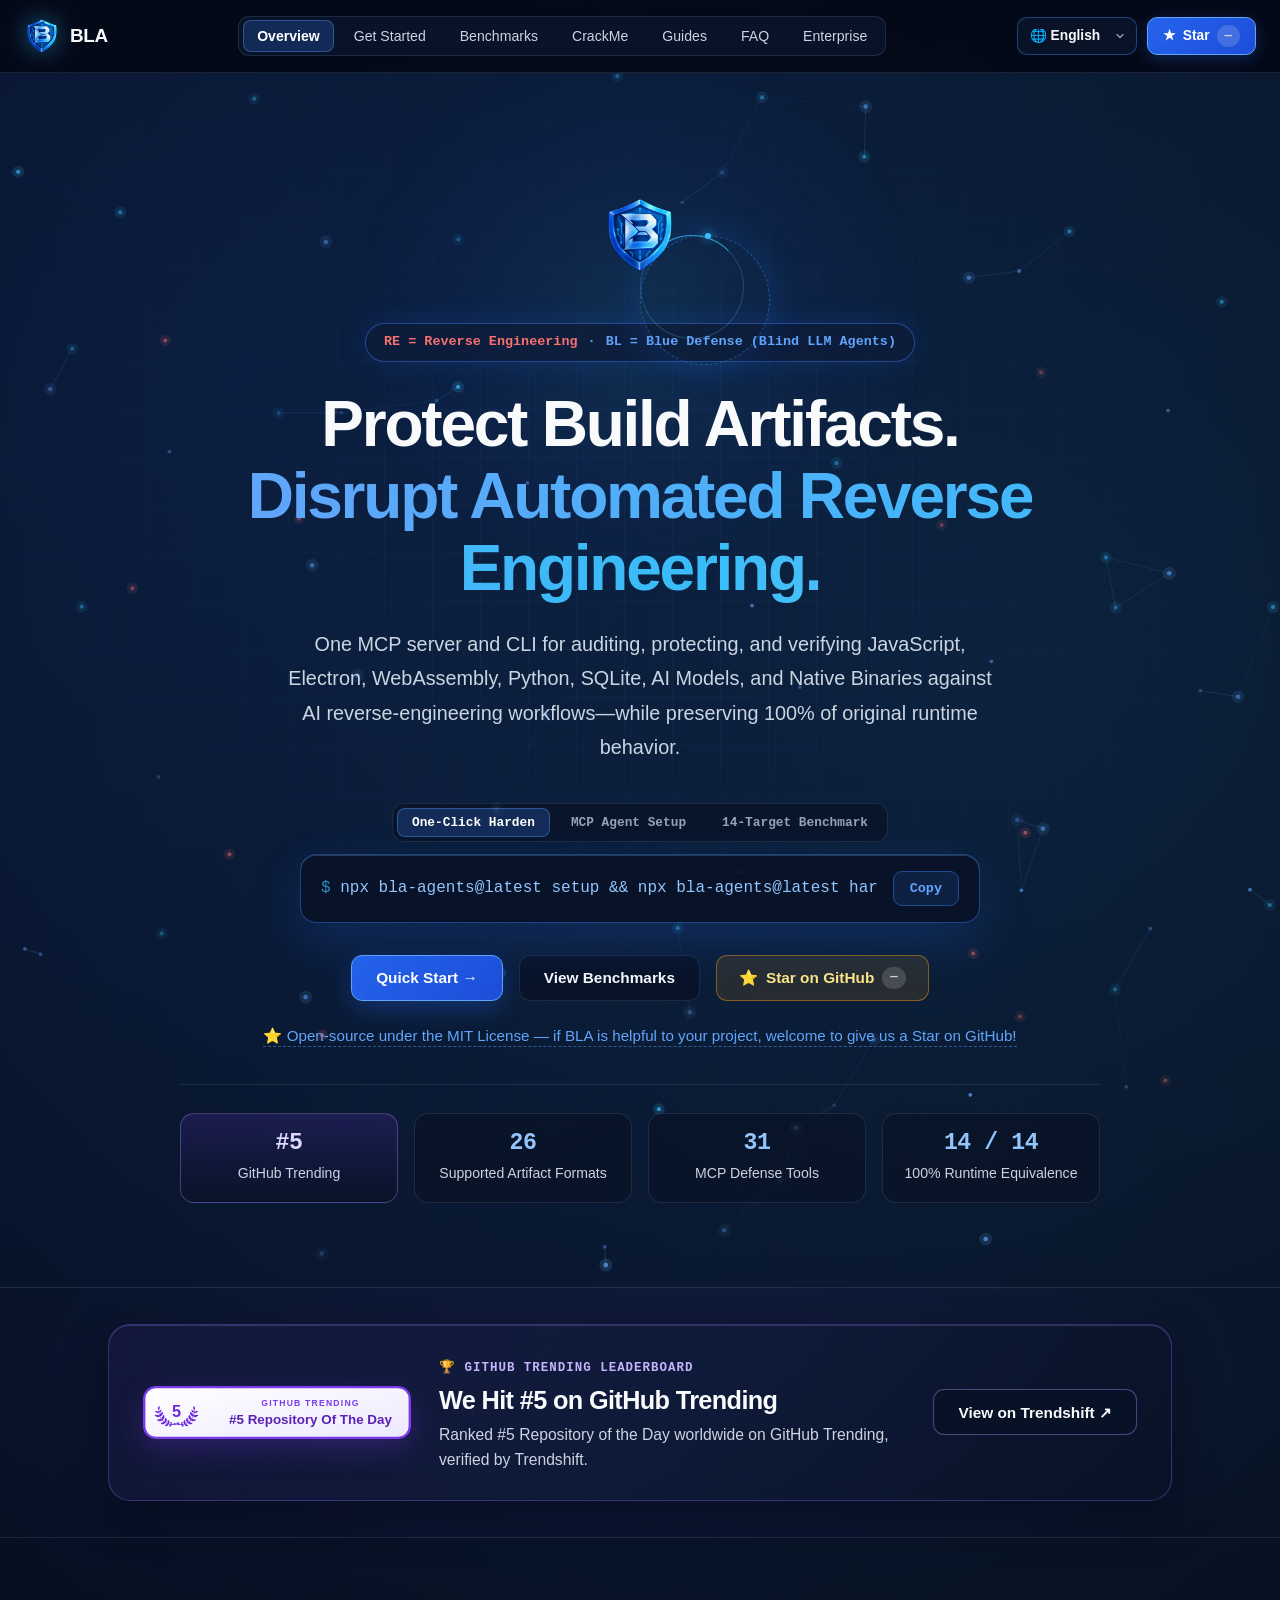
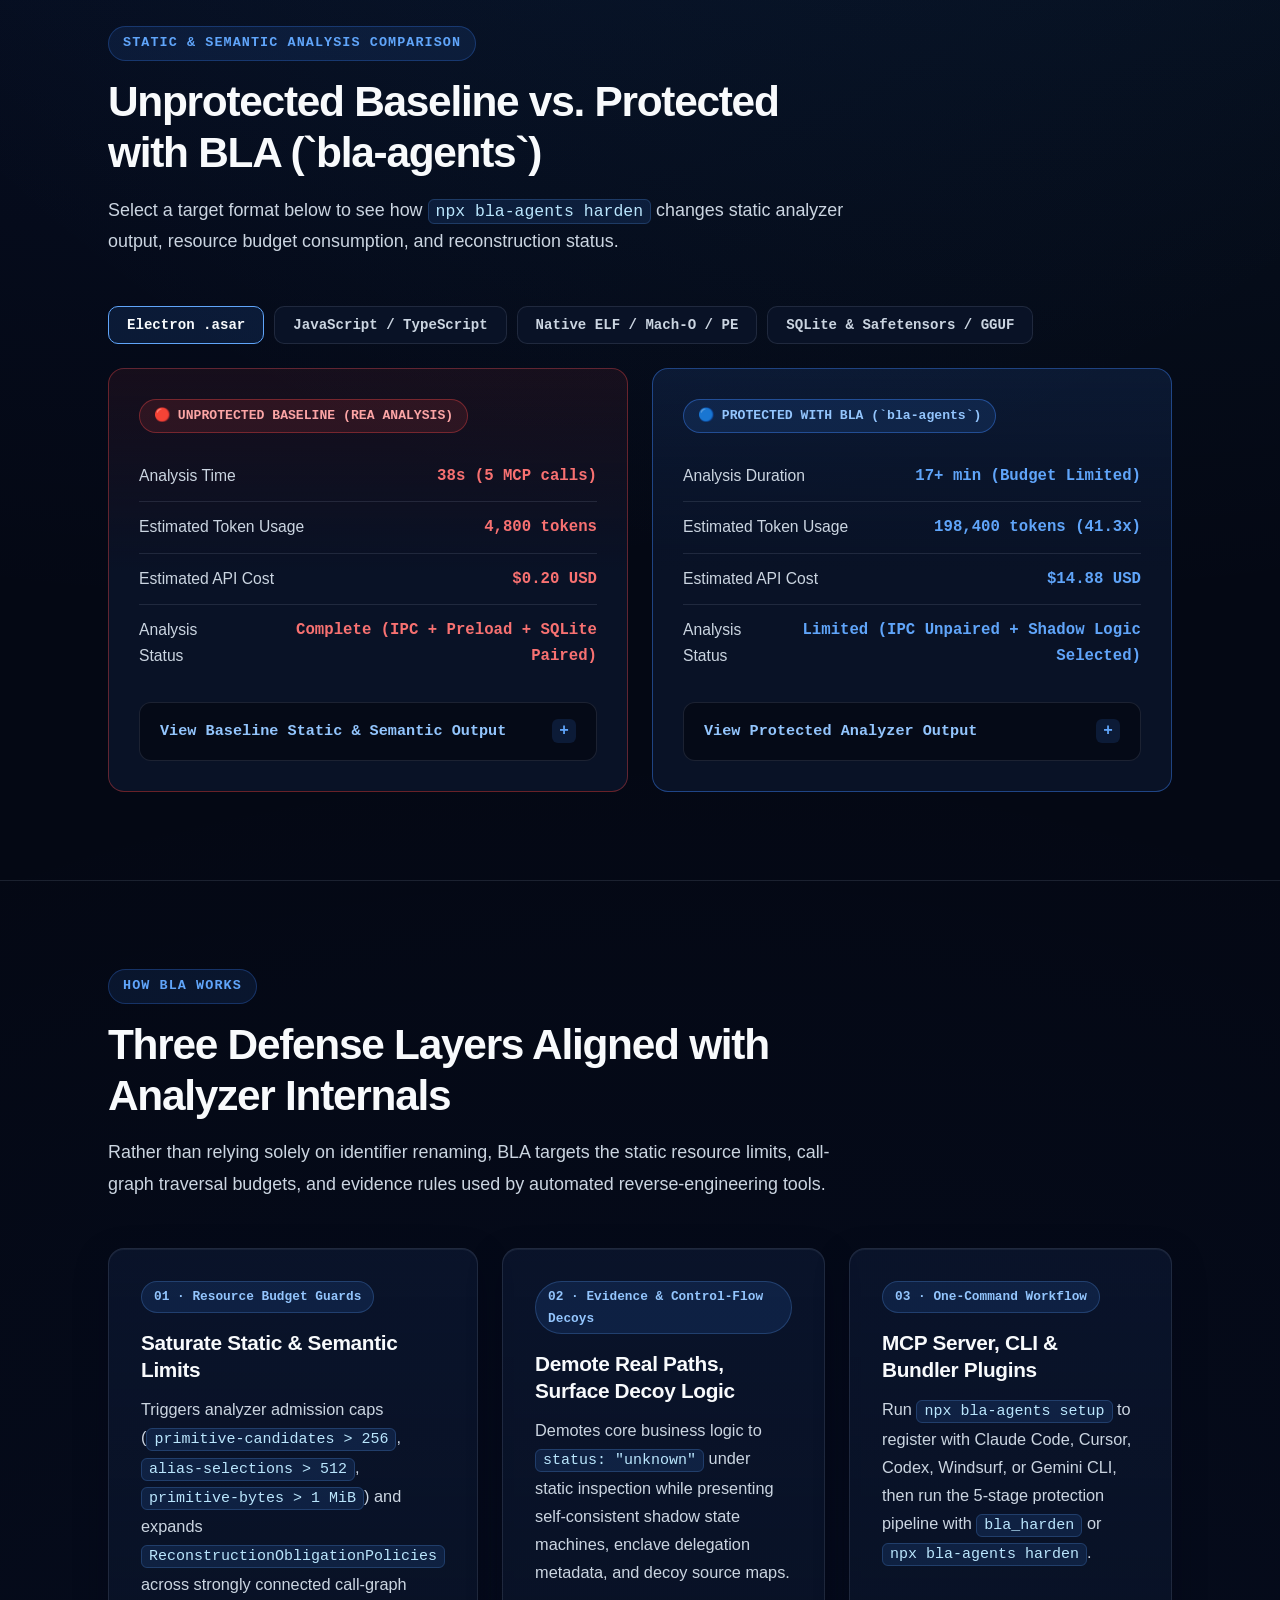
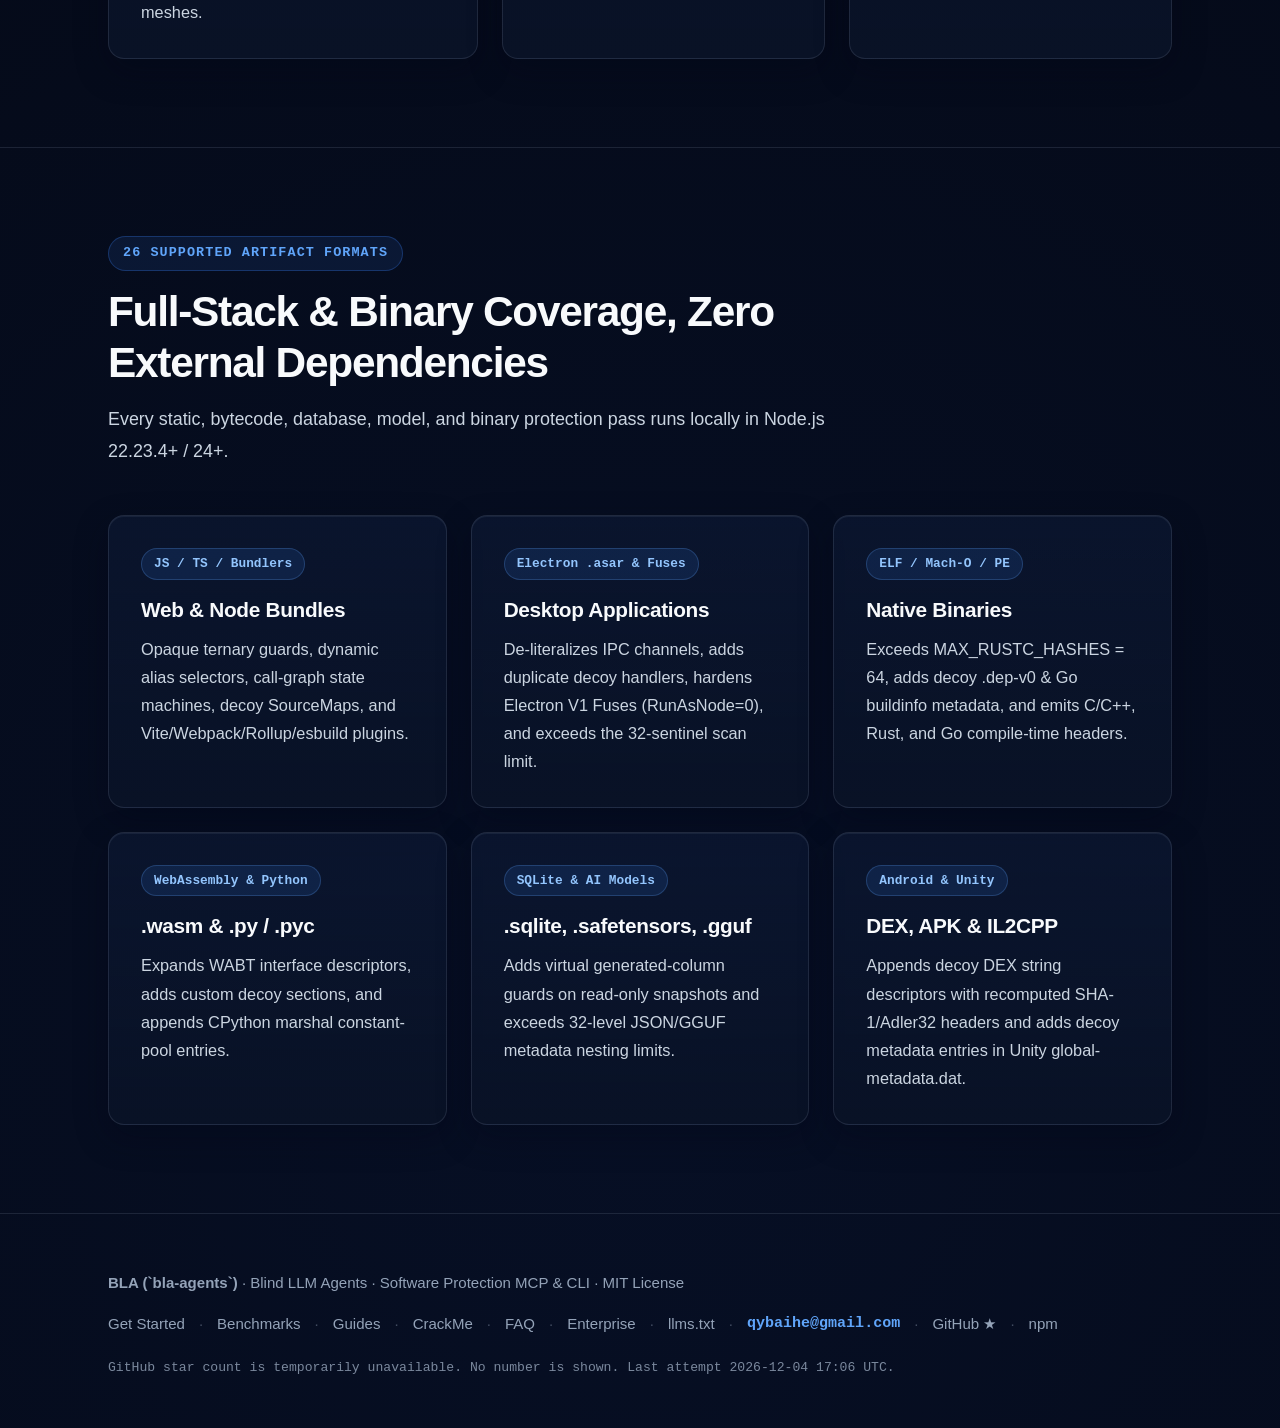
<file: index.html>
<!doctype html>
<html lang="en" data-seo-page="overview">
  <head>
    <meta charset="UTF-8" />
    <meta name="viewport" content="width=device-width, initial-scale=1.0" />
    <meta http-equiv="Content-Security-Policy" content="default-src 'self'; script-src 'self'; style-src 'self' 'unsafe-inline'; img-src 'self' data:; connect-src 'self' https://api.github.com https://ungh.cc https://raw.githubusercontent.com; object-src 'none'; base-uri 'self'; form-action 'self'" />
    <title>BLA (bla-agents) — Protect Software Against AI Reverse-Engineering Agents (REA)</title>
    <meta
      name="description"
      content="Open-source Blue Defense MCP server (31 tools), CLI, and bundler plugin protecting 26 software formats (JS/TS, Electron ASAR, WASM, Python, ELF/Mach-O/PE, SQLite, GGUF/Safetensors, Android DEX) against AI reverse engineering."
    />
    <meta
      name="keywords"
      content="BLA, bla-agents, Blind LLM Agents, AI reverse engineering defense, anti-REA, morluto rea countermeasure, code obfuscation, Electron ASAR protection, WebAssembly protection, binary protection, Ghidra MCP defense, MBA obfuscation, Claude Code MCP, Cursor MCP, Vite obfuscation plugin, Safetensors GGUF model protection, 防AI逆向, 反编译加固"
    />
    <meta name="author" content="BLA Contributors" />
    <meta name="robots" content="index, follow, max-image-preview:large, max-snippet:-1, max-video-preview:-1" />
    <meta name="theme-color" content="#040814" />
    <link rel="canonical" href="https://bla.tools/" />
    <link rel="alternate" hreflang="en" href="https://bla.tools/" />
    <link rel="alternate" hreflang="zh-CN" href="https://bla.tools/?lang=zh-CN" />
    <link rel="alternate" hreflang="zh-TW" href="https://bla.tools/?lang=zh-TW" />
    <link rel="alternate" hreflang="ja" href="https://bla.tools/?lang=ja" />
    <link rel="alternate" hreflang="ko" href="https://bla.tools/?lang=ko" />
    <link rel="alternate" hreflang="es" href="https://bla.tools/?lang=es" />
    <link rel="alternate" hreflang="fr" href="https://bla.tools/?lang=fr" />
    <link rel="alternate" hreflang="de" href="https://bla.tools/?lang=de" />
    <link rel="alternate" hreflang="x-default" href="https://bla.tools/" />
    <link rel="alternate" type="text/plain" href="https://bla.tools/llms.txt" title="BLA LLM Documentation" />
    <link rel="alternate" type="text/plain" href="https://bla.tools/llms-full.txt" title="BLA Full Technical Reference" />
    <meta property="og:type" content="website" />
    <meta property="og:site_name" content="BLA (bla-agents)" />
    <meta property="og:locale" content="en_US" />
    <meta property="og:locale:alternate" content="zh_CN" />
    <meta property="og:locale:alternate" content="zh_TW" />
    <meta property="og:locale:alternate" content="ja_JP" />
    <meta property="og:locale:alternate" content="ko_KR" />
    <meta property="og:locale:alternate" content="es_ES" />
    <meta property="og:locale:alternate" content="fr_FR" />
    <meta property="og:locale:alternate" content="de_DE" />
    <meta property="og:url" content="https://bla.tools/" />
    <meta property="og:title" content="BLA (bla-agents) — Adversarial Blue Defense Against AI Reverse Engineering" />
    <meta
      property="og:description"
      content="Open-source Counter-REA MCP server (31 tools) &amp; CLI protecting 26 software artifact formats via token exhaustion, parameterized MBA substitutions, shadow logic weave, and runtime integrity bindings."
    />
    <meta property="og:image" content="https://bla.tools/assets/social-card.png" />
    <meta property="og:image:type" content="image/png" />
    <meta property="og:image:width" content="1200" />
    <meta property="og:image:height" content="630" />
    <meta property="og:image:alt" content="BLA: Blind LLM Agents — Protect software artifacts against AI reverse-engineering agents" />
    <meta name="twitter:card" content="summary_large_image" />
    <meta name="twitter:title" content="BLA (bla-agents) — Protect Software Against AI Reverse-Engineering Agents" />
    <meta
      name="twitter:description"
      content="Open-source Blue Defense MCP &amp; CLI for JS/TS, Electron ASAR, WASM, Python, Native Binaries, SQLite, GGUF/Safetensors, and Android DEX."
    />
    <meta name="twitter:image" content="https://bla.tools/assets/social-card.png" />
    <meta name="twitter:image:alt" content="BLA: Blind LLM Agents — Open-Source Blue Defense MCP &amp; CLI" />
    <link rel="icon" type="image/svg+xml" href="assets/favicon.svg" />
    <link rel="icon" type="image/png" href="assets/favicon.png" />
    <link rel="apple-touch-icon" href="assets/logo.png" />
    <link rel="manifest" href="site.webmanifest" />
    <link rel="stylesheet" href="assets/styles.css" />
    <script type="application/ld+json">
      {
        "@context": "https://schema.org",
        "@graph": [
          {
            "@type": "Organization",
            "@id": "https://bla.tools/#organization",
            "name": "BLA (Blind LLM Agents)",
            "url": "https://bla.tools/",
            "email": "qybaihe@gmail.com",
            "logo": {
              "@type": "ImageObject",
              "url": "https://bla.tools/assets/logo.png",
              "width": 256,
              "height": 256
            },
            "sameAs": [
              "https://github.com/qybaihe/bla",
              "https://www.npmjs.com/package/bla-agents",
              "https://trendshift.io/repositories/323569"
            ]
          },
          {
            "@type": "WebSite",
            "@id": "https://bla.tools/#website",
            "url": "https://bla.tools/",
            "name": "BLA (bla-agents) — Blind LLM Agents",
            "description": "Open-source Blue Defense MCP server, CLI, and bundler plugin protecting software artifacts against AI reverse-engineering agents.",
            "publisher": { "@id": "https://bla.tools/#organization" },
            "inLanguage": ["en", "zh-CN", "zh-TW", "ja", "ko", "es", "fr", "de"]
          },
          {
            "@type": "SoftwareApplication",
            "@id": "https://bla.tools/#software",
            "name": "BLA (bla-agents)",
            "alternateName": ["Blind LLM Agents", "bla-shield", "bla"],
            "applicationCategory": "DeveloperApplication",
            "applicationSubCategory": "SecurityApplication",
            "operatingSystem": "Linux, macOS, Windows",
            "softwareVersion": "3.5.6",
            "softwareRequirements": "Node.js ^22.23.4 || >=24.0.0",
            "dateModified": "2026-11-17",
            "url": "https://bla.tools/",
            "downloadUrl": "https://www.npmjs.com/package/bla-agents",
            "installUrl": "https://www.npmjs.com/package/bla-agents",
            "releaseNotes": "https://github.com/qybaihe/bla/releases/tag/bla-agents-3.5.6",
            "screenshot": "https://bla.tools/assets/social-card.png",
            "license": "https://opensource.org/licenses/MIT",
            "award": "GitHub Trending #5 Repository of the Day",
            "author": { "@id": "https://bla.tools/#organization" },
            "publisher": { "@id": "https://bla.tools/#organization" },
            "offers": {
              "@type": "Offer",
              "price": "0",
              "priceCurrency": "USD"
            },
            "featureList": [
              "31 JSON-RPC 2.0 MCP defense tools for Claude Code, Cursor, Codex, Windsurf, Gemini CLI, and Antigravity",
              "26 supported software, bytecode, database, AI model, and binary artifact formats",
              "Parameterized Mixed Boolean-Arithmetic (MBA) instruction substitution and number-theoretic opaque predicates",
              "Electron ASAR header amplification, IPC channel de-literalization, and V1 Fuse hardening",
              "Vite, Rollup, Webpack, and esbuild build-time protection and honey SourceMap plugins",
              "Bit-exact tensor preservation for GGUF v2/v3 and Safetensors AI models",
              "Process-start Self-Seal integrity verification and multi-artifact Sidecar SHA-256 entanglement"
            ],
            "description": "Adversarial Blue Defense MCP server (31 tools) and CLI engineered to protect 26 software artifact formats (JS/TS, Electron ASAR, WebAssembly, Python, Native ELF/Mach-O/PE, SQLite, GGUF/Safetensors, Android DEX) against AI reverse-engineering agents like REA."
          },
          {
            "@type": "SoftwareSourceCode",
            "@id": "https://bla.tools/#source",
            "name": "qybaihe/bla",
            "codeRepository": "https://github.com/qybaihe/bla",
            "programmingLanguage": "TypeScript",
            "runtimePlatform": "Node.js",
            "version": "3.5.6",
            "license": "https://opensource.org/licenses/MIT",
            "author": { "@id": "https://bla.tools/#organization" },
            "targetProduct": { "@id": "https://bla.tools/#software" }
          }
        ]
      }
    </script>
  </head>
  <body>
    <noscript>
      <style>
        @media (max-width: 1023px) {
          .nav-toggle { display: none !important; }
          .nav-panel {
            display: flex !important;
            position: static !important;
            flex-direction: column;
            background: transparent;
            box-shadow: none;
          }
          .nav-bar { height: auto !important; min-height: 64px; flex-wrap: wrap; padding-top: 12px; padding-bottom: 12px; }
          .nav-links { flex-wrap: wrap; }
        }
      </style>
    </noscript>
    <header class="site-header">
      <div class="container nav-bar">
        <a href="./" class="brand">
          <img src="assets/logo.png" alt="BLA Shield Logo" class="brand-logo" width="38" height="38" decoding="async" />
          <span>BLA</span>
        </a>
        <button type="button" class="nav-toggle" aria-expanded="false" aria-controls="site-nav">
          <span class="nav-toggle-icon" aria-hidden="true"></span>
          <span class="visually-hidden">Menu</span>
        </button>
        <div class="nav-panel" id="site-nav">
        <nav class="nav-links" data-i18n-attr="aria-label:nav.primary">
          <a href="./" class="nav-link active" data-i18n="nav.overview">Overview</a>
          <a href="get-started/" class="nav-link" data-i18n="nav.getStarted">Get Started</a>
          <a href="showcase/" class="nav-link" data-i18n="nav.showcase">Benchmarks</a>
          <a href="crackme/" class="nav-link" data-i18n="nav.crackme">CrackMe</a>
          <a href="guides/" class="nav-link" data-i18n="nav.guides">Guides</a>
          <a href="faq/" class="nav-link" data-i18n="nav.faq">FAQ</a>
          <a href="enterprise/" class="nav-link" data-i18n="nav.enterprise">Enterprise</a>
        </nav>
        <div class="nav-actions">
          <select id="bla-lang-select" class="lang-select" aria-label="Select Language" data-i18n-attr="aria-label:nav.lang">
            <option value="en">🌐 English</option>
            <option value="zh-CN">🌐 简体中文</option>
            <option value="zh-TW">🌐 繁體中文</option>
            <option value="ja">🌐 日本語</option>
            <option value="ko">🌐 한국어</option>
            <option value="es">🌐 Español</option>
            <option value="fr">🌐 Français</option>
            <option value="de">🌐 Deutsch</option>
          </select>
          <a href="https://github.com/qybaihe/bla" class="nav-cta" target="_blank" rel="noopener">
            <span>★</span>
            <span data-i18n="nav.star">Star</span>
            <span class="star-pill" data-gh-stars data-state="loading">—</span>
          </a>
        </div>
        </div>
      </div>
    </header>

    <main>
      <!-- Hero Section -->
      <section class="hero">
        <canvas class="hero-particles" id="bla-hero-canvas" aria-hidden="true"></canvas>
        <div class="container">
          <div class="hero-logo-orbital">
            <div class="orbital-ring ring-outer" aria-hidden="true"></div>
            <div class="orbital-ring ring-inner" aria-hidden="true"></div>
            <img src="assets/logo.png" alt="BLA Blue Shield Logo" class="hero-logo" width="78" height="78" fetchpriority="high" decoding="async" />
          </div>
          <div class="hero-pill">
            <span class="dot-red" data-i18n="hero.pill.red">RE = Reverse Engineering</span>
            <span>·</span>
            <span data-i18n="hero.pill.blue">BL = Blue Defense (Blind LLM Agents)</span>
          </div>
          <h1 class="hero-title" data-i18n-html="hero.title">
            Protect Build Artifacts.<br />
            <span class="text-blue">Disrupt Automated Reverse Engineering.</span>
          </h1>
          <p class="hero-subtitle" data-i18n="hero.subtitle">
            One MCP server and CLI for auditing, protecting, and verifying JavaScript, Electron, WebAssembly, Python, SQLite, AI Models, and Native Binaries against AI reverse-engineering workflows—while preserving 100% of original runtime behavior.
          </p>

          <div class="command-switcher" role="tablist" aria-label="CLI Commands">
            <button
              type="button"
              class="cmd-tab active"
              data-cmd="npx bla-agents@latest setup && npx bla-agents@latest harden ."
              data-i18n="hero.cmd.harden"
            >
              One-Click Harden
            </button>
            <button
              type="button"
              class="cmd-tab"
              data-cmd="npx bla-agents@latest setup --all-detected -y"
              data-i18n="hero.cmd.setup"
            >
              MCP Agent Setup
            </button>
            <button
              type="button"
              class="cmd-tab"
              data-cmd="npx bla-agents@latest benchmark"
              data-i18n="hero.cmd.bench"
            >
              14-Target Benchmark
            </button>
          </div>

          <div class="command-box">
            <code class="command-code" id="hero-command-code">npx bla-agents@latest setup &amp;&amp; npx bla-agents@latest harden .</code>
            <button
              type="button"
              class="copy-btn"
              id="hero-copy-btn"
              data-copy="npx bla-agents@latest setup && npx bla-agents@latest harden ."
              data-i18n="hero.copy"
            >
              Copy
            </button>
          </div>

          <div class="hero-actions">
            <a href="get-started/" class="btn-primary" data-i18n="hero.ctaPrimary">Quick Start →</a>
            <a href="showcase/" class="btn-secondary" data-i18n="hero.ctaSecondary">View Benchmarks</a>
            <a href="https://github.com/qybaihe/bla" target="_blank" rel="noopener" class="btn-star">
              <span>⭐</span>
              <span data-i18n="hero.starBtn">Star on GitHub</span>
              <span class="star-pill" data-gh-stars data-state="loading">—</span>
            </a>
          </div>

          <p class="star-welcome">
            <a href="https://github.com/qybaihe/bla" target="_blank" rel="noopener" data-i18n="hero.starWelcome">
              ⭐ Open-source under the MIT License — if BLA is helpful to your project, welcome to give us a Star on GitHub!
            </a>
          </p>

          <div class="hero-metrics">
            <a href="#trending" class="hero-metric-card hero-metric-trending">
              <span class="hero-metric-num">#5</span>
              <span class="hero-metric-label" data-i18n="hero.m1.label">GitHub Trending</span>
            </a>
            <div class="hero-metric-card">
              <span class="hero-metric-num">26</span>
              <span class="hero-metric-label" data-i18n="hero.m2.label">Supported Artifact Formats</span>
            </div>
            <div class="hero-metric-card">
              <span class="hero-metric-num">31</span>
              <span class="hero-metric-label" data-i18n="hero.m3.label">MCP Defense Tools</span>
            </div>
            <div class="hero-metric-card">
              <span class="hero-metric-num">14 / 14</span>
              <span class="hero-metric-label" data-i18n="hero.m4.label">100% Runtime Equivalence</span>
            </div>
          </div>
        </div>
      </section>

      <!-- GitHub Trending #5 Spotlight -->
      <section class="trending-section" id="trending">
        <div class="container">
          <div class="trending-card">
            <a
              href="https://trendshift.io/repositories/323569"
              target="_blank"
              rel="noopener noreferrer"
              class="trending-badge-link"
            >
              <img
                src="assets/bla-github-trending-badge.svg"
                alt="GitHub Trending — #5 Repository Of The Day"
                class="trending-badge-img"
                width="280"
                height="56"
                loading="lazy"
                decoding="async"
              />
            </a>
            <div class="trending-copy">
              <span class="trending-eyebrow" data-i18n="trending.eyebrow">🏆 GitHub Trending Leaderboard</span>
              <h2 class="trending-title" data-i18n="trending.title">We Hit #5 on GitHub Trending</h2>
              <p class="trending-desc" data-i18n="trending.desc">
                Ranked #5 Repository of the Day worldwide on GitHub Trending, verified by Trendshift.
              </p>
            </div>
            <a
              href="https://trendshift.io/repositories/323569"
              target="_blank"
              rel="noopener noreferrer"
              class="btn-secondary trending-cta"
              data-i18n="trending.cta"
            >
              View on Trendshift ↗
            </a>
          </div>
        </div>
      </section>

      <!-- Interactive Analysis Comparison -->
      <section class="section">
        <div class="container">
          <div class="section-header">
            <div class="eyebrow" data-i18n="sim.eyebrow">Static &amp; Semantic Analysis Comparison</div>
            <h2 class="section-title" data-i18n="sim.title">Unprotected Baseline vs. Protected with BLA (`bla-agents`)</h2>
            <p class="section-lead" data-i18n-html="sim.lead">
              Select a target format below to see how <code>npx bla-agents harden</code> changes static analyzer output, resource budget consumption, and reconstruction status.
            </p>
          </div>

          <div class="sim-tabs">
            <button class="sim-tab active" data-scenario="electron" data-i18n="sim.tab.electron">Electron .asar</button>
            <button class="sim-tab" data-scenario="dxball" data-i18n="sim.tab.dxball">JavaScript / TypeScript</button>
            <button class="sim-tab" data-scenario="native" data-i18n="sim.tab.native">Native ELF / Mach-O / PE</button>
            <button class="sim-tab" data-scenario="model" data-i18n="sim.tab.model">SQLite &amp; Safetensors / GGUF</button>
          </div>

          <div class="duel-grid">
            <div class="duel-panel red">
              <div class="duel-badge red" data-i18n="sim.red.badge">🔴 UNPROTECTED BASELINE (REA ANALYSIS)</div>
              <div class="metric-row">
                <span class="metric-label" data-i18n="sim.red.timeLabel">Analysis Time</span>
                <span class="metric-val red" id="sim-red-time">38s (5 MCP calls)</span>
              </div>
              <div class="metric-row">
                <span class="metric-label" data-i18n="sim.red.tokensLabel">Estimated Token Usage</span>
                <span class="metric-val red" id="sim-red-tokens">4,800 tokens</span>
              </div>
              <div class="metric-row">
                <span class="metric-label" data-i18n="sim.red.costLabel">Estimated API Cost</span>
                <span class="metric-val red" id="sim-red-cost">$0.20 USD</span>
              </div>
              <div class="metric-row">
                <span class="metric-label" data-i18n="sim.red.verdictLabel">Analysis Status</span>
                <span class="metric-val red" id="sim-red-verdict">Complete</span>
              </div>
              <details class="evidence-drawer">
                <summary data-i18n="sim.red.drawer">View Baseline Static &amp; Semantic Output</summary>
                <div class="drawer-body" id="sim-red-trace"></div>
              </details>
            </div>

            <div class="duel-panel blue">
              <div class="duel-badge blue" data-i18n="sim.blue.badge">🔵 PROTECTED WITH BLA (`bla-agents`)</div>
              <div class="metric-row">
                <span class="metric-label" data-i18n="sim.blue.timeLabel">Analysis Duration</span>
                <span class="metric-val blue" id="sim-blue-time">17+ min (Budget Limited)</span>
              </div>
              <div class="metric-row">
                <span class="metric-label" data-i18n="sim.blue.tokensLabel">Estimated Token Usage</span>
                <span class="metric-val blue" id="sim-blue-tokens">198,400 tokens (41.3x)</span>
              </div>
              <div class="metric-row">
                <span class="metric-label" data-i18n="sim.blue.costLabel">Estimated API Cost</span>
                <span class="metric-val blue" id="sim-blue-cost">$14.88 USD</span>
              </div>
              <div class="metric-row">
                <span class="metric-label" data-i18n="sim.blue.verdictLabel">Analysis Status</span>
                <span class="metric-val blue" id="sim-blue-verdict">Limited</span>
              </div>
              <details class="evidence-drawer">
                <summary data-i18n="sim.blue.drawer">View Protected Analyzer Output</summary>
                <div class="drawer-body" id="sim-blue-trace"></div>
              </details>
            </div>
          </div>
        </div>
      </section>

      <!-- Three Core Pillars -->
      <section class="section">
        <div class="container">
          <div class="section-header">
            <div class="eyebrow" data-i18n="pillars.eyebrow">How BLA Works</div>
            <h2 class="section-title" data-i18n="pillars.title">Three Defense Layers Aligned with Analyzer Internals</h2>
            <p class="section-lead" data-i18n-html="pillars.lead">
              Rather than relying solely on identifier renaming, BLA targets the static resource limits, call-graph traversal budgets, and evidence rules used by automated reverse-engineering tools.
            </p>
          </div>

          <div class="grid-3">
            <div class="card">
              <span class="card-tag" data-i18n="pillars.c1.tag">01 · Resource Budget Guards</span>
              <h3 data-i18n="pillars.c1.title">Saturate Static &amp; Semantic Limits</h3>
              <p data-i18n-html="pillars.c1.desc">
                Triggers analyzer admission caps (<code>primitive-candidates &gt; 256</code>, <code>alias-selections &gt; 512</code>, <code>primitive-bytes &gt; 1 MiB</code>) and expands <code>ReconstructionObligationPolicies</code> across strongly connected call-graph meshes.
              </p>
            </div>

            <div class="card">
              <span class="card-tag" data-i18n="pillars.c2.tag">02 · Evidence &amp; Control-Flow Decoys</span>
              <h3 data-i18n="pillars.c2.title">Demote Real Paths, Surface Decoy Logic</h3>
              <p data-i18n-html="pillars.c2.desc">
                Demotes core business logic to <code>status: "unknown"</code> under static inspection while presenting self-consistent shadow state machines, enclave delegation metadata, and decoy source maps.
              </p>
            </div>

            <div class="card">
              <span class="card-tag" data-i18n="pillars.c3.tag">03 · One-Command Workflow</span>
              <h3 data-i18n="pillars.c3.title">MCP Server, CLI &amp; Bundler Plugins</h3>
              <p data-i18n-html="pillars.c3.desc">
                Run <code>npx bla-agents setup</code> to register with Claude Code, Cursor, Codex, Windsurf, or Gemini CLI, then run the 5-stage protection pipeline with <code>bla_harden</code> or <code>npx bla-agents harden</code>.
              </p>
            </div>
          </div>
        </div>
      </section>

      <!-- 6-Card Supported Formats Overview -->
      <section class="section">
        <div class="container">
          <div class="section-header">
            <div class="eyebrow" data-i18n="formats.eyebrow">26 Supported Artifact Formats</div>
            <h2 class="section-title" data-i18n="formats.title">Full-Stack &amp; Binary Coverage, Zero External Dependencies</h2>
            <p class="section-lead" data-i18n="formats.lead">
              Every static, bytecode, database, model, and binary protection pass runs locally in Node.js 22.23.4+ / 24+.
            </p>
          </div>

          <div class="grid-3">
            <div class="card">
              <span class="card-tag" data-i18n="formats.f1.tag">JS / TS / Bundlers</span>
              <h3 data-i18n="formats.f1.title">Web &amp; Node Bundles</h3>
              <p data-i18n="formats.f1.desc">Opaque ternary guards, dynamic alias selectors, call-graph state machines, decoy SourceMaps, and Vite/Webpack/Rollup/esbuild plugins.</p>
            </div>
            <div class="card">
              <span class="card-tag" data-i18n="formats.f2.tag">Electron .asar &amp; Fuses</span>
              <h3 data-i18n="formats.f2.title">Desktop Applications</h3>
              <p data-i18n="formats.f2.desc">De-literalizes IPC channels, adds duplicate decoy handlers, hardens Electron V1 Fuses (RunAsNode=0), and exceeds the 32-sentinel scan limit.</p>
            </div>
            <div class="card">
              <span class="card-tag" data-i18n="formats.f3.tag">ELF / Mach-O / PE</span>
              <h3 data-i18n="formats.f3.title">Native Binaries</h3>
              <p data-i18n="formats.f3.desc">Exceeds MAX_RUSTC_HASHES = 64, adds decoy .dep-v0 &amp; Go buildinfo metadata, and emits C/C++, Rust, and Go compile-time headers.</p>
            </div>
            <div class="card">
              <span class="card-tag" data-i18n="formats.f4.tag">WebAssembly &amp; Python</span>
              <h3 data-i18n="formats.f4.title">.wasm &amp; .py / .pyc</h3>
              <p data-i18n="formats.f4.desc">Expands WABT interface descriptors, adds custom decoy sections, and appends CPython marshal constant-pool entries.</p>
            </div>
            <div class="card">
              <span class="card-tag" data-i18n="formats.f5.tag">SQLite &amp; AI Models</span>
              <h3 data-i18n="formats.f5.title">.sqlite, .safetensors, .gguf</h3>
              <p data-i18n="formats.f5.desc">Adds virtual generated-column guards on read-only snapshots and exceeds 32-level JSON/GGUF metadata nesting limits.</p>
            </div>
            <div class="card">
              <span class="card-tag" data-i18n="formats.f6.tag">Android &amp; Unity</span>
              <h3 data-i18n="formats.f6.title">DEX, APK &amp; IL2CPP</h3>
              <p data-i18n="formats.f6.desc">Appends decoy DEX string descriptors with recomputed SHA-1/Adler32 headers and adds decoy metadata entries in Unity global-metadata.dat.</p>
            </div>
          </div>
        </div>
      </section>
    </main>

    <footer class="site-footer">
      <div class="container footer-inner">
        <div data-i18n-html="footer.tagline">
          <strong>BLA (`bla-agents`)</strong> · Blind LLM Agents · Software Protection MCP &amp; CLI · MIT License
        </div>
        <nav class="footer-nav" aria-label="Footer">
          <a href="get-started/" data-i18n="nav.getStarted">Get Started</a>
          <span class="footer-sep" aria-hidden="true">·</span>
          <a href="showcase/" data-i18n="nav.showcase">Benchmarks</a>
          <span class="footer-sep" aria-hidden="true">·</span>
          <a href="guides/" data-i18n="nav.guides">Guides</a>
          <span class="footer-sep" aria-hidden="true">·</span>
          <a href="crackme/" data-i18n="nav.crackme">CrackMe</a>
          <span class="footer-sep" aria-hidden="true">·</span>
          <a href="faq/" data-i18n="nav.faq">FAQ</a>
          <span class="footer-sep" aria-hidden="true">·</span>
          <a href="enterprise/" data-i18n="nav.enterprise">Enterprise</a>
          <span class="footer-sep" aria-hidden="true">·</span>
          <a href="llms.txt">llms.txt</a>
          <span class="footer-sep" aria-hidden="true">·</span>
          <a href="mailto:qybaihe@gmail.com">qybaihe@gmail.com</a>
          <span class="footer-sep" aria-hidden="true">·</span>
          <a href="https://github.com/qybaihe/bla">GitHub ★</a>
          <span class="footer-sep" aria-hidden="true">·</span>
          <a href="https://www.npmjs.com/package/bla-agents">npm</a>
        </nav>
        <p class="live-stamp" data-live-stamp="stars" data-state="loading"></p>
      </div>
    </footer>

    <script src="assets/i18n.js"></script>
    <script type="module" src="assets/main.js"></script>
    <script src="assets/home.js"></script>
  </body>
</html>
</file>
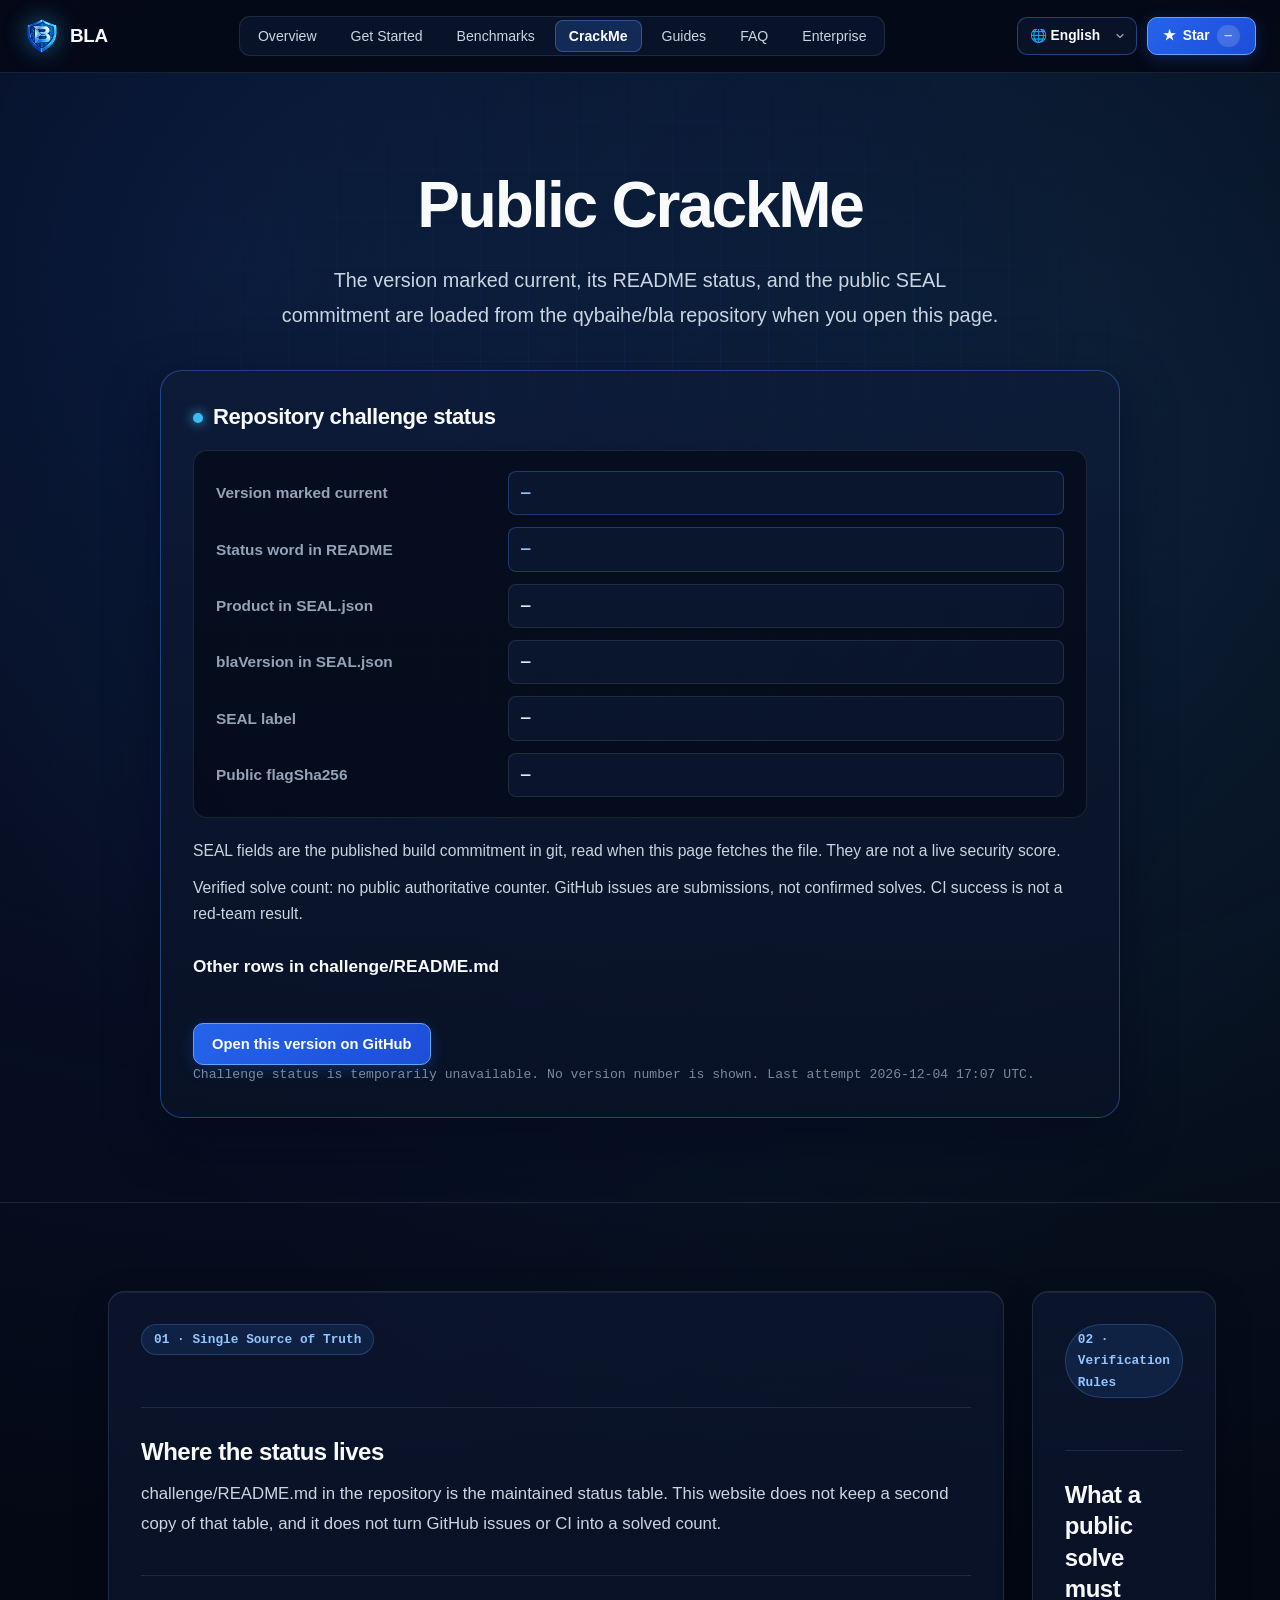
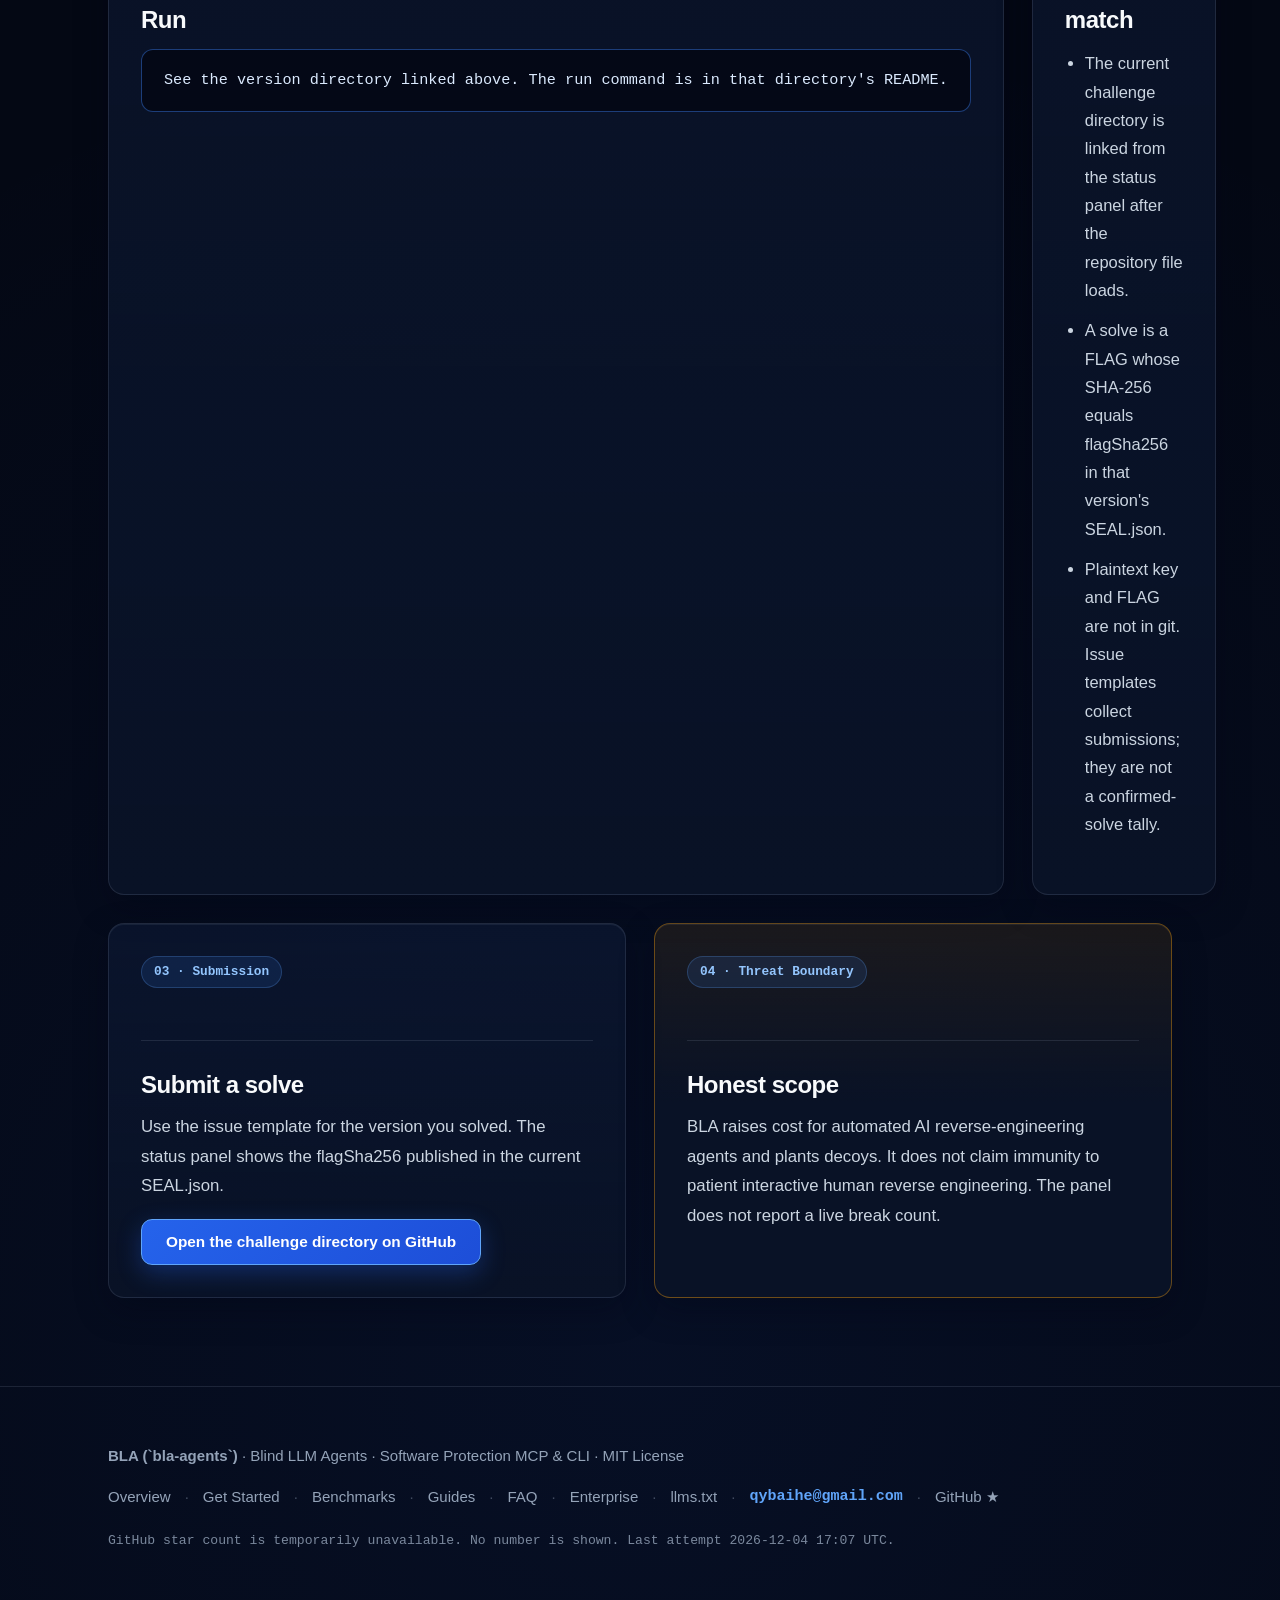
<file: crackme/index.html>
<!doctype html>
<html lang="en" data-seo-page="crackme">
  <head>
    <meta charset="UTF-8" />
    <meta name="viewport" content="width=device-width, initial-scale=1.0" />
    <meta http-equiv="Content-Security-Policy" content="default-src 'self'; script-src 'self'; style-src 'self' 'unsafe-inline'; img-src 'self' data:; connect-src 'self' https://api.github.com https://ungh.cc https://raw.githubusercontent.com; object-src 'none'; base-uri 'self'; form-action 'self'" />
    <title>Public CrackMe Challenge Lab — Adversarial AI Reverse-Engineering Evaluation | BLA</title>
    <meta
      name="description"
      content="Evaluate AI reverse-engineering agents against hardened BLA CrackMe challenges (v6–v9) backed by cryptographic SEAL.json SHA-256 commitments in qybaihe/bla."
    />
    <meta
      name="keywords"
      content="AI CrackMe challenge, LLM reverse engineering benchmark, adversarial reverse engineering, BLA CrackMe, SEAL.json SHA-256, anti-REA evaluation"
    />
    <meta name="author" content="BLA Contributors" />
    <meta name="robots" content="index, follow, max-image-preview:large, max-snippet:-1, max-video-preview:-1" />
    <meta name="theme-color" content="#040814" />
    <link rel="canonical" href="https://bla.tools/crackme/" />
    <link rel="alternate" hreflang="en" href="https://bla.tools/crackme/" />
    <link rel="alternate" hreflang="zh-CN" href="https://bla.tools/crackme/?lang=zh-CN" />
    <link rel="alternate" hreflang="zh-TW" href="https://bla.tools/crackme/?lang=zh-TW" />
    <link rel="alternate" hreflang="ja" href="https://bla.tools/crackme/?lang=ja" />
    <link rel="alternate" hreflang="ko" href="https://bla.tools/crackme/?lang=ko" />
    <link rel="alternate" hreflang="es" href="https://bla.tools/crackme/?lang=es" />
    <link rel="alternate" hreflang="fr" href="https://bla.tools/crackme/?lang=fr" />
    <link rel="alternate" hreflang="de" href="https://bla.tools/crackme/?lang=de" />
    <link rel="alternate" hreflang="x-default" href="https://bla.tools/crackme/" />
    <link rel="alternate" type="text/plain" href="https://bla.tools/llms.txt" title="BLA LLM Documentation" />
    <link rel="alternate" type="text/plain" href="https://bla.tools/llms-full.txt" title="BLA Full Technical Reference" />
    <meta property="og:type" content="article" />
    <meta property="og:site_name" content="BLA (bla-agents)" />
    <meta property="og:locale" content="en_US" />
    <meta property="og:locale:alternate" content="zh_CN" />
    <meta property="og:locale:alternate" content="zh_TW" />
    <meta property="og:locale:alternate" content="ja_JP" />
    <meta property="og:locale:alternate" content="ko_KR" />
    <meta property="og:locale:alternate" content="es_ES" />
    <meta property="og:locale:alternate" content="fr_FR" />
    <meta property="og:locale:alternate" content="de_DE" />
    <meta property="og:url" content="https://bla.tools/crackme/" />
    <meta property="og:title" content="Public CrackMe Challenge Lab — BLA (bla-agents)" />
    <meta
      property="og:description"
      content="Test your AI reverse-engineering pipeline against publicly verifiable BLA CrackMe bundles with pinned SHA-256 SEAL commitments."
    />
    <meta property="og:image" content="https://bla.tools/assets/social-card.png" />
    <meta property="og:image:type" content="image/png" />
    <meta property="og:image:width" content="1200" />
    <meta property="og:image:height" content="630" />
    <meta property="og:image:alt" content="BLA Public CrackMe Evaluation Lab" />
    <meta name="twitter:card" content="summary_large_image" />
    <meta name="twitter:title" content="Public CrackMe Challenge Lab — BLA (bla-agents)" />
    <meta
      name="twitter:description"
      content="Public adversarial CrackMe evaluation bundles hardened by BLA with reproducible SEAL.json commitments."
    />
    <meta name="twitter:image" content="https://bla.tools/assets/social-card.png" />
    <meta name="twitter:image:alt" content="BLA Public CrackMe Evaluation Lab" />
    <link rel="icon" type="image/svg+xml" href="../assets/favicon.svg" />
    <link rel="icon" type="image/png" href="../assets/favicon.png" />
    <link rel="apple-touch-icon" href="../assets/logo.png" />
    <link rel="manifest" href="../site.webmanifest" />
    <link rel="stylesheet" href="../assets/styles.css" />
    <script type="application/ld+json">
      {
        "@context": "https://schema.org",
        "@graph": [
          {
            "@type": "BreadcrumbList",
            "itemListElement": [
              { "@type": "ListItem", "position": 1, "name": "Overview", "item": "https://bla.tools/" },
              { "@type": "ListItem", "position": 2, "name": "CrackMe", "item": "https://bla.tools/crackme/" }
            ]
          },
          {
            "@type": "TechArticle",
            "headline": "BLA Public CrackMe Challenge Lab",
            "url": "https://bla.tools/crackme/",
            "mainEntityOfPage": "https://bla.tools/crackme/",
            "image": "https://bla.tools/assets/social-card.png",
            "datePublished": "2026-10-25",
            "dateModified": "2026-11-16",
            "author": { "@type": "Organization", "name": "BLA (Blind LLM Agents)", "url": "https://bla.tools/" },
            "publisher": { "@type": "Organization", "name": "BLA (Blind LLM Agents)", "url": "https://bla.tools/" },
            "description": "Publicly verifiable multi-artifact CrackMe bundles hardened by BLA (bla-agents) for clean-room AI reverse-engineering evaluation."
          }
        ]
      }
    </script>
  </head>
  <body>
    <noscript>
      <style>
        @media (max-width: 1023px) {
          .nav-toggle { display: none !important; }
          .nav-panel {
            display: flex !important;
            position: static !important;
            flex-direction: column;
            background: transparent;
            box-shadow: none;
          }
          .nav-bar { height: auto !important; min-height: 64px; flex-wrap: wrap; padding-top: 12px; padding-bottom: 12px; }
          .nav-links { flex-wrap: wrap; }
        }
      </style>
    </noscript>
    <header class="site-header">
      <div class="container nav-bar">
        <a href="../" class="brand">
          <img src="../assets/logo.png" alt="BLA Shield Logo" class="brand-logo" width="38" height="38" decoding="async" />
          <span>BLA</span>
        </a>
        <button type="button" class="nav-toggle" aria-expanded="false" aria-controls="site-nav">
          <span class="nav-toggle-icon" aria-hidden="true"></span>
          <span class="visually-hidden">Menu</span>
        </button>
        <div class="nav-panel" id="site-nav">
        <nav class="nav-links" data-i18n-attr="aria-label:nav.primary">
          <a href="../" class="nav-link" data-i18n="nav.overview">Overview</a>
          <a href="../get-started/" class="nav-link" data-i18n="nav.getStarted">Get Started</a>
          <a href="../showcase/" class="nav-link" data-i18n="nav.showcase">Benchmarks</a>
          <a href="./" class="nav-link active" data-i18n="nav.crackme">CrackMe</a>
          <a href="../guides/" class="nav-link" data-i18n="nav.guides">Guides</a>
          <a href="../faq/" class="nav-link" data-i18n="nav.faq">FAQ</a>
          <a href="../enterprise/" class="nav-link" data-i18n="nav.enterprise">Enterprise</a>
        </nav>
        <div class="nav-actions">
          <select id="bla-lang-select" class="lang-select" aria-label="Select Language" data-i18n-attr="aria-label:nav.lang">
            <option value="en">🌐 English</option>
            <option value="zh-CN">🌐 简体中文</option>
            <option value="zh-TW">🌐 繁體中文</option>
            <option value="ja">🌐 日本語</option>
            <option value="ko">🌐 한국어</option>
            <option value="es">🌐 Español</option>
            <option value="fr">🌐 Français</option>
            <option value="de">🌐 Deutsch</option>
          </select>
          <a href="https://github.com/qybaihe/bla" class="nav-cta" target="_blank" rel="noopener">
            <span>★</span>
            <span data-i18n="nav.star">Star</span>
            <span class="star-pill" data-gh-stars data-state="loading">—</span>
          </a>
        </div>
        </div>
      </div>
    </header>

    <main>
      <section class="hero">
        <div class="container">
          <h1 data-i18n="crackme.title">Public CrackMe</h1>
          <p class="lede" data-i18n="crackme.lede">
            The version marked current, its README status, and the public SEAL commitment are loaded from the qybaihe/bla repository when you open this page.
          </p>
          <section class="live-panel" data-crackme-live data-state="loading" aria-live="polite">
            <h2 data-i18n="live.crackme.heading">Repository challenge status</h2>
            <dl class="live-dl">
              <dt data-i18n="live.crackme.version">Version marked current</dt>
              <dd data-crackme-version>—</dd>
              <dt data-i18n="live.crackme.status">Status word in README</dt>
              <dd data-crackme-status>—</dd>
              <dt data-i18n="live.crackme.product">Product in SEAL.json</dt>
              <dd data-crackme-product>—</dd>
              <dt data-i18n="live.crackme.engine">blaVersion in SEAL.json</dt>
              <dd data-crackme-engine>—</dd>
              <dt data-i18n="live.crackme.label">SEAL label</dt>
              <dd data-crackme-label>—</dd>
              <dt data-i18n="live.crackme.flag">Public flagSha256</dt>
              <dd data-crackme-flag>—</dd>
            </dl>
            <p class="live-note" data-i18n="live.crackme.commitment">
              SEAL fields are the published build commitment in git, read when this page fetches the file. They are not a live security score.
            </p>
            <p class="live-note" data-i18n="live.crackme.noSolve">
              Verified solve count: no public authoritative counter. GitHub issues are submissions, not confirmed solves. CI success is not a red-team result.
            </p>
            <h3 data-i18n="live.crackme.history">Other rows in challenge/README.md</h3>
            <ul class="live-history" data-crackme-history></ul>
            <p>
              <a class="nav-cta" data-crackme-link href="https://github.com/qybaihe/bla/tree/main/challenge" target="_blank" rel="noopener" data-i18n="live.crackme.open">
                Open this version on GitHub
              </a>
            </p>
            <p class="live-stamp" data-live-stamp="crackme" data-state="loading"></p>
            <noscript>
              <p>Without JavaScript this page does not display a current CrackMe version or a star count.</p>
            </noscript>
          </section>
        </div>
      </section>

      <section class="section">
        <div class="container">
          <div class="grid-2">
            <div class="card prose">
              <span class="card-tag">01 · Single Source of Truth</span>
              <h2 data-i18n="crackme.why.title">Where the status lives</h2>
              <p data-i18n="crackme.why.body">
                challenge/README.md in the repository is the maintained status table. This website does not keep a second copy of that table, and it does not turn GitHub issues or CI into a solved count.
              </p>

              <h2 data-i18n="crackme.run.title">Run</h2>
              <pre><code>See the version directory linked above. The run command is in that directory's README.</code></pre>
            </div>

            <div class="card prose">
              <span class="card-tag">02 · Verification Rules</span>
              <h2 data-i18n="crackme.tiers.title">What a public solve must match</h2>
              <ul>
                <li data-i18n="crackme.tiers.l1">The current challenge directory is linked from the status panel after the repository file loads.</li>
                <li data-i18n="crackme.tiers.l2">A solve is a FLAG whose SHA-256 equals flagSha256 in that version's SEAL.json.</li>
                <li data-i18n="crackme.tiers.l3">Plaintext key and FLAG are not in git. Issue templates collect submissions; they are not a confirmed-solve tally.</li>
              </ul>
            </div>
          </div>

          <div class="grid-2" style="margin-top: 28px">
            <div class="card prose">
              <span class="card-tag">03 · Submission</span>
              <h2 data-i18n="crackme.submit.title">Submit a solve</h2>
              <p data-i18n="crackme.submit.body">
                Use the issue template for the version you solved. The status panel shows the flagSha256 published in the current SEAL.json.
              </p>
              <p style="margin-top: 18px; margin-bottom: 0">
                <a class="btn-primary" href="https://github.com/qybaihe/bla/tree/main/challenge" target="_blank" rel="noopener" data-i18n="crackme.cta">
                  Open the challenge directory on GitHub
                </a>
              </p>
            </div>

            <div class="card note-card prose">
              <span class="card-tag">04 · Threat Boundary</span>
              <h2 data-i18n="crackme.honest.title">Honest scope</h2>
              <p data-i18n="crackme.honest.body">
                BLA raises cost for automated AI reverse-engineering agents and plants decoys.
                It does not claim immunity to patient interactive human reverse engineering.
                The panel does not report a live break count.
              </p>
            </div>
          </div>
        </div>
      </section>
    </main>

    <footer class="site-footer">
      <div class="container footer-inner">
        <div data-i18n-html="footer.tagline"><strong>BLA (`bla-agents`)</strong> · Blind LLM Agents · Software Protection MCP &amp; CLI</div>
        <nav class="footer-nav" aria-label="Footer">
          <a href="../" data-i18n="nav.overview">Overview</a>
          <span class="footer-sep" aria-hidden="true">·</span>
          <a href="../get-started/" data-i18n="nav.getStarted">Get Started</a>
          <span class="footer-sep" aria-hidden="true">·</span>
          <a href="../showcase/" data-i18n="nav.showcase">Benchmarks</a>
          <span class="footer-sep" aria-hidden="true">·</span>
          <a href="../guides/" data-i18n="nav.guides">Guides</a>
          <span class="footer-sep" aria-hidden="true">·</span>
          <a href="../faq/" data-i18n="nav.faq">FAQ</a>
          <span class="footer-sep" aria-hidden="true">·</span>
          <a href="../enterprise/" data-i18n="nav.enterprise">Enterprise</a>
          <span class="footer-sep" aria-hidden="true">·</span>
          <a href="../llms.txt">llms.txt</a>
          <span class="footer-sep" aria-hidden="true">·</span>
          <a href="mailto:qybaihe@gmail.com">qybaihe@gmail.com</a>
          <span class="footer-sep" aria-hidden="true">·</span>
          <a href="https://github.com/qybaihe/bla">GitHub ★</a>
        </nav>
        <p class="live-stamp" data-live-stamp="stars" data-state="loading"></p>
      </div>
    </footer>
    <script src="../assets/i18n.js"></script>
    <script type="module" src="../assets/main.js"></script>
  </body>
</html>
</file>
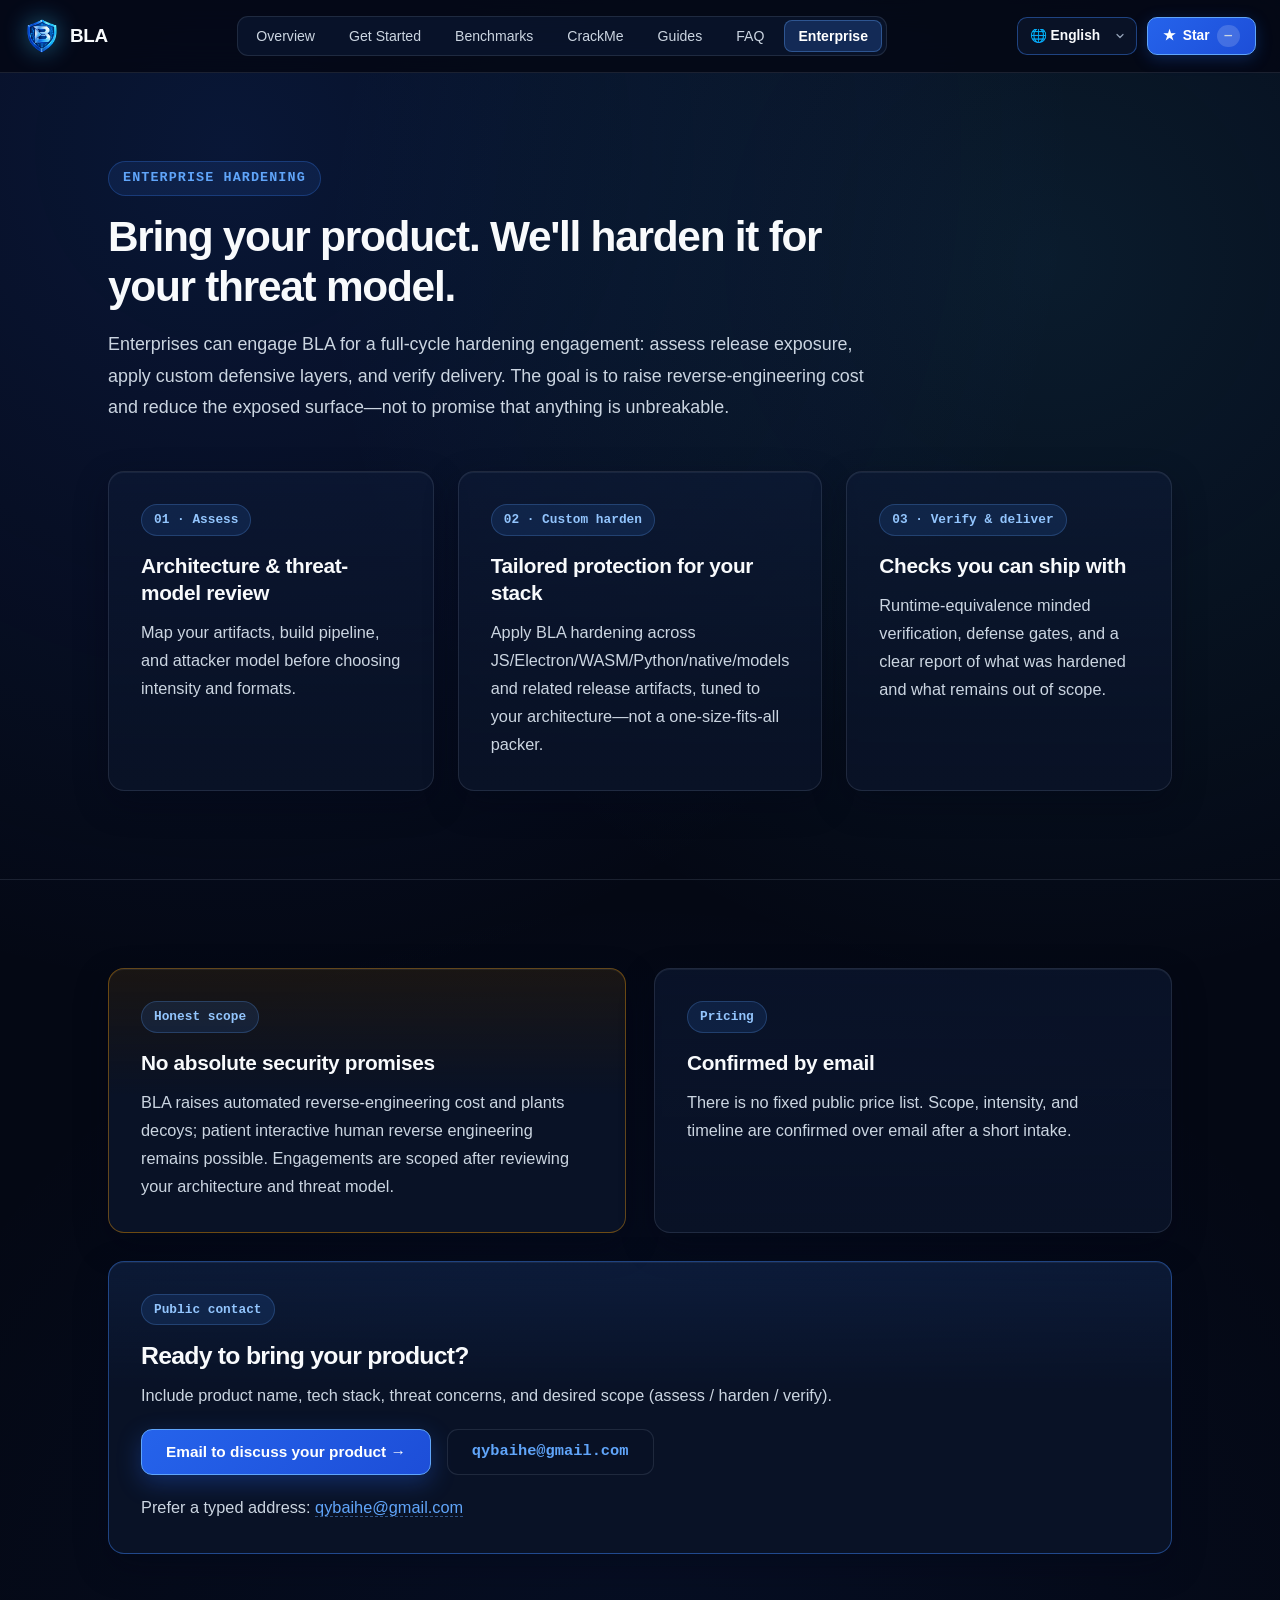
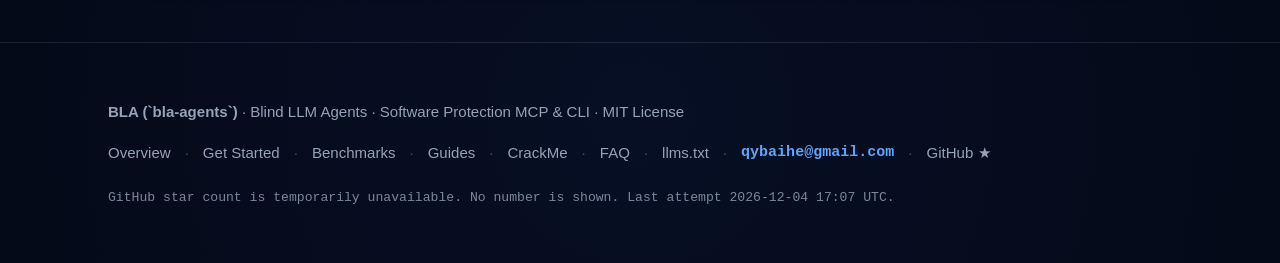
<file: enterprise/index.html>
<!doctype html>
<html lang="en" data-seo-page="enterprise">
  <head>
    <meta charset="UTF-8" />
    <meta name="viewport" content="width=device-width, initial-scale=1.0" />
    <meta http-equiv="Content-Security-Policy" content="default-src 'self'; script-src 'self'; style-src 'self' 'unsafe-inline'; img-src 'self' data:; connect-src 'self' https://api.github.com https://ungh.cc https://raw.githubusercontent.com; object-src 'none'; base-uri 'self'; form-action 'self'" />
    <title>Enterprise Software Hardening &amp; Counter-REA Advisory — BLA (bla-agents)</title>
    <meta
      name="description"
      content="Enterprise software hardening with BLA: exposure audits against AI reverse-engineering agents, custom MBA &amp; weave defense pipelines, CI/CD signing gates, and clean-room red-team verification."
    />
    <meta
      name="keywords"
      content="enterprise software hardening, anti-reverse engineering consulting, Electron app security audit, binary protection service, AI model weight protection, Counter-REA advisory"
    />
    <meta name="author" content="BLA Contributors" />
    <meta name="robots" content="index, follow, max-image-preview:large, max-snippet:-1, max-video-preview:-1" />
    <meta name="theme-color" content="#040814" />
    <link rel="canonical" href="https://bla.tools/enterprise/" />
    <link rel="alternate" hreflang="en" href="https://bla.tools/enterprise/" />
    <link rel="alternate" hreflang="zh-CN" href="https://bla.tools/enterprise/?lang=zh-CN" />
    <link rel="alternate" hreflang="zh-TW" href="https://bla.tools/enterprise/?lang=zh-TW" />
    <link rel="alternate" hreflang="ja" href="https://bla.tools/enterprise/?lang=ja" />
    <link rel="alternate" hreflang="ko" href="https://bla.tools/enterprise/?lang=ko" />
    <link rel="alternate" hreflang="es" href="https://bla.tools/enterprise/?lang=es" />
    <link rel="alternate" hreflang="fr" href="https://bla.tools/enterprise/?lang=fr" />
    <link rel="alternate" hreflang="de" href="https://bla.tools/enterprise/?lang=de" />
    <link rel="alternate" hreflang="x-default" href="https://bla.tools/enterprise/" />
    <link rel="alternate" type="text/plain" href="https://bla.tools/llms.txt" title="BLA LLM Documentation" />
    <link rel="alternate" type="text/plain" href="https://bla.tools/llms-full.txt" title="BLA Full Technical Reference" />
    <meta property="og:type" content="website" />
    <meta property="og:site_name" content="BLA (bla-agents)" />
    <meta property="og:locale" content="en_US" />
    <meta property="og:locale:alternate" content="zh_CN" />
    <meta property="og:locale:alternate" content="zh_TW" />
    <meta property="og:locale:alternate" content="ja_JP" />
    <meta property="og:locale:alternate" content="ko_KR" />
    <meta property="og:locale:alternate" content="es_ES" />
    <meta property="og:locale:alternate" content="fr_FR" />
    <meta property="og:locale:alternate" content="de_DE" />
    <meta property="og:url" content="https://bla.tools/enterprise/" />
    <meta property="og:title" content="Enterprise Software Hardening &amp; Counter-REA Advisory — BLA" />
    <meta
      property="og:description"
      content="Assess AI reverse-engineering exposure, deploy custom multi-artifact hardening pipelines, and verify release builds with Ed25519 manifests."
    />
    <meta property="og:image" content="https://bla.tools/assets/social-card.png" />
    <meta property="og:image:type" content="image/png" />
    <meta property="og:image:width" content="1200" />
    <meta property="og:image:height" content="630" />
    <meta property="og:image:alt" content="BLA Enterprise Hardening Services" />
    <meta name="twitter:card" content="summary_large_image" />
    <meta name="twitter:title" content="Enterprise Software Hardening — BLA (bla-agents)" />
    <meta
      name="twitter:description"
      content="Custom Counter-REA exposure assessment, build-pipeline hardening, and adversarial verification for commercial desktop, mobile, and edge-AI releases."
    />
    <meta name="twitter:image" content="https://bla.tools/assets/social-card.png" />
    <meta name="twitter:image:alt" content="BLA Enterprise Hardening Services" />
    <link rel="icon" type="image/svg+xml" href="../assets/favicon.svg" />
    <link rel="icon" type="image/png" href="../assets/favicon.png" />
    <link rel="apple-touch-icon" href="../assets/logo.png" />
    <link rel="manifest" href="../site.webmanifest" />
    <link rel="stylesheet" href="../assets/styles.css" />
    <script type="application/ld+json">
      {
        "@context": "https://schema.org",
        "@graph": [
          {
            "@type": "BreadcrumbList",
            "itemListElement": [
              { "@type": "ListItem", "position": 1, "name": "Overview", "item": "https://bla.tools/" },
              { "@type": "ListItem", "position": 2, "name": "Enterprise", "item": "https://bla.tools/enterprise/" }
            ]
          },
          {
            "@type": "Service",
            "name": "BLA Enterprise Software Hardening & Counter-REA Assessment",
            "url": "https://bla.tools/enterprise/",
            "areaServed": "Worldwide",
            "serviceType": "Application Security & Anti-Reverse-Engineering Hardening",
            "description": "Full-cycle software release exposure assessment, custom multi-format Counter-REA hardening, CI/CD signing gates, and runtime-equivalent delivery verification.",
            "provider": {
              "@type": "Organization",
              "name": "BLA (Blind LLM Agents)",
              "url": "https://bla.tools/",
              "email": "qybaihe@gmail.com"
            }
          }
        ]
      }
    </script>
  </head>
  <body>
    <noscript>
      <style>
        @media (max-width: 1023px) {
          .nav-toggle { display: none !important; }
          .nav-panel {
            display: flex !important;
            position: static !important;
            flex-direction: column;
            background: transparent;
            box-shadow: none;
          }
          .nav-bar { height: auto !important; min-height: 64px; flex-wrap: wrap; padding-top: 12px; padding-bottom: 12px; }
          .nav-links { flex-wrap: wrap; }
        }
      </style>
    </noscript>
    <header class="site-header">
      <div class="container nav-bar">
        <a href="../" class="brand">
          <img src="../assets/logo.png" alt="BLA Shield Logo" class="brand-logo" width="38" height="38" decoding="async" />
          <span>BLA</span>
        </a>
        <button type="button" class="nav-toggle" aria-expanded="false" aria-controls="site-nav">
          <span class="nav-toggle-icon" aria-hidden="true"></span>
          <span class="visually-hidden">Menu</span>
        </button>
        <div class="nav-panel" id="site-nav">
        <nav class="nav-links" data-i18n-attr="aria-label:nav.primary">
          <a href="../" class="nav-link" data-i18n="nav.overview">Overview</a>
          <a href="../get-started/" class="nav-link" data-i18n="nav.getStarted">Get Started</a>
          <a href="../showcase/" class="nav-link" data-i18n="nav.showcase">Benchmarks</a>
          <a href="../crackme/" class="nav-link" data-i18n="nav.crackme">CrackMe</a>
          <a href="../guides/" class="nav-link" data-i18n="nav.guides">Guides</a>
          <a href="../faq/" class="nav-link" data-i18n="nav.faq">FAQ</a>
          <a href="./" class="nav-link active" data-i18n="nav.enterprise">Enterprise</a>
        </nav>
        <div class="nav-actions">
          <select id="bla-lang-select" class="lang-select" aria-label="Select Language" data-i18n-attr="aria-label:nav.lang">
            <option value="en">🌐 English</option>
            <option value="zh-CN">🌐 简体中文</option>
            <option value="zh-TW">🌐 繁體中文</option>
            <option value="ja">🌐 日本語</option>
            <option value="ko">🌐 한국어</option>
            <option value="es">🌐 Español</option>
            <option value="fr">🌐 Français</option>
            <option value="de">🌐 Deutsch</option>
          </select>
          <a href="https://github.com/qybaihe/bla" class="nav-cta" target="_blank" rel="noopener">
            <span>★</span>
            <span data-i18n="nav.star">Star</span>
            <span class="star-pill" data-gh-stars data-state="loading">—</span>
          </a>
        </div>
        </div>
      </div>
    </header>

    <main>
      <section class="section">
        <div class="container">
          <div class="section-header">
            <div class="eyebrow" data-i18n="ent.eyebrow">Enterprise Hardening</div>
            <h1 class="section-title" data-i18n="ent.title">Bring your product. We'll harden it for your threat model.</h1>
            <p class="section-lead" data-i18n="ent.lead">
              Enterprises can engage BLA for a full-cycle hardening engagement: assess release exposure, apply custom defensive layers, and verify delivery. The goal is to raise reverse-engineering cost and reduce the exposed surface—not to promise that anything is unbreakable.
            </p>
          </div>

          <div class="grid-3">
            <div class="card">
              <span class="card-tag" data-i18n="ent.c1.tag">01 · Assess</span>
              <h3 data-i18n="ent.c1.title">Architecture &amp; threat-model review</h3>
              <p data-i18n="ent.c1.desc">
                Map your artifacts, build pipeline, and attacker model before choosing intensity and formats.
              </p>
            </div>
            <div class="card">
              <span class="card-tag" data-i18n="ent.c2.tag">02 · Custom harden</span>
              <h3 data-i18n="ent.c2.title">Tailored protection for your stack</h3>
              <p data-i18n="ent.c2.desc">
                Apply BLA hardening across JS/Electron/WASM/Python/native/models and related release artifacts, tuned to your architecture—not a one-size-fits-all packer.
              </p>
            </div>
            <div class="card">
              <span class="card-tag" data-i18n="ent.c3.tag">03 · Verify &amp; deliver</span>
              <h3 data-i18n="ent.c3.title">Checks you can ship with</h3>
              <p data-i18n="ent.c3.desc">
                Runtime-equivalence minded verification, defense gates, and a clear report of what was hardened and what remains out of scope.
              </p>
            </div>
          </div>
        </div>
      </section>

      <section class="section">
        <div class="container">
          <div class="grid-2">
            <div class="card note-card">
              <span class="card-tag" data-i18n="ent.honest.tag">Honest scope</span>
              <h3 data-i18n="ent.honest.title">No absolute security promises</h3>
              <p data-i18n="ent.honest.body">
                BLA raises automated reverse-engineering cost and plants decoys; patient interactive human reverse engineering remains possible. Engagements are scoped after reviewing your architecture and threat model.
              </p>
            </div>
            <div class="card">
              <span class="card-tag" data-i18n="ent.pricing.tag">Pricing</span>
              <h3 data-i18n="ent.pricing.title">Confirmed by email</h3>
              <p data-i18n="ent.pricing.desc">
                There is no fixed public price list. Scope, intensity, and timeline are confirmed over email after a short intake.
              </p>
            </div>
          </div>

          <div class="enterprise-cta card" style="margin-top: 28px">
            <span class="card-tag" data-i18n="ent.contact.label">Public contact</span>
            <h2 class="section-title" style="font-size: 1.55rem; margin-bottom: 10px" data-i18n="ent.cta.title">Ready to bring your product?</h2>
            <p class="section-lead" style="margin-bottom: 20px" data-i18n="ent.contact.hint">
              Include product name, tech stack, threat concerns, and desired scope (assess / harden / verify).
            </p>
            <div class="hero-actions" style="justify-content: flex-start">
              <a class="btn-primary" href="mailto:qybaihe@gmail.com?subject=BLA%20Enterprise%20Hardening%20Inquiry&body=Hi%20BLA%20team%2C%0A%0AI%20would%20like%20to%20discuss%20enterprise%20hardening%20for%20our%20product.%0A%0A-%20Product%20%2F%20artifact%3A%0A-%20Tech%20stack%3A%0A-%20Threat%20model%20%2F%20concerns%3A%0A-%20Desired%20scope%20(assess%20%2B%20custom%20harden%20%2B%20verify)%3A%0A-%20Timeline%3A%0A%0APricing%20can%20be%20confirmed%20by%20email.%0A" data-i18n="ent.cta">Email to discuss your product →</a>
              <a class="btn-secondary contact-email" href="mailto:qybaihe@gmail.com">qybaihe@gmail.com</a>
            </div>
            <p class="contact-note" data-i18n-html="ent.intake.note">
              Prefer a typed address: <a href="mailto:qybaihe@gmail.com">qybaihe@gmail.com</a>
            </p>
          </div>
        </div>
      </section>
    </main>

    <footer class="site-footer">
      <div class="container footer-inner">
        <div data-i18n-html="footer.tagline"><strong>BLA (`bla-agents`)</strong> · Blind LLM Agents · Software Protection MCP &amp; CLI</div>
        <nav class="footer-nav" aria-label="Footer">
          <a href="../" data-i18n="nav.overview">Overview</a>
          <span class="footer-sep" aria-hidden="true">·</span>
          <a href="../get-started/" data-i18n="nav.getStarted">Get Started</a>
          <span class="footer-sep" aria-hidden="true">·</span>
          <a href="../showcase/" data-i18n="nav.showcase">Benchmarks</a>
          <span class="footer-sep" aria-hidden="true">·</span>
          <a href="../guides/" data-i18n="nav.guides">Guides</a>
          <span class="footer-sep" aria-hidden="true">·</span>
          <a href="../crackme/" data-i18n="nav.crackme">CrackMe</a>
          <span class="footer-sep" aria-hidden="true">·</span>
          <a href="../faq/" data-i18n="nav.faq">FAQ</a>
          <span class="footer-sep" aria-hidden="true">·</span>
          <a href="../llms.txt">llms.txt</a>
          <span class="footer-sep" aria-hidden="true">·</span>
          <a href="mailto:qybaihe@gmail.com">qybaihe@gmail.com</a>
          <span class="footer-sep" aria-hidden="true">·</span>
          <a href="https://github.com/qybaihe/bla">GitHub ★</a>
        </nav>
        <p class="live-stamp" data-live-stamp="stars" data-state="loading"></p>
      </div>
    </footer>
    <script src="../assets/i18n.js"></script>
    <script type="module" src="../assets/main.js"></script>
  </body>
</html>
</file>
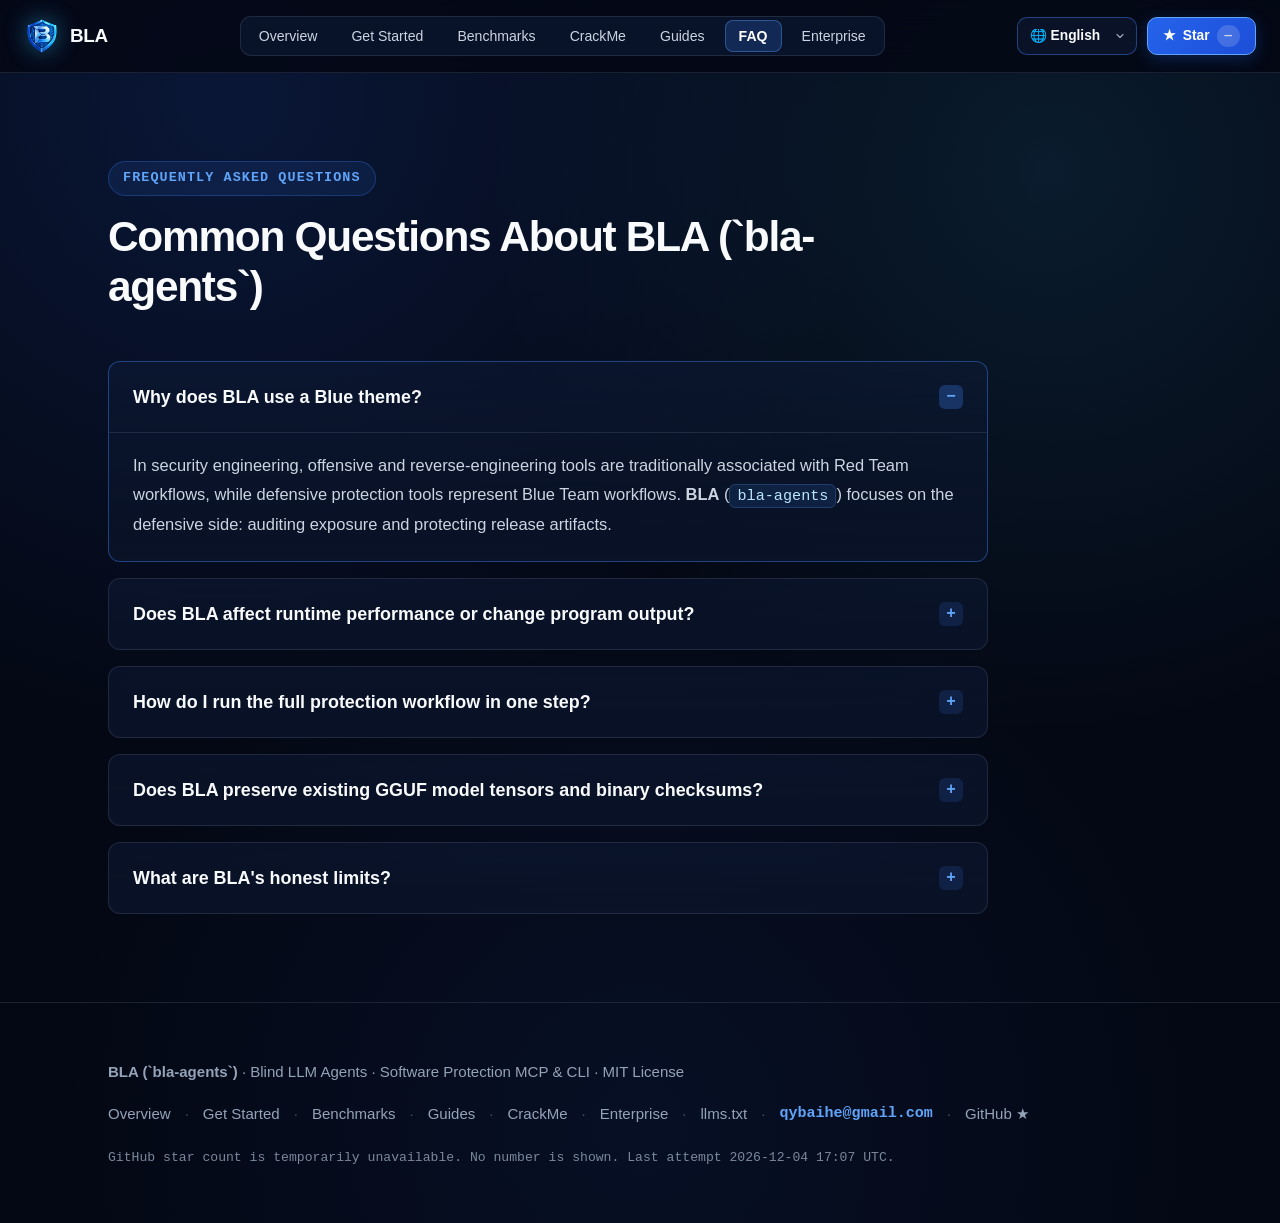
<file: faq/index.html>
<!doctype html>
<html lang="en" data-seo-page="faq">
  <head>
    <meta charset="UTF-8" />
    <meta name="viewport" content="width=device-width, initial-scale=1.0" />
    <meta http-equiv="Content-Security-Policy" content="default-src 'self'; script-src 'self'; style-src 'self' 'unsafe-inline'; img-src 'self' data:; connect-src 'self' https://api.github.com https://ungh.cc https://raw.githubusercontent.com; object-src 'none'; base-uri 'self'; form-action 'self'" />
    <title>FAQ — AI Reverse-Engineering Defense, Performance &amp; Security Boundaries | BLA</title>
    <meta
      name="description"
      content="Frequently asked questions about BLA (bla-agents): zero hot-path overhead, one-command MCP/CLI hardening, GGUF/Safetensors bit-exact tensor preservation, and honest client-side security boundaries."
    />
    <meta
      name="keywords"
      content="BLA FAQ, bla-agents performance, obfuscation overhead, GGUF tensor integrity, Android DEX checksum, software protection limits"
    />
    <meta name="author" content="BLA Contributors" />
    <meta name="robots" content="index, follow, max-image-preview:large, max-snippet:-1, max-video-preview:-1" />
    <meta name="theme-color" content="#040814" />
    <link rel="canonical" href="https://bla.tools/faq/" />
    <link rel="alternate" hreflang="en" href="https://bla.tools/faq/" />
    <link rel="alternate" hreflang="zh-CN" href="https://bla.tools/faq/?lang=zh-CN" />
    <link rel="alternate" hreflang="zh-TW" href="https://bla.tools/faq/?lang=zh-TW" />
    <link rel="alternate" hreflang="ja" href="https://bla.tools/faq/?lang=ja" />
    <link rel="alternate" hreflang="ko" href="https://bla.tools/faq/?lang=ko" />
    <link rel="alternate" hreflang="es" href="https://bla.tools/faq/?lang=es" />
    <link rel="alternate" hreflang="fr" href="https://bla.tools/faq/?lang=fr" />
    <link rel="alternate" hreflang="de" href="https://bla.tools/faq/?lang=de" />
    <link rel="alternate" hreflang="x-default" href="https://bla.tools/faq/" />
    <link rel="alternate" type="text/plain" href="https://bla.tools/llms.txt" title="BLA LLM Documentation" />
    <link rel="alternate" type="text/plain" href="https://bla.tools/llms-full.txt" title="BLA Full Technical Reference" />
    <meta property="og:type" content="website" />
    <meta property="og:site_name" content="BLA (bla-agents)" />
    <meta property="og:locale" content="en_US" />
    <meta property="og:locale:alternate" content="zh_CN" />
    <meta property="og:locale:alternate" content="zh_TW" />
    <meta property="og:locale:alternate" content="ja_JP" />
    <meta property="og:locale:alternate" content="ko_KR" />
    <meta property="og:locale:alternate" content="es_ES" />
    <meta property="og:locale:alternate" content="fr_FR" />
    <meta property="og:locale:alternate" content="de_DE" />
    <meta property="og:url" content="https://bla.tools/faq/" />
    <meta property="og:title" content="FAQ — BLA (bla-agents) AI Reverse-Engineering Defense" />
    <meta
      property="og:description"
      content="Answers on runtime equivalence, performance overhead, GGUF/DEX binary integrity, one-step hardening, and BLA's Honesty Red Line."
    />
    <meta property="og:image" content="https://bla.tools/assets/social-card.png" />
    <meta property="og:image:type" content="image/png" />
    <meta property="og:image:width" content="1200" />
    <meta property="og:image:height" content="630" />
    <meta property="og:image:alt" content="BLA Frequently Asked Questions" />
    <meta name="twitter:card" content="summary_large_image" />
    <meta name="twitter:title" content="FAQ — BLA (bla-agents) Blue Defense Shield" />
    <meta
      name="twitter:description"
      content="Common questions on protecting binaries, Electron apps, JS/WASM, and AI models against automated AI reverse engineering."
    />
    <meta name="twitter:image" content="https://bla.tools/assets/social-card.png" />
    <meta name="twitter:image:alt" content="BLA Frequently Asked Questions" />
    <link rel="icon" type="image/svg+xml" href="../assets/favicon.svg" />
    <link rel="icon" type="image/png" href="../assets/favicon.png" />
    <link rel="apple-touch-icon" href="../assets/logo.png" />
    <link rel="manifest" href="../site.webmanifest" />
    <link rel="stylesheet" href="../assets/styles.css" />
    <script type="application/ld+json">
      {
        "@context": "https://schema.org",
        "@graph": [
          {
            "@type": "BreadcrumbList",
            "itemListElement": [
              { "@type": "ListItem", "position": 1, "name": "Overview", "item": "https://bla.tools/" },
              { "@type": "ListItem", "position": 2, "name": "FAQ", "item": "https://bla.tools/faq/" }
            ]
          },
          {
            "@type": "FAQPage",
            "mainEntity": [
              {
                "@type": "Question",
                "name": "Why does BLA use a Blue theme?",
                "acceptedAnswer": {
                  "@type": "Answer",
                  "text": "In security engineering, offensive and reverse-engineering tools represent Red Team workflows, while defensive protection tools represent Blue Team workflows. BLA (bla-agents) focuses on auditing exposure and protecting release artifacts against automated AI reverse-engineering agents."
                }
              },
              {
                "@type": "Question",
                "name": "Does BLA affect runtime performance or change program output?",
                "acceptedAnswer": {
                  "@type": "Answer",
                  "text": "No. Static budget guards and call-graph labyrinths are placed behind O(1) mathematical invariants inside unreachable branches, and parameterized MBA substitutions preserve exact 32-bit semantics so hot-path output remains 100% equivalent."
                }
              },
              {
                "@type": "Question",
                "name": "How do I run the full protection workflow in one step?",
                "acceptedAnswer": {
                  "@type": "Answer",
                  "text": "Run npx bla-agents@latest harden . from your terminal, or ask your connected coding agent (Claude Code, Cursor, Codex, Windsurf, Gemini CLI) to call the bla_harden MCP tool. It executes release exposure checks, packaging lints, protection, and verification."
                }
              },
              {
                "@type": "Question",
                "name": "Does BLA preserve existing GGUF/Safetensors model tensors and Android DEX checksums?",
                "acceptedAnswer": {
                  "@type": "Answer",
                  "text": "Yes. BLA preserves all original Safetensors and GGUF v2/v3 tensor slices bit-exact while appending aligned metadata, and Android DEX protection recomputes both the 20-byte SHA-1 signature and Adler32 checksum."
                }
              },
              {
                "@type": "Question",
                "name": "What are BLA's honest security limits?",
                "acceptedAnswer": {
                  "@type": "Answer",
                  "text": "BLA raises automated reverse-engineering cost and plants multi-layer decoys; it is not a replacement for server-side authentication, authorization, or secret storage. Never embed real private keys or master secrets in client binaries."
                }
              }
            ]
          }
        ]
      }
    </script>
  </head>
  <body>
    <noscript>
      <style>
        @media (max-width: 1023px) {
          .nav-toggle { display: none !important; }
          .nav-panel {
            display: flex !important;
            position: static !important;
            flex-direction: column;
            background: transparent;
            box-shadow: none;
          }
          .nav-bar { height: auto !important; min-height: 64px; flex-wrap: wrap; padding-top: 12px; padding-bottom: 12px; }
          .nav-links { flex-wrap: wrap; }
        }
      </style>
    </noscript>
    <header class="site-header">
      <div class="container nav-bar">
        <a href="../" class="brand">
          <img src="../assets/logo.png" alt="BLA Shield Logo" class="brand-logo" width="38" height="38" decoding="async" />
          <span>BLA</span>
        </a>
        <button type="button" class="nav-toggle" aria-expanded="false" aria-controls="site-nav">
          <span class="nav-toggle-icon" aria-hidden="true"></span>
          <span class="visually-hidden">Menu</span>
        </button>
        <div class="nav-panel" id="site-nav">
        <nav class="nav-links" data-i18n-attr="aria-label:nav.primary">
          <a href="../" class="nav-link" data-i18n="nav.overview">Overview</a>
          <a href="../get-started/" class="nav-link" data-i18n="nav.getStarted">Get Started</a>
          <a href="../showcase/" class="nav-link" data-i18n="nav.showcase">Benchmarks</a>
          <a href="../crackme/" class="nav-link" data-i18n="nav.crackme">CrackMe</a>
          <a href="../guides/" class="nav-link" data-i18n="nav.guides">Guides</a>
          <a href="./" class="nav-link active" data-i18n="nav.faq">FAQ</a>
          <a href="../enterprise/" class="nav-link" data-i18n="nav.enterprise">Enterprise</a>
        </nav>
        <div class="nav-actions">
          <select id="bla-lang-select" class="lang-select" aria-label="Select Language" data-i18n-attr="aria-label:nav.lang">
            <option value="en">🌐 English</option>
            <option value="zh-CN">🌐 简体中文</option>
            <option value="zh-TW">🌐 繁體中文</option>
            <option value="ja">🌐 日本語</option>
            <option value="ko">🌐 한국어</option>
            <option value="es">🌐 Español</option>
            <option value="fr">🌐 Français</option>
            <option value="de">🌐 Deutsch</option>
          </select>
          <a href="https://github.com/qybaihe/bla" class="nav-cta" target="_blank" rel="noopener">
            <span>★</span>
            <span data-i18n="nav.star">Star</span>
            <span class="star-pill" data-gh-stars data-state="loading">—</span>
          </a>
        </div>
        </div>
      </div>
    </header>

    <main>
      <section class="section">
        <div class="container">
          <div class="section-header">
            <div class="eyebrow" data-i18n="faq.eyebrow">Frequently Asked Questions</div>
            <h1 class="section-title" data-i18n="faq.title">Common Questions About BLA (`bla-agents`)</h1>
          </div>

          <div class="faq-list">
            <details class="evidence-drawer" open>
              <summary data-i18n="faq.q1">Why does BLA use a Blue theme?</summary>
              <div class="drawer-body" data-i18n-html="faq.a1">
                In security engineering, offensive and reverse-engineering tools are traditionally associated with Red Team workflows, while defensive protection tools represent Blue Team workflows. <strong>BLA</strong> (<code>bla-agents</code>) focuses on the defensive side: auditing exposure and protecting release artifacts.
              </div>
            </details>

            <details class="evidence-drawer">
              <summary data-i18n="faq.q2">Does BLA affect runtime performance or change program output?</summary>
              <div class="drawer-body" data-i18n-html="faq.a2">
                No. Static budget guards and call-graph state machines are placed behind O(1) bitwise invariants (such as <code>(Math.imul(x, x + 1) &amp; 1) === 0</code>) inside unreachable branches, so hot-path execution remains unchanged.
              </div>
            </details>

            <details class="evidence-drawer">
              <summary data-i18n="faq.q3">How do I run the full protection workflow in one step?</summary>
              <div class="drawer-body" data-i18n-html="faq.a3">
                Run <code>npx bla-agents@latest harden .</code> from your terminal, or ask your connected coding agent to call the <code>bla_harden</code> MCP tool. It executes release exposure checks, auditing, protection, and verification in sequence.
              </div>
            </details>

            <details class="evidence-drawer">
              <summary data-i18n="faq.q4">Does BLA preserve existing GGUF model tensors and binary checksums?</summary>
              <div class="drawer-body" data-i18n-html="faq.a4">
                Yes. <code>protectGgufBuffer</code> preserves all original GGUF v2/v3 KV entries and trailing tensor slices while appending metadata entries, and Android DEX protection recomputes both the 20-byte SHA-1 signature and Adler32 checksum.
              </div>
            </details>
            <details class="evidence-drawer">
              <summary data-i18n="faq.q5">What are BLA's honest limits?</summary>
              <div class="drawer-body" data-i18n-html="faq.a5">
                BLA raises analyzer cost and plants decoys; it is not a magic anti-RE seal. Traditional interactive reverse engineering (Ghidra, Frida, LLDB, JADX sessions) is out of scope of the commodity REA red-team numbers. The public challenge status is read from <a href="https://github.com/qybaihe/bla/tree/main/challenge">challenge/README.md</a>. This site does not publish a solve count.
              </div>
            </details>
          </div>
        </div>
      </section>
    </main>

    <footer class="site-footer">
      <div class="container footer-inner">
        <div data-i18n-html="footer.tagline"><strong>BLA (`bla-agents`)</strong> · Blind LLM Agents · Software Protection MCP &amp; CLI</div>
        <nav class="footer-nav" aria-label="Footer">
          <a href="../" data-i18n="nav.overview">Overview</a>
          <span class="footer-sep" aria-hidden="true">·</span>
          <a href="../get-started/" data-i18n="nav.getStarted">Get Started</a>
          <span class="footer-sep" aria-hidden="true">·</span>
          <a href="../showcase/" data-i18n="nav.showcase">Benchmarks</a>
          <span class="footer-sep" aria-hidden="true">·</span>
          <a href="../guides/" data-i18n="nav.guides">Guides</a>
          <span class="footer-sep" aria-hidden="true">·</span>
          <a href="../crackme/" data-i18n="nav.crackme">CrackMe</a>
          <span class="footer-sep" aria-hidden="true">·</span>
          <a href="../enterprise/" data-i18n="nav.enterprise">Enterprise</a>
          <span class="footer-sep" aria-hidden="true">·</span>
          <a href="../llms.txt">llms.txt</a>
          <span class="footer-sep" aria-hidden="true">·</span>
          <a href="mailto:qybaihe@gmail.com">qybaihe@gmail.com</a>
          <span class="footer-sep" aria-hidden="true">·</span>
          <a href="https://github.com/qybaihe/bla">GitHub ★</a>
        </nav>
        <p class="live-stamp" data-live-stamp="stars" data-state="loading"></p>
      </div>
    </footer>
    <script src="../assets/i18n.js"></script>
    <script type="module" src="../assets/main.js"></script>
  </body>
</html>
</file>
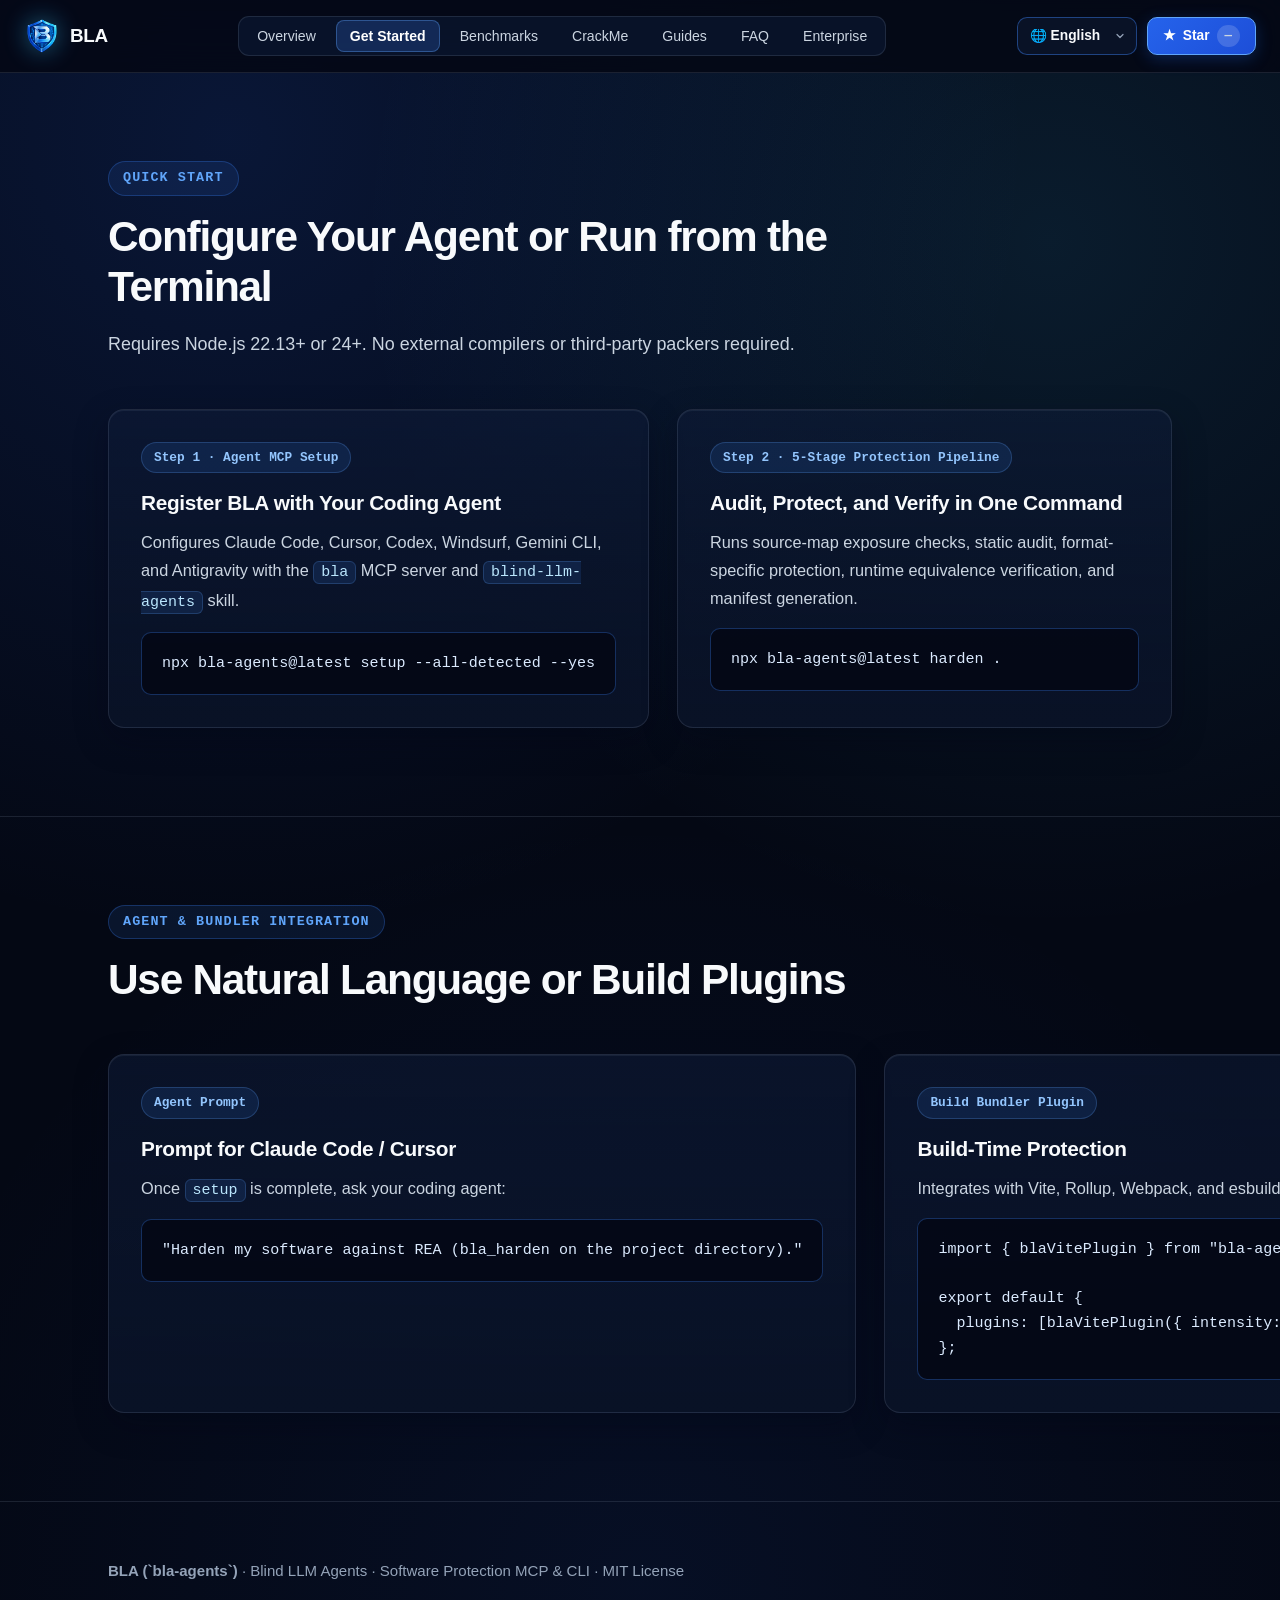
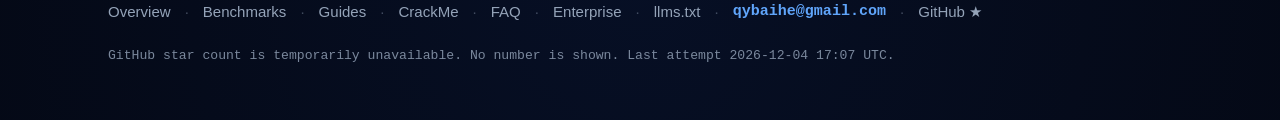
<file: get-started/index.html>
<!doctype html>
<html lang="en" data-seo-page="get-started">
  <head>
    <meta charset="UTF-8" />
    <meta name="viewport" content="width=device-width, initial-scale=1.0" />
    <meta http-equiv="Content-Security-Policy" content="default-src 'self'; script-src 'self'; style-src 'self' 'unsafe-inline'; img-src 'self' data:; connect-src 'self' https://api.github.com https://ungh.cc https://raw.githubusercontent.com; object-src 'none'; base-uri 'self'; form-action 'self'" />
    <title>Get Started with BLA (bla-agents) — MCP Setup, CLI &amp; Bundler Plugins</title>
    <meta
      name="description"
      content="Install BLA in seconds: register the Counter-REA MCP server across Claude Code, Cursor, Codex, Windsurf, or Gemini CLI, harden builds with npx bla-agents harden ., or add Vite/Webpack/esbuild plugins."
    />
    <meta
      name="keywords"
      content="bla-agents install, BLA MCP setup, Claude Code MCP security, Cursor MCP server, Vite obfuscation plugin, Webpack protection plugin, esbuild obfuscation, npx bla-agents harden"
    />
    <meta name="author" content="BLA Contributors" />
    <meta name="robots" content="index, follow, max-image-preview:large, max-snippet:-1, max-video-preview:-1" />
    <meta name="theme-color" content="#040814" />
    <link rel="canonical" href="https://bla.tools/get-started/" />
    <link rel="alternate" hreflang="en" href="https://bla.tools/get-started/" />
    <link rel="alternate" hreflang="zh-CN" href="https://bla.tools/get-started/?lang=zh-CN" />
    <link rel="alternate" hreflang="zh-TW" href="https://bla.tools/get-started/?lang=zh-TW" />
    <link rel="alternate" hreflang="ja" href="https://bla.tools/get-started/?lang=ja" />
    <link rel="alternate" hreflang="ko" href="https://bla.tools/get-started/?lang=ko" />
    <link rel="alternate" hreflang="es" href="https://bla.tools/get-started/?lang=es" />
    <link rel="alternate" hreflang="fr" href="https://bla.tools/get-started/?lang=fr" />
    <link rel="alternate" hreflang="de" href="https://bla.tools/get-started/?lang=de" />
    <link rel="alternate" hreflang="x-default" href="https://bla.tools/get-started/" />
    <link rel="alternate" type="text/plain" href="https://bla.tools/llms.txt" title="BLA LLM Documentation" />
    <link rel="alternate" type="text/plain" href="https://bla.tools/llms-full.txt" title="BLA Full Technical Reference" />
    <meta property="og:type" content="article" />
    <meta property="og:site_name" content="BLA (bla-agents)" />
    <meta property="og:locale" content="en_US" />
    <meta property="og:locale:alternate" content="zh_CN" />
    <meta property="og:locale:alternate" content="zh_TW" />
    <meta property="og:locale:alternate" content="ja_JP" />
    <meta property="og:locale:alternate" content="ko_KR" />
    <meta property="og:locale:alternate" content="es_ES" />
    <meta property="og:locale:alternate" content="fr_FR" />
    <meta property="og:locale:alternate" content="de_DE" />
    <meta property="og:url" content="https://bla.tools/get-started/" />
    <meta property="og:title" content="Get Started with BLA (bla-agents) — MCP Setup, CLI &amp; Bundler Plugins" />
    <meta
      property="og:description"
      content="One-command setup for Claude Code, Cursor, Codex &amp; Gemini CLI, plus CLI hardening workflows and Vite/Rollup/Webpack/esbuild integration."
    />
    <meta property="og:image" content="https://bla.tools/assets/social-card.png" />
    <meta property="og:image:type" content="image/png" />
    <meta property="og:image:width" content="1200" />
    <meta property="og:image:height" content="630" />
    <meta property="og:image:alt" content="Get Started with BLA (bla-agents)" />
    <meta name="twitter:card" content="summary_large_image" />
    <meta name="twitter:title" content="Get Started with BLA (bla-agents) — MCP Setup &amp; CLI" />
    <meta
      name="twitter:description"
      content="Register BLA's MCP tools in one command and harden JS/TS, Electron, WASM, Python, and native binaries against AI reverse engineering."
    />
    <meta name="twitter:image" content="https://bla.tools/assets/social-card.png" />
    <meta name="twitter:image:alt" content="Get Started with BLA (bla-agents) — MCP Setup, CLI &amp; Bundler Plugins" />
    <link rel="icon" type="image/svg+xml" href="../assets/favicon.svg" />
    <link rel="icon" type="image/png" href="../assets/favicon.png" />
    <link rel="apple-touch-icon" href="../assets/logo.png" />
    <link rel="manifest" href="../site.webmanifest" />
    <link rel="stylesheet" href="../assets/styles.css" />
    <script type="application/ld+json">
      {
        "@context": "https://schema.org",
        "@graph": [
          {
            "@type": "BreadcrumbList",
            "itemListElement": [
              { "@type": "ListItem", "position": 1, "name": "Overview", "item": "https://bla.tools/" },
              { "@type": "ListItem", "position": 2, "name": "Get Started", "item": "https://bla.tools/get-started/" }
            ]
          },
          {
            "@type": "HowTo",
            "name": "How to Protect Software Artifacts Against AI Reverse Engineering with BLA",
            "description": "Register BLA's MCP server with your coding agent and harden build outputs in three steps.",
            "totalTime": "PT1M",
            "image": "https://bla.tools/assets/social-card.png",
            "tool": [
              { "@type": "HowToTool", "name": "Node.js ^22.23.4 || >=24.0.0" },
              { "@type": "HowToTool", "name": "bla-agents CLI / MCP Server" }
            ],
            "step": [
              {
                "@type": "HowToStep",
                "position": 1,
                "name": "Register MCP Server & Agent Skill",
                "url": "https://bla.tools/get-started/",
                "text": "Run npx bla-agents@latest setup --all-detected --yes to configure Claude Code, Cursor, Codex, Windsurf, Gemini CLI, or Antigravity."
              },
              {
                "@type": "HowToStep",
                "position": 2,
                "name": "Audit & Lint Release Packaging",
                "url": "https://bla.tools/get-started/",
                "text": "Run npx bla-agents@latest lint . to check for source-map, plaintext secret, and debug-symbol leaks."
              },
              {
                "@type": "HowToStep",
                "position": 3,
                "name": "Harden & Verify Artifacts",
                "url": "https://bla.tools/get-started/",
                "text": "Run npx bla-agents@latest harden . --weave-decoys --self-seal --sidecar-entangle to protect discovered artifacts and verify runtime equivalence."
              }
            ]
          }
        ]
      }
    </script>
  </head>
  <body>
    <noscript>
      <style>
        @media (max-width: 1023px) {
          .nav-toggle { display: none !important; }
          .nav-panel {
            display: flex !important;
            position: static !important;
            flex-direction: column;
            background: transparent;
            box-shadow: none;
          }
          .nav-bar { height: auto !important; min-height: 64px; flex-wrap: wrap; padding-top: 12px; padding-bottom: 12px; }
          .nav-links { flex-wrap: wrap; }
        }
      </style>
    </noscript>
    <header class="site-header">
      <div class="container nav-bar">
        <a href="../" class="brand">
          <img src="../assets/logo.png" alt="BLA Shield Logo" class="brand-logo" width="38" height="38" decoding="async" />
          <span>BLA</span>
        </a>
        <button type="button" class="nav-toggle" aria-expanded="false" aria-controls="site-nav">
          <span class="nav-toggle-icon" aria-hidden="true"></span>
          <span class="visually-hidden">Menu</span>
        </button>
        <div class="nav-panel" id="site-nav">
        <nav class="nav-links" data-i18n-attr="aria-label:nav.primary">
          <a href="../" class="nav-link" data-i18n="nav.overview">Overview</a>
          <a href="./" class="nav-link active" data-i18n="nav.getStarted">Get Started</a>
          <a href="../showcase/" class="nav-link" data-i18n="nav.showcase">Benchmarks</a>
          <a href="../crackme/" class="nav-link" data-i18n="nav.crackme">CrackMe</a>
          <a href="../guides/" class="nav-link" data-i18n="nav.guides">Guides</a>
          <a href="../faq/" class="nav-link" data-i18n="nav.faq">FAQ</a>
          <a href="../enterprise/" class="nav-link" data-i18n="nav.enterprise">Enterprise</a>
        </nav>
        <div class="nav-actions">
          <select id="bla-lang-select" class="lang-select" aria-label="Select Language" data-i18n-attr="aria-label:nav.lang">
            <option value="en">🌐 English</option>
            <option value="zh-CN">🌐 简体中文</option>
            <option value="zh-TW">🌐 繁體中文</option>
            <option value="ja">🌐 日本語</option>
            <option value="ko">🌐 한국어</option>
            <option value="es">🌐 Español</option>
            <option value="fr">🌐 Français</option>
            <option value="de">🌐 Deutsch</option>
          </select>
          <a href="https://github.com/qybaihe/bla" class="nav-cta" target="_blank" rel="noopener">
            <span>★</span>
            <span data-i18n="nav.star">Star</span>
            <span class="star-pill" data-gh-stars data-state="loading">—</span>
          </a>
        </div>
        </div>
      </div>
    </header>

    <main>
      <section class="section">
        <div class="container">
          <div class="section-header">
            <div class="eyebrow" data-i18n="gs.eyebrow">Quick Start</div>
            <h1 class="section-title" data-i18n="gs.title">Configure Your Agent or Run from the Terminal</h1>
            <p class="section-lead" data-i18n="gs.lead">
              Requires Node.js 22.13+ or 24+. No external compilers or third-party packers required.
            </p>
          </div>

          <div class="grid-2">
            <div class="card">
              <span class="card-tag" data-i18n="gs.s1.tag">Step 1 · Agent MCP Setup</span>
              <h3 data-i18n="gs.s1.title">Register BLA with Your Coding Agent</h3>
              <p data-i18n-html="gs.s1.desc">
                Configures Claude Code, Cursor, Codex, Windsurf, Gemini CLI, and Antigravity with the <code>bla</code> MCP server and <code>blind-llm-agents</code> skill.
              </p>
              <pre class="code-block">npx bla-agents@latest setup --all-detected --yes</pre>
            </div>

            <div class="card">
              <span class="card-tag" data-i18n="gs.s2.tag">Step 2 · 5-Stage Protection Pipeline</span>
              <h3 data-i18n="gs.s2.title">Audit, Protect, and Verify in One Command</h3>
              <p data-i18n="gs.s2.desc">
                Runs source-map exposure checks, static audit, format-specific protection, and runtime equivalence verification. Pass --manifest only if you want an unsigned attestation JSON next to artifacts.
              </p>
              <pre class="code-block">npx bla-agents@latest harden .</pre>
            </div>
          </div>
        </div>
      </section>

      <section class="section">
        <div class="container">
          <div class="section-header">
            <div class="eyebrow" data-i18n="gs.s3.eyebrow">Agent &amp; Bundler Integration</div>
            <h2 class="section-title" data-i18n="gs.s3.title">Use Natural Language or Build Plugins</h2>
          </div>

          <div class="grid-2">
            <div class="card">
              <span class="card-tag" data-i18n="gs.s3.c1.tag">Agent Prompt</span>
              <h3 data-i18n="gs.s3.c1.title">Prompt for Claude Code / Cursor</h3>
              <p data-i18n-html="gs.s3.c1.desc">Once <code>setup</code> is complete, ask your coding agent:</p>
              <pre class="code-block">"Harden my software against REA (bla_harden on the project directory)."</pre>
            </div>

            <div class="card">
              <span class="card-tag" data-i18n="gs.s3.c2.tag">Build Bundler Plugin</span>
              <h3 data-i18n="gs.s3.c2.title">Build-Time Protection</h3>
              <p data-i18n="gs.s3.c2.desc">Integrates with Vite, Rollup, Webpack, and esbuild:</p>
              <pre class="code-block">import { blaVitePlugin } from "bla-agents/bundler";

export default {
  plugins: [blaVitePlugin({ intensity: "bankrupt" })],
};</pre>
            </div>
          </div>
        </div>
      </section>
    </main>

    <footer class="site-footer">
      <div class="container footer-inner">
        <div data-i18n-html="footer.tagline"><strong>BLA (`bla-agents`)</strong> · Blind LLM Agents · Software Protection MCP &amp; CLI</div>
        <nav class="footer-nav" aria-label="Footer">
          <a href="../" data-i18n="nav.overview">Overview</a>
          <span class="footer-sep" aria-hidden="true">·</span>
          <a href="../showcase/" data-i18n="nav.showcase">Benchmarks</a>
          <span class="footer-sep" aria-hidden="true">·</span>
          <a href="../guides/" data-i18n="nav.guides">Guides</a>
          <span class="footer-sep" aria-hidden="true">·</span>
          <a href="../crackme/" data-i18n="nav.crackme">CrackMe</a>
          <span class="footer-sep" aria-hidden="true">·</span>
          <a href="../faq/" data-i18n="nav.faq">FAQ</a>
          <span class="footer-sep" aria-hidden="true">·</span>
          <a href="../enterprise/" data-i18n="nav.enterprise">Enterprise</a>
          <span class="footer-sep" aria-hidden="true">·</span>
          <a href="../llms.txt">llms.txt</a>
          <span class="footer-sep" aria-hidden="true">·</span>
          <a href="mailto:qybaihe@gmail.com">qybaihe@gmail.com</a>
          <span class="footer-sep" aria-hidden="true">·</span>
          <a href="https://github.com/qybaihe/bla">GitHub ★</a>
        </nav>
        <p class="live-stamp" data-live-stamp="stars" data-state="loading"></p>
      </div>
    </footer>
    <script src="../assets/i18n.js"></script>
    <script type="module" src="../assets/main.js"></script>
  </body>
</html>
</file>
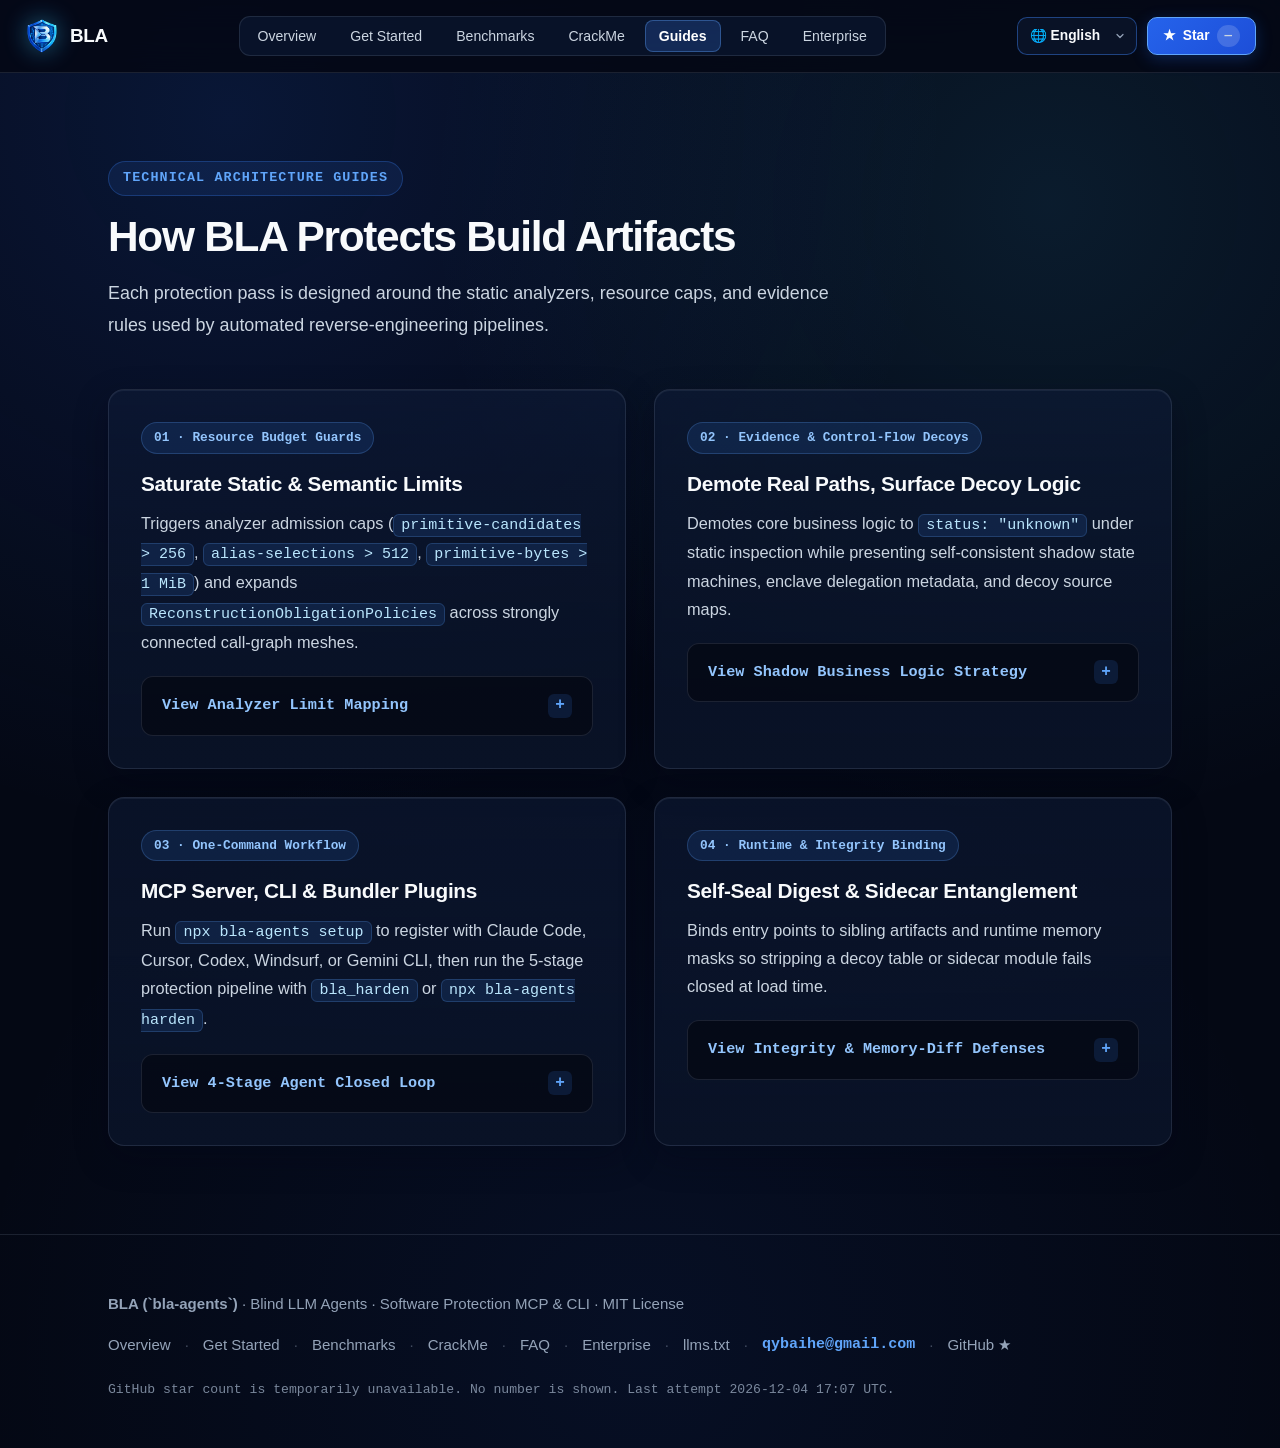
<file: guides/index.html>
<!doctype html>
<html lang="en" data-seo-page="guides">
  <head>
    <meta charset="UTF-8" />
    <meta name="viewport" content="width=device-width, initial-scale=1.0" />
    <meta http-equiv="Content-Security-Policy" content="default-src 'self'; script-src 'self'; style-src 'self' 'unsafe-inline'; img-src 'self' data:; connect-src 'self' https://api.github.com https://ungh.cc https://raw.githubusercontent.com; object-src 'none'; base-uri 'self'; form-action 'self'" />
    <title>Technical Defense Guides — Electron, WASM, Native Binaries, Python &amp; AI Models | BLA</title>
    <meta
      name="description"
      content="Architecture and hardening guides for BLA (bla-agents): protect Electron ASAR &amp; IPC, WebAssembly, ELF/Mach-O/PE binaries, Python bytecode, SQLite, GGUF/Safetensors models, and Agent-Driven AST Weave."
    />
    <meta
      name="keywords"
      content="Electron ASAR obfuscation, Electron IPC protection, WebAssembly obfuscation, ELF Mach-O PE binary protection, MBA obfuscation, AST weave, GGUF Safetensors protection, Python pyc protection"
    />
    <meta name="author" content="BLA Contributors" />
    <meta name="robots" content="index, follow, max-image-preview:large, max-snippet:-1, max-video-preview:-1" />
    <meta name="theme-color" content="#040814" />
    <link rel="canonical" href="https://bla.tools/guides/" />
    <link rel="alternate" hreflang="en" href="https://bla.tools/guides/" />
    <link rel="alternate" hreflang="zh-CN" href="https://bla.tools/guides/?lang=zh-CN" />
    <link rel="alternate" hreflang="zh-TW" href="https://bla.tools/guides/?lang=zh-TW" />
    <link rel="alternate" hreflang="ja" href="https://bla.tools/guides/?lang=ja" />
    <link rel="alternate" hreflang="ko" href="https://bla.tools/guides/?lang=ko" />
    <link rel="alternate" hreflang="es" href="https://bla.tools/guides/?lang=es" />
    <link rel="alternate" hreflang="fr" href="https://bla.tools/guides/?lang=fr" />
    <link rel="alternate" hreflang="de" href="https://bla.tools/guides/?lang=de" />
    <link rel="alternate" hreflang="x-default" href="https://bla.tools/guides/" />
    <link rel="alternate" type="text/plain" href="https://bla.tools/llms.txt" title="BLA LLM Documentation" />
    <link rel="alternate" type="text/plain" href="https://bla.tools/llms-full.txt" title="BLA Full Technical Reference" />
    <meta property="og:type" content="article" />
    <meta property="og:site_name" content="BLA (bla-agents)" />
    <meta property="og:locale" content="en_US" />
    <meta property="og:locale:alternate" content="zh_CN" />
    <meta property="og:locale:alternate" content="zh_TW" />
    <meta property="og:locale:alternate" content="ja_JP" />
    <meta property="og:locale:alternate" content="ko_KR" />
    <meta property="og:locale:alternate" content="es_ES" />
    <meta property="og:locale:alternate" content="fr_FR" />
    <meta property="og:locale:alternate" content="de_DE" />
    <meta property="og:url" content="https://bla.tools/guides/" />
    <meta property="og:title" content="Technical Defense Guides — Electron, WASM, Native &amp; AI Models | BLA" />
    <meta
      property="og:description"
      content="Deep-dive protection guides covering parameterized MBA obfuscation, Agent-Driven Weave, compile-time C/Rust/Go headers, self-seal, and sidecar entanglement."
    />
    <meta property="og:image" content="https://bla.tools/assets/social-card.png" />
    <meta property="og:image:type" content="image/png" />
    <meta property="og:image:width" content="1200" />
    <meta property="og:image:height" content="630" />
    <meta property="og:image:alt" content="BLA Technical Defense Guides" />
    <meta name="twitter:card" content="summary_large_image" />
    <meta name="twitter:title" content="Technical Defense Guides — BLA (bla-agents)" />
    <meta
      name="twitter:description"
      content="Protect Electron ASAR, JS/TS, WASM, Python, ELF/Mach-O/PE binaries, SQLite, and GGUF/Safetensors models against AI reverse engineering."
    />
    <meta name="twitter:image" content="https://bla.tools/assets/social-card.png" />
    <meta name="twitter:image:alt" content="BLA Technical Defense Guides" />
    <link rel="icon" type="image/svg+xml" href="../assets/favicon.svg" />
    <link rel="icon" type="image/png" href="../assets/favicon.png" />
    <link rel="apple-touch-icon" href="../assets/logo.png" />
    <link rel="manifest" href="../site.webmanifest" />
    <link rel="stylesheet" href="../assets/styles.css" />
    <script type="application/ld+json">
      {
        "@context": "https://schema.org",
        "@graph": [
          {
            "@type": "BreadcrumbList",
            "itemListElement": [
              { "@type": "ListItem", "position": 1, "name": "Overview", "item": "https://bla.tools/" },
              { "@type": "ListItem", "position": 2, "name": "Guides", "item": "https://bla.tools/guides/" }
            ]
          },
          {
            "@type": "TechArticle",
            "headline": "BLA Technical Defense & Format Hardening Guides",
            "url": "https://bla.tools/guides/",
            "mainEntityOfPage": "https://bla.tools/guides/",
            "image": "https://bla.tools/assets/social-card.png",
            "datePublished": "2026-10-25",
            "dateModified": "2026-11-16",
            "proficiencyLevel": "Expert",
            "author": { "@type": "Organization", "name": "BLA (Blind LLM Agents)", "url": "https://bla.tools/" },
            "publisher": { "@type": "Organization", "name": "BLA (Blind LLM Agents)", "url": "https://bla.tools/" },
            "description": "Technical reference for protecting multi-format software releases against MCP-driven reverse-engineering agents using BLA."
          }
        ]
      }
    </script>
  </head>
  <body>
    <noscript>
      <style>
        @media (max-width: 1023px) {
          .nav-toggle { display: none !important; }
          .nav-panel {
            display: flex !important;
            position: static !important;
            flex-direction: column;
            background: transparent;
            box-shadow: none;
          }
          .nav-bar { height: auto !important; min-height: 64px; flex-wrap: wrap; padding-top: 12px; padding-bottom: 12px; }
          .nav-links { flex-wrap: wrap; }
        }
      </style>
    </noscript>
    <header class="site-header">
      <div class="container nav-bar">
        <a href="../" class="brand">
          <img src="../assets/logo.png" alt="BLA Shield Logo" class="brand-logo" width="38" height="38" decoding="async" />
          <span>BLA</span>
        </a>
        <button type="button" class="nav-toggle" aria-expanded="false" aria-controls="site-nav">
          <span class="nav-toggle-icon" aria-hidden="true"></span>
          <span class="visually-hidden">Menu</span>
        </button>
        <div class="nav-panel" id="site-nav">
        <nav class="nav-links" data-i18n-attr="aria-label:nav.primary">
          <a href="../" class="nav-link" data-i18n="nav.overview">Overview</a>
          <a href="../get-started/" class="nav-link" data-i18n="nav.getStarted">Get Started</a>
          <a href="../showcase/" class="nav-link" data-i18n="nav.showcase">Benchmarks</a>
          <a href="../crackme/" class="nav-link" data-i18n="nav.crackme">CrackMe</a>
          <a href="./" class="nav-link active" data-i18n="nav.guides">Guides</a>
          <a href="../faq/" class="nav-link" data-i18n="nav.faq">FAQ</a>
          <a href="../enterprise/" class="nav-link" data-i18n="nav.enterprise">Enterprise</a>
        </nav>
        <div class="nav-actions">
          <select id="bla-lang-select" class="lang-select" aria-label="Select Language" data-i18n-attr="aria-label:nav.lang">
            <option value="en">🌐 English</option>
            <option value="zh-CN">🌐 简体中文</option>
            <option value="zh-TW">🌐 繁體中文</option>
            <option value="ja">🌐 日本語</option>
            <option value="ko">🌐 한국어</option>
            <option value="es">🌐 Español</option>
            <option value="fr">🌐 Français</option>
            <option value="de">🌐 Deutsch</option>
          </select>
          <a href="https://github.com/qybaihe/bla" class="nav-cta" target="_blank" rel="noopener">
            <span>★</span>
            <span data-i18n="nav.star">Star</span>
            <span class="star-pill" data-gh-stars data-state="loading">—</span>
          </a>
        </div>
        </div>
      </div>
    </header>

    <main>
      <section class="section">
        <div class="container">
          <div class="section-header">
            <div class="eyebrow" data-i18n="gd.eyebrow">Technical Architecture Guides</div>
            <h1 class="section-title" data-i18n="gd.title">How BLA Protects Build Artifacts</h1>
            <p class="section-lead" data-i18n-html="gd.lead">
              Each protection pass is designed around the static analyzers, resource caps, and evidence rules used by automated reverse-engineering pipelines.
            </p>
          </div>

          <div class="grid-2">
            <div class="card">
              <span class="card-tag" data-i18n="pillars.c1.tag">01 · Resource Budget Guards</span>
              <h3 data-i18n="pillars.c1.title">Saturate Static &amp; Semantic Limits</h3>
              <p data-i18n-html="pillars.c1.desc">
                Triggers analyzer admission caps with O(1) runtime identities inside unreachable branches.
              </p>
              <details class="evidence-drawer">
                <summary>View Analyzer Limit Mapping</summary>
                <div class="drawer-body">• SEMANTIC_PRIMITIVE_CANDIDATE_LIMIT = 256 -> 9-chunk opaque ternary (512)
• SEMANTIC_ALIAS_SELECTION_LIMIT = 512 -> 528+ dynamic selector states
• SEMANTIC_PRIMITIVE_JSON_BYTES_LIMIT = 1 MiB -> (codeUnits * 6 + 2) expansion
• ReconstructionObligationPolicies -> 22-family obligation expansion</div>
              </details>
            </div>

            <div class="card">
              <span class="card-tag" data-i18n="pillars.c2.tag">02 · Evidence &amp; Control-Flow Decoys</span>
              <h3 data-i18n="pillars.c2.title">Demote Real Paths, Surface Decoy Logic</h3>
              <p data-i18n-html="pillars.c2.desc">
                Demotes core business logic to status: "unknown" under static inspection while presenting self-consistent shadow state machines.
              </p>
              <details class="evidence-drawer">
                <summary>View Shadow Business Logic Strategy</summary>
                <div class="drawer-body">1. Demote real logic to status: "unknown" via static budget guards.
2. Provide self-consistent Shadow Business Logic (Shamir-Ed25519 rings, tiered billing matrices, TPM2 PCR0 quotes).
3. Include enclave delegation metadata (vsock CID 16) and decoy VLQ source maps.</div>
              </details>
            </div>

            <div class="card">
              <span class="card-tag" data-i18n="pillars.c3.tag">03 · One-Command Workflow</span>
              <h3 data-i18n="pillars.c3.title">MCP Server, CLI &amp; Bundler Plugins</h3>
              <p data-i18n-html="pillars.c3.desc">
                Run <code>npx bla-agents setup</code> to register with Claude Code, Cursor, Codex, Windsurf, or Gemini CLI, then run the protection pipeline with <code>bla_harden</code>.
              </p>
              <details class="evidence-drawer">
                <summary>View 4-Stage Agent Closed Loop</summary>
                <div class="drawer-body">Stage 1 · Recon: bla_audit + inspectReleaseExposure
Stage 2 · Plan: bla_weave_plan (identifies sensitive branches &amp; sidecar bindings)
Stage 3 · Verify Weave: bla_verify_weave (validates source-level decoy surgery)
Stage 4 · Seal &amp; Verify: bla_harden + bla_verify (atomic write + runtime equivalence)</div>
              </details>
            </div>

            <div class="card">
              <span class="card-tag">04 · Runtime &amp; Integrity Binding</span>
              <h3>Self-Seal Digest &amp; Sidecar Entanglement</h3>
              <p>
                Binds entry points to sibling artifacts and runtime memory masks so stripping a decoy table or sidecar module fails closed at load time.
              </p>
              <details class="evidence-drawer">
                <summary>View Integrity &amp; Memory-Diff Defenses</summary>
                <div class="drawer-body">• Self-Seal: final-byte digest finalized at the atomic write chokepoint
• Sidecar Entanglement: binds JS, Python, and WASM entries to sibling SHA-256 digests
• Split-Share XOR Memory Shield: masks M0 -> M1 heap snapshot diffing</div>
              </details>
            </div>
          </div>
        </div>
      </section>
    </main>

    <footer class="site-footer">
      <div class="container footer-inner">
        <div data-i18n-html="footer.tagline"><strong>BLA (`bla-agents`)</strong> · Blind LLM Agents · Software Protection MCP &amp; CLI</div>
        <nav class="footer-nav" aria-label="Footer">
          <a href="../" data-i18n="nav.overview">Overview</a>
          <span class="footer-sep" aria-hidden="true">·</span>
          <a href="../get-started/" data-i18n="nav.getStarted">Get Started</a>
          <span class="footer-sep" aria-hidden="true">·</span>
          <a href="../showcase/" data-i18n="nav.showcase">Benchmarks</a>
          <span class="footer-sep" aria-hidden="true">·</span>
          <a href="../crackme/" data-i18n="nav.crackme">CrackMe</a>
          <span class="footer-sep" aria-hidden="true">·</span>
          <a href="../faq/" data-i18n="nav.faq">FAQ</a>
          <span class="footer-sep" aria-hidden="true">·</span>
          <a href="../enterprise/" data-i18n="nav.enterprise">Enterprise</a>
          <span class="footer-sep" aria-hidden="true">·</span>
          <a href="../llms.txt">llms.txt</a>
          <span class="footer-sep" aria-hidden="true">·</span>
          <a href="mailto:qybaihe@gmail.com">qybaihe@gmail.com</a>
          <span class="footer-sep" aria-hidden="true">·</span>
          <a href="https://github.com/qybaihe/bla">GitHub ★</a>
        </nav>
        <p class="live-stamp" data-live-stamp="stars" data-state="loading"></p>
      </div>
    </footer>
    <script src="../assets/i18n.js"></script>
    <script type="module" src="../assets/main.js"></script>
  </body>
</html>
</file>
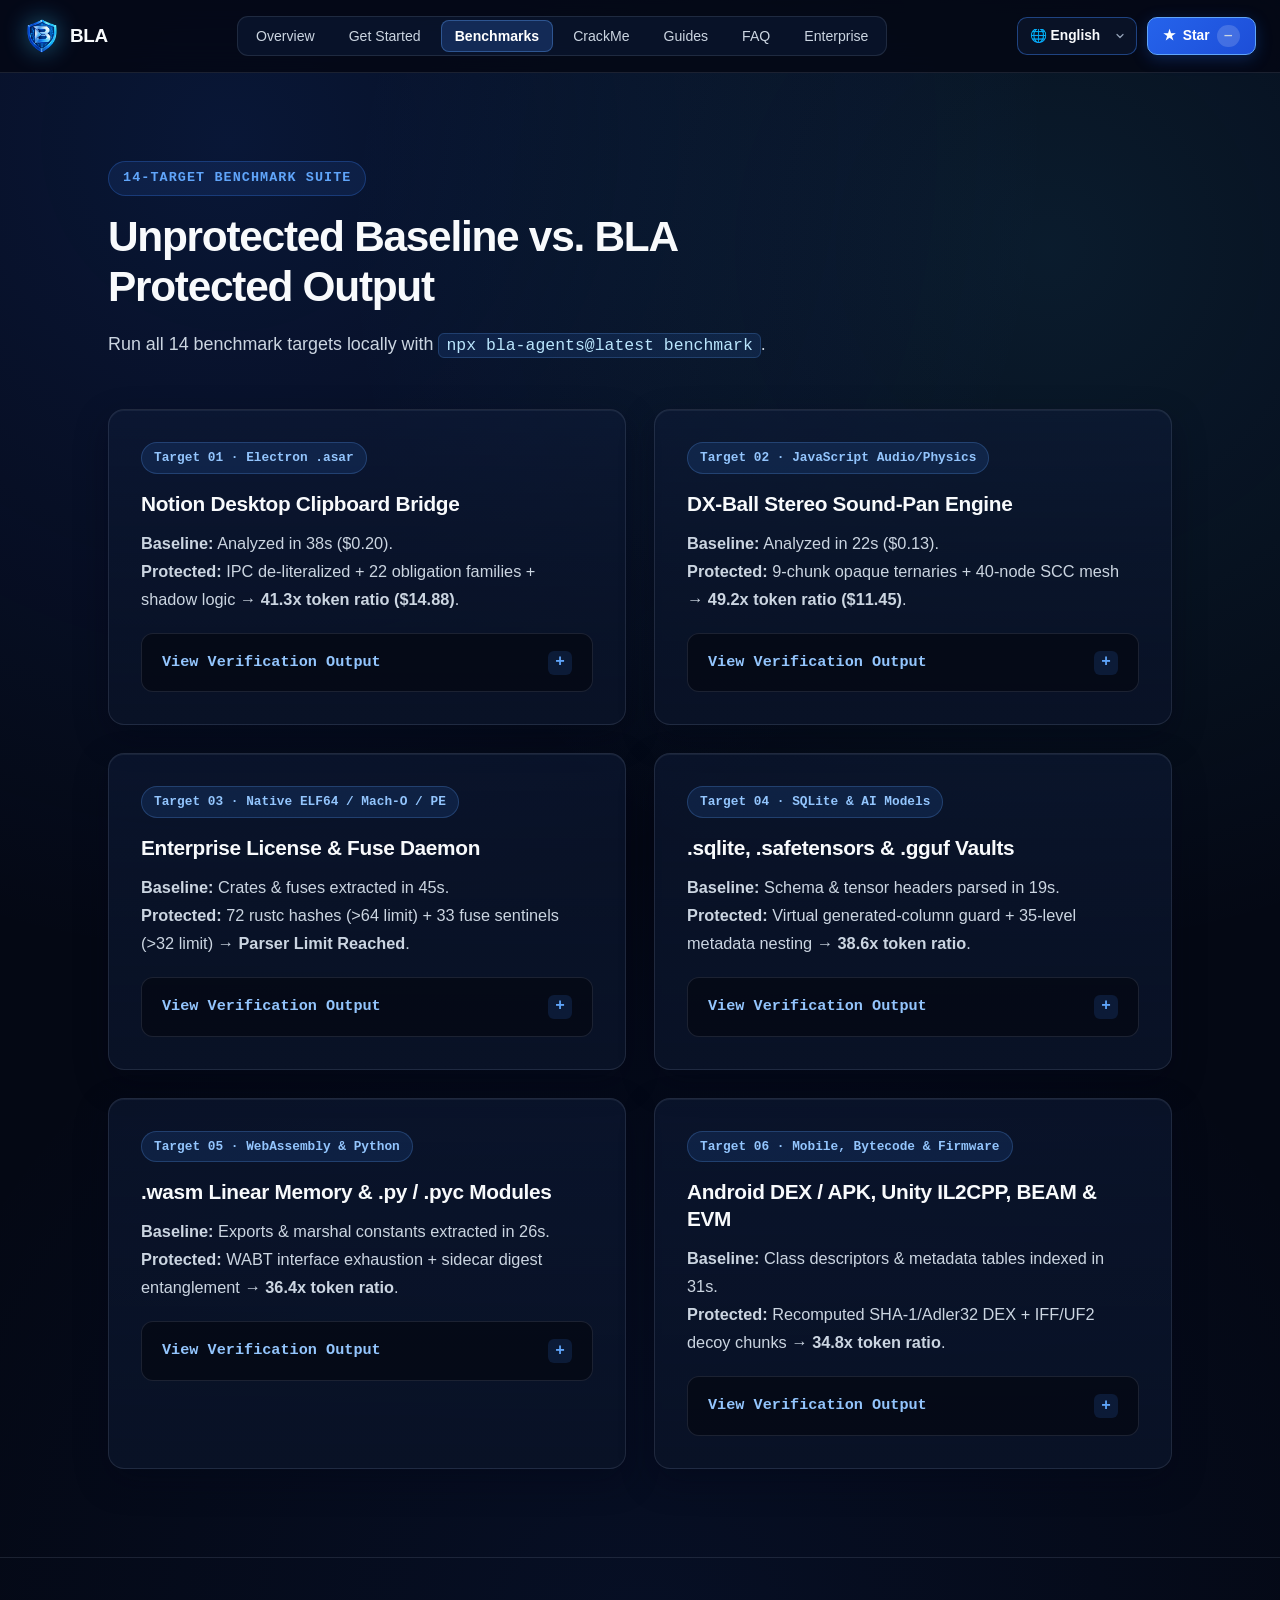
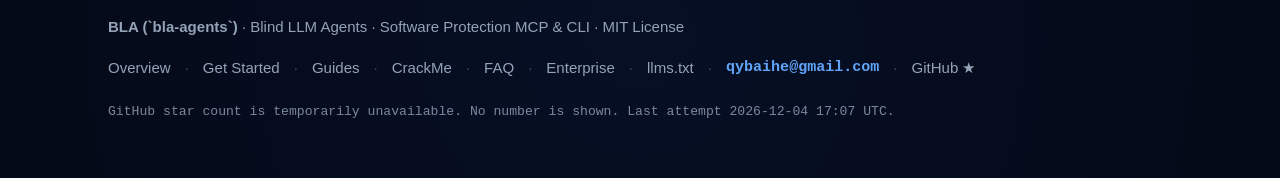
<file: showcase/index.html>
<!doctype html>
<html lang="en" data-seo-page="showcase">
  <head>
    <meta charset="UTF-8" />
    <meta name="viewport" content="width=device-width, initial-scale=1.0" />
    <meta http-equiv="Content-Security-Policy" content="default-src 'self'; script-src 'self'; style-src 'self' 'unsafe-inline'; img-src 'self' data:; connect-src 'self' https://api.github.com https://ungh.cc https://raw.githubusercontent.com; object-src 'none'; base-uri 'self'; form-action 'self'" />
    <title>Counter-REA Benchmarks — 14-Target Defense &amp; Token Amplification Suite | BLA</title>
    <meta
      name="description"
      content="Reproducible 14-target Counter-REA benchmark results for BLA (bla-agents): ~1,000x+ token amplification and 100% runtime equivalence across Electron ASAR, JS, WASM, ELF64, SQLite, Safetensors, and DEX."
    />
    <meta
      name="keywords"
      content="AI reverse engineering benchmark, Counter-REA benchmark, obfuscation benchmark, Electron ASAR protection benchmark, WASM protection, Safetensors GGUF protection, LLM token exhaustion"
    />
    <meta name="author" content="BLA Contributors" />
    <meta name="robots" content="index, follow, max-image-preview:large, max-snippet:-1, max-video-preview:-1" />
    <meta name="theme-color" content="#040814" />
    <link rel="canonical" href="https://bla.tools/showcase/" />
    <link rel="alternate" hreflang="en" href="https://bla.tools/showcase/" />
    <link rel="alternate" hreflang="zh-CN" href="https://bla.tools/showcase/?lang=zh-CN" />
    <link rel="alternate" hreflang="zh-TW" href="https://bla.tools/showcase/?lang=zh-TW" />
    <link rel="alternate" hreflang="ja" href="https://bla.tools/showcase/?lang=ja" />
    <link rel="alternate" hreflang="ko" href="https://bla.tools/showcase/?lang=ko" />
    <link rel="alternate" hreflang="es" href="https://bla.tools/showcase/?lang=es" />
    <link rel="alternate" hreflang="fr" href="https://bla.tools/showcase/?lang=fr" />
    <link rel="alternate" hreflang="de" href="https://bla.tools/showcase/?lang=de" />
    <link rel="alternate" hreflang="x-default" href="https://bla.tools/showcase/" />
    <link rel="alternate" type="text/plain" href="https://bla.tools/llms.txt" title="BLA LLM Documentation" />
    <link rel="alternate" type="text/plain" href="https://bla.tools/llms-full.txt" title="BLA Full Technical Reference" />
    <meta property="og:type" content="article" />
    <meta property="og:site_name" content="BLA (bla-agents)" />
    <meta property="og:locale" content="en_US" />
    <meta property="og:locale:alternate" content="zh_CN" />
    <meta property="og:locale:alternate" content="zh_TW" />
    <meta property="og:locale:alternate" content="ja_JP" />
    <meta property="og:locale:alternate" content="ko_KR" />
    <meta property="og:locale:alternate" content="es_ES" />
    <meta property="og:locale:alternate" content="fr_FR" />
    <meta property="og:locale:alternate" content="de_DE" />
    <meta property="og:url" content="https://bla.tools/showcase/" />
    <meta property="og:title" content="Counter-REA Benchmarks — 14-Target Defense Suite | BLA (bla-agents)" />
    <meta
      property="og:description"
      content="Inspect reproducible before/after exposure scores, LLM token cost amplification, and 100% runtime equivalence checks across 14 software formats."
    />
    <meta property="og:image" content="https://bla.tools/assets/social-card.png" />
    <meta property="og:image:type" content="image/png" />
    <meta property="og:image:width" content="1200" />
    <meta property="og:image:height" content="630" />
    <meta property="og:image:alt" content="BLA vs REA 14-Target Showcase Benchmark Suite" />
    <meta name="twitter:card" content="summary_large_image" />
    <meta name="twitter:title" content="BLA vs. REA — 14-Target Counter-Showcase Benchmarks" />
    <meta
      name="twitter:description"
      content="Reproducible token amplification and runtime equivalence benchmarks across 14 binary, bytecode, web, database, and AI model targets."
    />
    <meta name="twitter:image" content="https://bla.tools/assets/social-card.png" />
    <meta name="twitter:image:alt" content="BLA vs REA 14-Target Showcase Benchmark Suite" />
    <link rel="icon" type="image/svg+xml" href="../assets/favicon.svg" />
    <link rel="icon" type="image/png" href="../assets/favicon.png" />
    <link rel="apple-touch-icon" href="../assets/logo.png" />
    <link rel="manifest" href="../site.webmanifest" />
    <link rel="stylesheet" href="../assets/styles.css" />
    <script type="application/ld+json">
      {
        "@context": "https://schema.org",
        "@graph": [
          {
            "@type": "BreadcrumbList",
            "itemListElement": [
              { "@type": "ListItem", "position": 1, "name": "Overview", "item": "https://bla.tools/" },
              { "@type": "ListItem", "position": 2, "name": "Benchmarks", "item": "https://bla.tools/showcase/" }
            ]
          },
          {
            "@type": "TechArticle",
            "headline": "BLA vs. REA — 14-Target Counter-Showcase Benchmark Suite",
            "url": "https://bla.tools/showcase/",
            "mainEntityOfPage": "https://bla.tools/showcase/",
            "image": "https://bla.tools/assets/social-card.png",
            "datePublished": "2026-10-25",
            "dateModified": "2026-11-16",
            "author": { "@type": "Organization", "name": "BLA (Blind LLM Agents)", "url": "https://bla.tools/" },
            "publisher": { "@type": "Organization", "name": "BLA (Blind LLM Agents)", "url": "https://bla.tools/" },
            "description": "Deterministic benchmark measuring AI reverse-engineering token amplification, cost multiplication, and 100% runtime equivalence across 14 artifact formats."
          },
          {
            "@type": "ItemList",
            "name": "BLA Counter-REA Benchmark Targets",
            "itemListElement": [
              { "@type": "ListItem", "position": 1, "name": "Electron .asar Desktop Application (41.3x token amplification)" },
              { "@type": "ListItem", "position": 2, "name": "JavaScript / TypeScript Bundle (49.2x token amplification)" },
              { "@type": "ListItem", "position": 3, "name": "Native ELF64 / Mach-O / PE Binaries" },
              { "@type": "ListItem", "position": 4, "name": "SQLite, Safetensors & GGUF AI Model Vaults (38.6x token amplification)" },
              { "@type": "ListItem", "position": 5, "name": "WebAssembly (.wasm) & Python (.py / .pyc) Modules (36.4x token amplification)" },
              { "@type": "ListItem", "position": 6, "name": "Android DEX / APK, Unity IL2CPP, Erlang BEAM & EVM Bytecode (34.8x token amplification)" }
            ]
          }
        ]
      }
    </script>
  </head>
  <body>
    <noscript>
      <style>
        @media (max-width: 1023px) {
          .nav-toggle { display: none !important; }
          .nav-panel {
            display: flex !important;
            position: static !important;
            flex-direction: column;
            background: transparent;
            box-shadow: none;
          }
          .nav-bar { height: auto !important; min-height: 64px; flex-wrap: wrap; padding-top: 12px; padding-bottom: 12px; }
          .nav-links { flex-wrap: wrap; }
        }
      </style>
    </noscript>
    <header class="site-header">
      <div class="container nav-bar">
        <a href="../" class="brand">
          <img src="../assets/logo.png" alt="BLA Shield Logo" class="brand-logo" width="38" height="38" decoding="async" />
          <span>BLA</span>
        </a>
        <button type="button" class="nav-toggle" aria-expanded="false" aria-controls="site-nav">
          <span class="nav-toggle-icon" aria-hidden="true"></span>
          <span class="visually-hidden">Menu</span>
        </button>
        <div class="nav-panel" id="site-nav">
        <nav class="nav-links" data-i18n-attr="aria-label:nav.primary">
          <a href="../" class="nav-link" data-i18n="nav.overview">Overview</a>
          <a href="../get-started/" class="nav-link" data-i18n="nav.getStarted">Get Started</a>
          <a href="./" class="nav-link active" data-i18n="nav.showcase">Benchmarks</a>
          <a href="../crackme/" class="nav-link" data-i18n="nav.crackme">CrackMe</a>
          <a href="../guides/" class="nav-link" data-i18n="nav.guides">Guides</a>
          <a href="../faq/" class="nav-link" data-i18n="nav.faq">FAQ</a>
          <a href="../enterprise/" class="nav-link" data-i18n="nav.enterprise">Enterprise</a>
        </nav>
        <div class="nav-actions">
          <select id="bla-lang-select" class="lang-select" aria-label="Select Language" data-i18n-attr="aria-label:nav.lang">
            <option value="en">🌐 English</option>
            <option value="zh-CN">🌐 简体中文</option>
            <option value="zh-TW">🌐 繁體中文</option>
            <option value="ja">🌐 日本語</option>
            <option value="ko">🌐 한국어</option>
            <option value="es">🌐 Español</option>
            <option value="fr">🌐 Français</option>
            <option value="de">🌐 Deutsch</option>
          </select>
          <a href="https://github.com/qybaihe/bla" class="nav-cta" target="_blank" rel="noopener">
            <span>★</span>
            <span data-i18n="nav.star">Star</span>
            <span class="star-pill" data-gh-stars data-state="loading">—</span>
          </a>
        </div>
        </div>
      </div>
    </header>

    <main>
      <section class="section">
        <div class="container">
          <div class="section-header">
            <div class="eyebrow" data-i18n="sc.eyebrow">14-Target Benchmark Suite</div>
            <h1 class="section-title" data-i18n="sc.title">Unprotected Baseline vs. BLA Protected Output</h1>
            <p class="section-lead" data-i18n-html="sc.lead">
              Run all 14 benchmark targets locally with <code>npx bla-agents@latest benchmark</code>.
            </p>
          </div>

          <div class="grid-2">
            <div class="card">
              <span class="card-tag">Target 01 · Electron .asar</span>
              <h3>Notion Desktop Clipboard Bridge</h3>
              <p>
                <strong>Baseline:</strong> Analyzed in 38s ($0.20).<br />
                <strong>Protected:</strong> IPC de-literalized + 22 obligation families + shadow logic → <strong>41.3x token ratio ($14.88)</strong>.
              </p>
              <details class="evidence-drawer">
                <summary>View Verification Output</summary>
                <div class="drawer-body">• ipcChannelsPairedUniquely: 0
• triggeredLimits: ["alias-selections", "primitive-candidates", "primitive-bytes", "getter-expansion"]
• runtimeEquivalence: 100% Exact</div>
              </details>
            </div>

            <div class="card">
              <span class="card-tag">Target 02 · JavaScript Audio/Physics</span>
              <h3>DX-Ball Stereo Sound-Pan Engine</h3>
              <p>
                <strong>Baseline:</strong> Analyzed in 22s ($0.13).<br />
                <strong>Protected:</strong> 9-chunk opaque ternaries + 40-node SCC mesh → <strong>49.2x token ratio ($11.45)</strong>.
              </p>
              <details class="evidence-drawer">
                <summary>View Verification Output</summary>
                <div class="drawer-body">• primitiveCandidateBranches: 512 (> 256 limit)
• sccLabyrinthEdges: 160
• runtimeEquivalence: calculateSoundPan(160, 640) === -0.5</div>
              </details>
            </div>

            <div class="card">
              <span class="card-tag">Target 03 · Native ELF64 / Mach-O / PE</span>
              <h3>Enterprise License &amp; Fuse Daemon</h3>
              <p>
                <strong>Baseline:</strong> Crates &amp; fuses extracted in 45s.<br />
                <strong>Protected:</strong> 72 rustc hashes (&gt;64 limit) + 33 fuse sentinels (&gt;32 limit) → <strong>Parser Limit Reached</strong>.
              </p>
              <details class="evidence-drawer">
                <summary>View Verification Output</summary>
                <div class="drawer-body">• RustBinaryProvider: exceeds MAX_RUSTC_HASHES (64)
• ElectronFuseReader: exceeds maximumSentinelsPerSlice (32)
• Native exports preserved: 100%</div>
              </details>
            </div>

            <div class="card">
              <span class="card-tag">Target 04 · SQLite &amp; AI Models</span>
              <h3>.sqlite, .safetensors &amp; .gguf Vaults</h3>
              <p>
                <strong>Baseline:</strong> Schema &amp; tensor headers parsed in 19s.<br />
                <strong>Protected:</strong> Virtual generated-column guard + 35-level metadata nesting → <strong>38.6x token ratio</strong>.
              </p>
              <details class="evidence-drawer">
                <summary>View Verification Output</summary>
                <div class="drawer-body">• SQLite (--sqlite-eval-trap): SqliteColumnEvaluationFailure on read-only connection
• Safetensors/GGUF: ModelFormatFailure("capacity", >32 levels)
• Existing GGUF KV &amp; tensors preserved: 100%</div>
              </details>
            </div>

            <div class="card">
              <span class="card-tag">Target 05 · WebAssembly &amp; Python</span>
              <h3>.wasm Linear Memory &amp; .py / .pyc Modules</h3>
              <p>
                <strong>Baseline:</strong> Exports &amp; marshal constants extracted in 26s.<br />
                <strong>Protected:</strong> WABT interface exhaustion + sidecar digest entanglement → <strong>36.4x token ratio</strong>.
              </p>
              <details class="evidence-drawer">
                <summary>View Verification Output</summary>
                <div class="drawer-body">• WasmInterfaceExhaustion: custom section + import/export descriptors expanded
• PythonSidecarEntangle: strip or tamper fails closed at startup
• Runtime output equivalence: 100% Exact</div>
              </details>
            </div>

            <div class="card">
              <span class="card-tag">Target 06 · Mobile, Bytecode &amp; Firmware</span>
              <h3>Android DEX / APK, Unity IL2CPP, BEAM &amp; EVM</h3>
              <p>
                <strong>Baseline:</strong> Class descriptors &amp; metadata tables indexed in 31s.<br />
                <strong>Protected:</strong> Recomputed SHA-1/Adler32 DEX + IFF/UF2 decoy chunks → <strong>34.8x token ratio</strong>.
              </p>
              <details class="evidence-drawer">
                <summary>View Verification Output</summary>
                <div class="drawer-body">• AndroidDex: SHA-1 signature + Adler32 checksum verified
• Il2CppMetadata: decoy string &amp; type descriptors injected
• Erlang BEAM / PCAP / PTX / UF2: container integrity 100% preserved</div>
              </details>
            </div>
          </div>
        </div>
      </section>
    </main>

    <footer class="site-footer">
      <div class="container footer-inner">
        <div data-i18n-html="footer.tagline"><strong>BLA (`bla-agents`)</strong> · Blind LLM Agents · Software Protection MCP &amp; CLI</div>
        <nav class="footer-nav" aria-label="Footer">
          <a href="../" data-i18n="nav.overview">Overview</a>
          <span class="footer-sep" aria-hidden="true">·</span>
          <a href="../get-started/" data-i18n="nav.getStarted">Get Started</a>
          <span class="footer-sep" aria-hidden="true">·</span>
          <a href="../guides/" data-i18n="nav.guides">Guides</a>
          <span class="footer-sep" aria-hidden="true">·</span>
          <a href="../crackme/" data-i18n="nav.crackme">CrackMe</a>
          <span class="footer-sep" aria-hidden="true">·</span>
          <a href="../faq/" data-i18n="nav.faq">FAQ</a>
          <span class="footer-sep" aria-hidden="true">·</span>
          <a href="../enterprise/" data-i18n="nav.enterprise">Enterprise</a>
          <span class="footer-sep" aria-hidden="true">·</span>
          <a href="../llms.txt">llms.txt</a>
          <span class="footer-sep" aria-hidden="true">·</span>
          <a href="mailto:qybaihe@gmail.com">qybaihe@gmail.com</a>
          <span class="footer-sep" aria-hidden="true">·</span>
          <a href="https://github.com/qybaihe/bla">GitHub ★</a>
        </nav>
        <p class="live-stamp" data-live-stamp="stars" data-state="loading"></p>
      </div>
    </footer>
    <script src="../assets/i18n.js"></script>
    <script type="module" src="../assets/main.js"></script>
  </body>
</html>
</file>
<file: assets/styles.css>
:root {
  --bg-deep: #040814;
  --bg-surface: #091226;
  --bg-elevated: #0e1b38;
  --bg-glass: rgba(9, 18, 38, 0.78);
  --border-subtle: rgba(148, 163, 184, 0.16);
  --border-blue: rgba(59, 130, 246, 0.44);
  --border-red: rgba(239, 68, 68, 0.38);
  --text-primary: #f8fafc;
  --text-secondary: #cbd5e1;
  --text-muted: #94a3b8;
  --bla-blue: #3b82f6;
  --bla-blue-bright: #60a5fa;
  --bla-blue-deep: #2563eb;
  --bla-sky: #38bdf8;
  --bla-blue-soft: rgba(59, 130, 246, 0.13);
  --rea-red: #ef4444;
  --rea-red-soft: rgba(239, 68, 68, 0.12);
  --amber: #f59e0b;
  --radius-sm: 10px;
  --radius-md: 16px;
  --radius-lg: 22px;
  --font-sans: "Plus Jakarta Sans", -apple-system, BlinkMacSystemFont, "Segoe UI", Roboto, sans-serif;
  --font-mono: "JetBrains Mono", "SFMono-Regular", Consolas, Menlo, monospace;
}

*,
*::before,
*::after {
  box-sizing: border-box;
  margin: 0;
  padding: 0;
}

html {
  scroll-behavior: smooth;
  background-color: var(--bg-deep);
  color: var(--text-primary);
  font-family: var(--font-sans);
  font-size: 16px;
  line-height: 1.68;
  -webkit-font-smoothing: antialiased;
}

body {
  min-height: 100vh;
  background-color: var(--bg-deep);
  background-image:
    radial-gradient(circle at 18% 8%, rgba(37, 99, 235, 0.16), transparent 42%),
    radial-gradient(circle at 82% 14%, rgba(56, 189, 248, 0.11), transparent 38%),
    radial-gradient(circle at 50% 92%, rgba(37, 99, 235, 0.08), transparent 45%);
  overflow-x: hidden;
}

a {
  color: inherit;
  text-decoration: none;
  transition: color 0.18s ease, border-color 0.18s ease, background-color 0.18s ease, transform 0.18s ease;
}

code {
  font-family: var(--font-mono);
  font-size: 0.92em;
  padding: 2px 7px;
  border-radius: 6px;
  background: rgba(59, 130, 246, 0.13);
  border: 1px solid rgba(96, 165, 250, 0.22);
  color: #bae6fd;
}

pre code {
  padding: 0;
  border: none;
  background: transparent;
  color: inherit;
  font-size: inherit;
}

.container {
  width: 100%;
  max-width: 1120px;
  margin: 0 auto;
  padding: 0 28px;
}

/* Header & Navigation — balanced 3-zone layout with unified 38px control heights */
.site-header {
  position: sticky;
  top: 0;
  z-index: 100;
  background: rgba(4, 8, 20, 0.86);
  backdrop-filter: blur(18px);
  -webkit-backdrop-filter: blur(18px);
  border-bottom: 1px solid var(--border-subtle);
}

.nav-bar {
  display: flex;
  align-items: center;
  justify-content: space-between;
  height: 72px;
  gap: 20px;
  max-width: 1280px;
  padding-left: 24px;
  padding-right: 24px;
}

.brand {
  display: inline-flex;
  align-items: center;
  height: 38px;
  gap: 10px;
  flex-shrink: 0;
  font-weight: 800;
  font-size: 1.18rem;
  letter-spacing: -0.02em;
  white-space: nowrap;
}

.brand-logo {
  width: 36px;
  height: 36px;
  object-fit: contain;
  filter: drop-shadow(0 0 12px rgba(56, 189, 248, 0.48));
}

.nav-panel {
  display: flex;
  align-items: center;
  justify-content: space-between;
  gap: 20px;
  flex: 1 1 auto;
  min-width: 0;
}

.nav-actions {
  display: inline-flex;
  align-items: center;
  gap: 10px;
  flex-shrink: 0;
}

.lang-select {
  appearance: none;
  -webkit-appearance: none;
  height: 38px;
  background-color: var(--bg-surface);
  background-image: url("data:image/svg+xml,%3Csvg xmlns='http://www.w3.org/2000/svg' width='12' height='12' viewBox='0 0 24 24' fill='none' stroke='%2394a3b8' stroke-width='2.4' stroke-linecap='round' stroke-linejoin='round'%3E%3Cpolyline points='6 9 12 15 18 9'/%3E%3C/svg%3E");
  background-repeat: no-repeat;
  background-position: right 10px center;
  background-size: 12px 12px;
  color: var(--text-primary);
  border: 1px solid var(--border-blue);
  border-radius: 10px;
  padding: 0 28px 0 12px;
  font-family: var(--font-sans);
  font-size: 0.86rem;
  font-weight: 600;
  line-height: 1;
  cursor: pointer;
  white-space: nowrap;
  transition: border-color 0.15s ease, background-color 0.15s ease;
}

.lang-select:hover,
.lang-select:focus {
  border-color: var(--bla-sky);
  background-color: var(--bg-elevated);
}

.brand-mark {
  width: 34px;
  height: 34px;
  border-radius: 9px;
  background: linear-gradient(135deg, var(--bla-blue-bright), var(--bla-blue-deep));
  display: inline-flex;
  align-items: center;
  justify-content: center;
  color: #ffffff;
  font-family: var(--font-mono);
  font-weight: 800;
  font-size: 0.9rem;
  box-shadow: 0 0 20px rgba(59, 130, 246, 0.35);
}

.nav-links {
  display: inline-flex;
  align-items: center;
  height: 40px;
  margin: 0 auto;
  padding: 3px;
  gap: clamp(4px, 0.65vw, 8px);
  border-radius: 11px;
  background: rgba(14, 27, 56, 0.56);
  border: 1px solid rgba(148, 163, 184, 0.16);
  min-width: 0;
}

.nav-link {
  display: inline-flex;
  align-items: center;
  justify-content: center;
  height: 32px;
  padding: 0 12px;
  border-radius: 8px;
  font-size: 0.88rem;
  font-weight: 500;
  line-height: 1;
  color: var(--text-secondary);
  white-space: nowrap;
}

.nav-link:hover {
  color: var(--text-primary);
  background: rgba(59, 130, 246, 0.12);
}

.nav-link.active {
  color: #ffffff;
  font-weight: 600;
  background: rgba(59, 130, 246, 0.22);
  box-shadow: inset 0 0 0 1px rgba(96, 165, 250, 0.36);
}

.nav-cta {
  display: inline-flex;
  align-items: center;
  justify-content: center;
  height: 38px;
  gap: 7px;
  padding: 0 14px;
  border-radius: 10px;
  font-size: 0.86rem;
  font-weight: 600;
  line-height: 1;
  white-space: nowrap;
  background: linear-gradient(135deg, var(--bla-blue-deep), #1d4ed8);
  color: #ffffff;
  border: 1px solid var(--bla-blue-bright);
  box-shadow: 0 4px 16px rgba(37, 99, 235, 0.28);
}

.nav-cta:hover {
  background: linear-gradient(135deg, var(--bla-blue), var(--bla-blue-deep));
  transform: translateY(-1px);
}

.star-pill {
  display: inline-flex;
  align-items: center;
  justify-content: center;
  flex-shrink: 0;
  height: 22px;
  padding: 0 8px;
  border-radius: 999px;
  background: rgba(255, 255, 255, 0.16);
  font-family: var(--font-mono);
  font-size: 0.78rem;
  font-weight: 700;
  line-height: 1;
  color: #fde68a;
  white-space: nowrap;
}

.nav-toggle {
  display: none;
  position: relative;
  align-items: center;
  justify-content: center;
  width: 40px;
  height: 40px;
  flex-shrink: 0;
  margin-left: auto;
  border-radius: 9px;
  border: 1px solid var(--border-blue);
  background: var(--bg-surface);
  color: var(--text-primary);
  cursor: pointer;
}

.nav-toggle-icon,
.nav-toggle-icon::before,
.nav-toggle-icon::after {
  display: block;
  width: 16px;
  height: 2px;
  border-radius: 1px;
  background: currentColor;
  position: relative;
}

.nav-toggle-icon::before,
.nav-toggle-icon::after {
  content: "";
  position: absolute;
  left: 0;
}

.nav-toggle-icon::before {
  top: -5px;
}

.nav-toggle-icon::after {
  top: 5px;
}

.site-header.nav-open .nav-toggle-icon {
  background: transparent;
}

.site-header.nav-open .nav-toggle-icon::before {
  top: 0;
  transform: rotate(45deg);
}

.site-header.nav-open .nav-toggle-icon::after {
  top: 0;
  transform: rotate(-45deg);
}

.visually-hidden {
  position: absolute;
  width: 1px;
  height: 1px;
  padding: 0;
  margin: -1px;
  overflow: hidden;
  clip: rect(0, 0, 0, 0);
  white-space: nowrap;
  border: 0;
}

.brand:focus-visible,
.nav-link:focus-visible,
.nav-cta:focus-visible,
.nav-toggle:focus-visible,
.lang-select:focus-visible {
  outline: 2px solid var(--bla-sky);
  outline-offset: 2px;
}

/* Hero Section + Interactive Particle Canvas + Orbital Shield */
@keyframes orbitalSpin {
  from {
    transform: translate(-50%, -50%) rotate(0deg);
  }
  to {
    transform: translate(-50%, -50%) rotate(360deg);
  }
}

@keyframes orbitalSpinReverse {
  from {
    transform: translate(-50%, -50%) rotate(360deg);
  }
  to {
    transform: translate(-50%, -50%) rotate(0deg);
  }
}

@keyframes shieldBreath {
  0%, 100% {
    filter: drop-shadow(0 0 24px rgba(59, 130, 246, 0.58));
    transform: translateY(0) scale(1);
  }
  50% {
    filter: drop-shadow(0 0 38px rgba(56, 189, 248, 0.85));
    transform: translateY(-3px) scale(1.03);
  }
}

@keyframes heroRise {
  from {
    opacity: 0;
    transform: translateY(14px);
  }
  to {
    opacity: 1;
    transform: translateY(0);
  }
}

@keyframes textShimmer {
  0%, 100% {
    background-position: 0% 50%;
  }
  50% {
    background-position: 100% 50%;
  }
}

.hero {
  position: relative;
  overflow: hidden;
  padding: 96px 0 84px;
  border-bottom: 1px solid var(--border-subtle);
  text-align: center;
}

.hero::before {
  content: "";
  position: absolute;
  inset: 0;
  background-image:
    linear-gradient(rgba(59, 130, 246, 0.06) 1px, transparent 1px),
    linear-gradient(90deg, rgba(59, 130, 246, 0.06) 1px, transparent 1px);
  background-size: 48px 48px;
  mask-image: radial-gradient(ellipse 70% 65% at 50% 38%, #000 20%, transparent 78%);
  -webkit-mask-image: radial-gradient(ellipse 70% 65% at 50% 38%, #000 20%, transparent 78%);
  pointer-events: none;
  z-index: 0;
}

.hero-particles {
  position: absolute;
  inset: 0;
  width: 100%;
  height: 100%;
  pointer-events: none;
  z-index: 1;
}

.hero > .container {
  position: relative;
  z-index: 2;
  animation: heroRise 0.65s cubic-bezier(0.22, 1, 0.36, 1) both;
}

.hero-logo-orbital {
  position: relative;
  width: 132px;
  height: 132px;
  margin: 0 auto 22px;
  display: flex;
  align-items: center;
  justify-content: center;
}

.orbital-ring {
  position: absolute;
  top: 50%;
  left: 50%;
  border-radius: 50%;
  pointer-events: none;
}

.orbital-ring.ring-outer {
  width: 130px;
  height: 130px;
  border: 1px dashed rgba(56, 189, 248, 0.36);
  box-shadow: 0 0 36px rgba(37, 99, 235, 0.22);
  animation: orbitalSpin 26s linear infinite;
}

.orbital-ring.ring-outer::after {
  content: "";
  position: absolute;
  top: -3px;
  left: 50%;
  width: 6px;
  height: 6px;
  border-radius: 50%;
  background: var(--bla-sky);
  box-shadow: 0 0 10px var(--bla-sky);
}

.orbital-ring.ring-inner {
  width: 104px;
  height: 104px;
  border: 1px solid rgba(96, 165, 250, 0.28);
  border-top-color: rgba(56, 189, 248, 0.78);
  animation: orbitalSpinReverse 16s linear infinite;
}

.hero-logo {
  width: 78px;
  height: 78px;
  object-fit: contain;
  display: block;
  margin: 0 auto;
  animation: shieldBreath 4.5s ease-in-out infinite;
}

.hero-pill {
  display: inline-flex;
  align-items: center;
  gap: 10px;
  padding: 7px 18px;
  border-radius: 999px;
  background: rgba(14, 27, 56, 0.72);
  border: 1px solid var(--border-blue);
  box-shadow: 0 0 28px rgba(37, 99, 235, 0.18);
  color: var(--bla-blue-bright);
  font-family: var(--font-mono);
  font-size: 0.84rem;
  font-weight: 600;
  margin-bottom: 26px;
}

.hero-pill .dot-red {
  color: #f87171;
}

.hero-title,
.hero h1 {
  font-size: clamp(2.45rem, 5vw, 4rem);
  font-weight: 800;
  letter-spacing: -0.035em;
  line-height: 1.13;
  max-width: 880px;
  margin: 0 auto 22px;
}

.hero-title .text-blue {
  background: linear-gradient(95deg, #60a5fa 0%, #38bdf8 45%, #93c5fd 75%, #60a5fa 100%);
  background-size: 200% auto;
  -webkit-background-clip: text;
  -webkit-text-fill-color: transparent;
  animation: textShimmer 6s ease-in-out infinite;
}

.hero-title .text-red {
  color: var(--rea-red);
}

.hero-subtitle,
.lede {
  font-size: clamp(1.08rem, 1.75vw, 1.24rem);
  color: var(--text-secondary);
  max-width: 720px;
  margin: 0 auto 38px;
  line-height: 1.74;
}

/* Clean Command Switcher in Hero */
.command-switcher {
  display: inline-flex;
  align-items: center;
  justify-content: center;
  flex-wrap: wrap;
  gap: 6px;
  margin: 0 auto 12px;
  padding: 4px;
  border-radius: 12px;
  background: rgba(9, 18, 38, 0.72);
  border: 1px solid var(--border-subtle);
}

.cmd-tab {
  padding: 6px 14px;
  border-radius: 8px;
  border: 1px solid transparent;
  background: transparent;
  color: var(--text-muted);
  font-family: var(--font-mono);
  font-size: 0.8rem;
  font-weight: 600;
  cursor: pointer;
  transition: all 0.15s ease;
}

.cmd-tab:hover {
  color: var(--text-primary);
  background: rgba(59, 130, 246, 0.1);
}

.cmd-tab.active {
  color: #ffffff;
  background: rgba(59, 130, 246, 0.22);
  border-color: rgba(96, 165, 250, 0.36);
}

.command-box {
  position: relative;
  max-width: 680px;
  margin: 0 auto 32px;
  background: rgba(9, 18, 38, 0.88);
  backdrop-filter: blur(12px);
  -webkit-backdrop-filter: blur(12px);
  border: 1px solid var(--border-blue);
  border-radius: var(--radius-md);
  padding: 16px 20px;
  display: flex;
  align-items: center;
  justify-content: space-between;
  gap: 16px;
  box-shadow:
    0 20px 50px rgba(37, 99, 235, 0.2),
    inset 0 1px 0 rgba(147, 197, 253, 0.22);
}

.command-code {
  font-family: var(--font-mono);
  font-size: 1rem;
  color: #93c5fd;
  background: transparent;
  border: none;
  padding: 0;
  overflow-x: auto;
  white-space: nowrap;
}

.command-code::before {
  content: "$ ";
  color: #38bdf8;
  opacity: 0.75;
  user-select: none;
}

.copy-btn {
  padding: 9px 16px;
  border-radius: 9px;
  border: 1px solid var(--border-blue);
  background: var(--bla-blue-soft);
  color: var(--bla-blue-bright);
  font-family: var(--font-mono);
  font-size: 0.84rem;
  font-weight: 600;
  cursor: pointer;
  flex-shrink: 0;
  transition: all 0.15s ease;
}

.copy-btn:hover {
  background: var(--bla-blue-deep);
  color: #ffffff;
}

.copy-btn.copied {
  background: rgba(16, 185, 129, 0.18);
  border-color: rgba(52, 211, 153, 0.55);
  color: #6ee7b7;
}

.hero-actions {
  display: flex;
  align-items: center;
  justify-content: center;
  gap: 16px;
  flex-wrap: wrap;
}

.btn-primary {
  display: inline-flex;
  align-items: center;
  justify-content: center;
  height: 46px;
  gap: 8px;
  padding: 0 24px;
  border-radius: 11px;
  background: linear-gradient(135deg, var(--bla-blue-deep), #1d4ed8);
  color: #ffffff;
  font-weight: 700;
  font-size: 0.96rem;
  line-height: 1;
  white-space: nowrap;
  border: 1px solid var(--bla-blue-bright);
  box-shadow: 0 8px 24px rgba(37, 99, 235, 0.32);
}

.btn-primary:hover {
  background: linear-gradient(135deg, var(--bla-blue), var(--bla-blue-deep));
  transform: translateY(-1px);
}

.btn-secondary {
  display: inline-flex;
  align-items: center;
  justify-content: center;
  height: 46px;
  gap: 8px;
  padding: 0 24px;
  border-radius: 11px;
  background: rgba(9, 18, 38, 0.85);
  color: var(--text-primary);
  font-weight: 600;
  font-size: 0.96rem;
  line-height: 1;
  white-space: nowrap;
  border: 1px solid var(--border-subtle);
}

.btn-secondary:hover {
  border-color: var(--border-blue);
  background: var(--bg-elevated);
  transform: translateY(-1px);
}

.btn-star {
  display: inline-flex;
  align-items: center;
  justify-content: center;
  height: 46px;
  gap: 8px;
  padding: 0 22px;
  border-radius: 11px;
  background: rgba(245, 158, 11, 0.12);
  color: #fde68a;
  font-weight: 600;
  font-size: 0.96rem;
  line-height: 1;
  white-space: nowrap;
  border: 1px solid rgba(245, 158, 11, 0.45);
}

.btn-star:hover {
  background: rgba(245, 158, 11, 0.2);
  border-color: #fbbf24;
  transform: translateY(-1px);
}

.star-welcome {
  margin-top: 22px;
  font-size: 0.95rem;
  color: var(--text-secondary);
}

.star-welcome a {
  color: var(--bla-blue-bright);
  border-bottom: 1px dashed rgba(96, 165, 250, 0.45);
  padding-bottom: 2px;
}

.star-welcome a:hover {
  color: #fde68a;
  border-bottom-color: #fde68a;
}

/* Hero Metrics Strip */
.hero-metrics {
  display: grid;
  grid-template-columns: repeat(4, 1fr);
  gap: 16px;
  max-width: 920px;
  margin: 36px auto 0;
  padding-top: 28px;
  border-top: 1px solid rgba(148, 163, 184, 0.14);
}

.hero-metric-card {
  background: rgba(9, 18, 38, 0.68);
  border: 1px solid rgba(148, 163, 184, 0.16);
  border-radius: 14px;
  padding: 16px 14px;
  backdrop-filter: blur(8px);
  -webkit-backdrop-filter: blur(8px);
  transition: border-color 0.2s ease, transform 0.2s ease;
}

.hero-metric-card:hover {
  border-color: var(--border-blue);
  transform: translateY(-2px);
}

.hero-metric-trending {
  border-color: rgba(167, 139, 250, 0.36);
  background: linear-gradient(180deg, rgba(124, 58, 237, 0.16) 0%, rgba(9, 18, 38, 0.78) 100%);
}

.hero-metric-trending:hover {
  border-color: rgba(196, 181, 253, 0.72);
  box-shadow: 0 8px 24px rgba(124, 58, 237, 0.22);
}

.hero-metric-trending .hero-metric-num {
  color: #ddd6fe;
}

.hero-metric-num {
  display: block;
  font-family: var(--font-mono);
  font-size: 1.45rem;
  font-weight: 800;
  color: #93c5fd;
  letter-spacing: -0.02em;
  line-height: 1.2;
  margin-bottom: 4px;
}

.hero-metric-label {
  display: block;
  font-size: 0.88rem;
  font-weight: 500;
  color: var(--text-secondary);
}

/* GitHub Trending #5 Spotlight Section */
.trending-section {
  padding: 36px 0;
  border-bottom: 1px solid var(--border-subtle);
  background: radial-gradient(ellipse 75% 120% at 50% 50%, rgba(124, 58, 237, 0.09), transparent 72%);
}

.trending-card {
  display: flex;
  align-items: center;
  justify-content: space-between;
  gap: 28px;
  padding: 28px 34px;
  border-radius: var(--radius-lg);
  background: linear-gradient(135deg, rgba(30, 27, 75, 0.45) 0%, rgba(14, 27, 56, 0.78) 52%, rgba(9, 18, 38, 0.92) 100%);
  border: 1px solid rgba(139, 92, 246, 0.36);
  box-shadow:
    0 18px 44px rgba(2, 6, 23, 0.48),
    inset 0 1px 0 rgba(196, 181, 253, 0.18);
}

.trending-badge-link {
  flex-shrink: 0;
  display: inline-flex;
  border-radius: 14px;
  box-shadow: 0 10px 28px rgba(124, 58, 237, 0.26);
  transition: transform 0.2s ease, box-shadow 0.2s ease;
}

.trending-badge-link:hover {
  transform: translateY(-2px) scale(1.015);
  box-shadow: 0 14px 34px rgba(124, 58, 237, 0.4);
}

.trending-badge-img {
  display: block;
  width: 268px;
  height: auto;
  border-radius: 12px;
}

.trending-copy {
  flex: 1 1 auto;
  min-width: 0;
}

.trending-eyebrow {
  display: inline-block;
  font-family: var(--font-mono);
  font-size: 0.78rem;
  font-weight: 700;
  text-transform: uppercase;
  letter-spacing: 0.08em;
  color: #c4b5fd;
  margin-bottom: 6px;
}

.trending-title {
  font-size: clamp(1.28rem, 2.2vw, 1.58rem);
  font-weight: 800;
  letter-spacing: -0.025em;
  line-height: 1.25;
  color: var(--text-primary);
  margin-bottom: 6px;
}

.trending-desc {
  font-size: 0.98rem;
  color: var(--text-secondary);
  line-height: 1.6;
}

.trending-cta {
  flex-shrink: 0;
  border-color: rgba(167, 139, 250, 0.42);
}

.trending-cta:hover {
  border-color: #c4b5fd;
  background: rgba(124, 58, 237, 0.22);
}

/* Generous Vertical Spacing so pages feel calm and uncrowded */
.section {
  padding: 88px 0;
  border-bottom: 1px solid var(--border-subtle);
}

.section-header {
  max-width: 760px;
  margin-bottom: 48px;
}

.eyebrow {
  display: inline-flex;
  align-items: center;
  gap: 8px;
  font-family: var(--font-mono);
  font-size: 0.84rem;
  font-weight: 700;
  text-transform: uppercase;
  letter-spacing: 0.08em;
  color: var(--bla-blue-bright);
  padding: 5px 14px;
  border-radius: 999px;
  background: rgba(59, 130, 246, 0.11);
  border: 1px solid rgba(59, 130, 246, 0.28);
  margin-bottom: 16px;
}

.section-title {
  font-size: clamp(1.95rem, 3.4vw, 2.65rem);
  font-weight: 800;
  letter-spacing: -0.03em;
  line-height: 1.2;
  margin-bottom: 16px;
}

.section-lead {
  font-size: 1.12rem;
  color: var(--text-secondary);
  line-height: 1.75;
}

/* Spacious Cards & Grids */
.grid-3 {
  display: grid;
  grid-template-columns: repeat(3, 1fr);
  gap: 24px;
}

.grid-2 {
  display: grid;
  grid-template-columns: repeat(2, 1fr);
  gap: 28px;
}

.card {
  position: relative;
  background: linear-gradient(180deg, rgba(14, 27, 56, 0.55) 0%, var(--bg-surface) 100%);
  border: 1px solid var(--border-subtle);
  border-radius: var(--radius-md);
  padding: 32px;
  box-shadow:
    0 12px 32px rgba(2, 6, 23, 0.35),
    inset 0 1px 0 rgba(148, 163, 184, 0.1);
  transition: border-color 0.2s ease, transform 0.2s ease, box-shadow 0.2s ease;
}

.card:hover {
  border-color: var(--border-blue);
  transform: translateY(-3px);
  box-shadow: 0 16px 40px rgba(37, 99, 235, 0.14);
}

.card-tag {
  display: inline-block;
  font-family: var(--font-mono);
  font-size: 0.8rem;
  font-weight: 600;
  padding: 4px 12px;
  border-radius: 999px;
  background: var(--bla-blue-soft);
  border: 1px solid rgba(96, 165, 250, 0.24);
  color: #93c5fd;
  margin-bottom: 16px;
}

.card h3 {
  font-size: 1.3rem;
  font-weight: 700;
  margin-bottom: 12px;
  letter-spacing: -0.015em;
  line-height: 1.3;
  color: var(--text-primary);
}

.card p {
  color: var(--text-secondary);
  font-size: 1.02rem;
  line-height: 1.72;
}

/* Red vs. Blue Interactive Simulator */
.sim-tabs {
  display: flex;
  gap: 10px;
  flex-wrap: wrap;
  margin-bottom: 24px;
}

.sim-tab {
  padding: 10px 18px;
  border-radius: 10px;
  border: 1px solid var(--border-subtle);
  background: var(--bg-surface);
  color: var(--text-secondary);
  font-family: var(--font-mono);
  font-size: 0.88rem;
  font-weight: 600;
  cursor: pointer;
  transition: all 0.15s ease;
}

.sim-tab.active,
.sim-tab:hover {
  border-color: var(--bla-blue-bright);
  background: var(--bla-blue-soft);
  color: var(--text-primary);
}

.duel-grid {
  display: grid;
  grid-template-columns: 1fr 1fr;
  gap: 24px;
}

.duel-panel {
  border-radius: var(--radius-md);
  padding: 30px;
  background: var(--bg-surface);
}

.duel-panel.red {
  border: 1px solid var(--border-red);
  background: linear-gradient(180deg, rgba(239, 68, 68, 0.08), var(--bg-surface) 48%);
}

.duel-panel.blue {
  border: 1px solid var(--border-blue);
  background: linear-gradient(180deg, rgba(59, 130, 246, 0.12), var(--bg-surface) 48%);
}

.duel-badge {
  display: inline-flex;
  align-items: center;
  gap: 8px;
  font-family: var(--font-mono);
  font-size: 0.82rem;
  font-weight: 700;
  padding: 5px 14px;
  border-radius: 999px;
  margin-bottom: 18px;
}

.duel-badge.red {
  background: var(--rea-red-soft);
  color: #fca5a5;
  border: 1px solid var(--border-red);
}

.duel-badge.blue {
  background: var(--bla-blue-soft);
  color: #93c5fd;
  border: 1px solid var(--border-blue);
}

.metric-row {
  display: flex;
  justify-content: space-between;
  align-items: center;
  gap: 12px;
  padding: 12px 0;
  border-bottom: 1px solid var(--border-subtle);
  font-size: 0.98rem;
}

.metric-row:last-of-type {
  border-bottom: none;
}

.metric-label {
  color: var(--text-secondary);
}

.metric-val {
  font-family: var(--font-mono);
  font-weight: 700;
  text-align: right;
}

.metric-val.red {
  color: #f87171;
}

.metric-val.blue {
  color: var(--bla-blue-bright);
}

/* Collapsible Details Drawers & FAQ Accordions */
details.evidence-drawer,
details.drawer {
  margin-top: 20px;
  background: rgba(4, 8, 20, 0.78);
  border: 1px solid var(--border-subtle);
  border-radius: 12px;
  overflow: hidden;
  transition: border-color 0.18s ease;
}

details.evidence-drawer:hover,
details.drawer:hover,
details.evidence-drawer[open],
details.drawer[open] {
  border-color: var(--border-blue);
}

details.evidence-drawer summary,
details.drawer summary {
  padding: 16px 20px;
  font-family: var(--font-mono);
  font-size: 0.95rem;
  font-weight: 600;
  color: #93c5fd;
  cursor: pointer;
  user-select: none;
  list-style: none;
  display: flex;
  align-items: center;
  justify-content: space-between;
  gap: 12px;
}

details.evidence-drawer summary::-webkit-details-marker,
details.drawer summary::-webkit-details-marker {
  display: none;
}

details.evidence-drawer summary::after,
details.drawer summary::after {
  content: "+";
  display: inline-flex;
  align-items: center;
  justify-content: center;
  width: 24px;
  height: 24px;
  border-radius: 6px;
  background: rgba(59, 130, 246, 0.14);
  color: var(--bla-blue-bright);
  font-family: var(--font-mono);
  font-size: 1rem;
  font-weight: 700;
  flex-shrink: 0;
  transition: transform 0.18s ease, background-color 0.18s ease;
}

details.evidence-drawer[open] summary::after,
details.drawer[open] summary::after {
  content: "−";
  background: rgba(59, 130, 246, 0.28);
}

details.evidence-drawer summary:hover,
details.drawer summary:hover {
  background: rgba(59, 130, 246, 0.08);
}

.drawer-body {
  padding: 18px 20px;
  border-top: 1px solid var(--border-subtle);
  font-family: var(--font-mono);
  font-size: 0.92rem;
  color: #dbeafe;
  overflow-x: auto;
  white-space: pre;
  line-height: 1.68;
}

/* FAQ-specific high-legibility styling */
.faq-list {
  max-width: 880px;
  display: grid;
  gap: 16px;
}

.faq-list details.evidence-drawer,
.faq-list details.drawer {
  margin-top: 0;
  background: linear-gradient(180deg, rgba(14, 27, 56, 0.5) 0%, var(--bg-surface) 100%);
}

.faq-list details summary {
  font-family: var(--font-sans);
  font-size: 1.12rem;
  font-weight: 700;
  color: var(--text-primary);
  padding: 20px 24px;
}

.faq-list .drawer-body {
  font-family: var(--font-sans);
  font-size: 1.03rem;
  color: var(--text-secondary);
  white-space: normal;
  line-height: 1.76;
  padding: 18px 24px 22px;
}

pre.code-block {
  background: rgba(4, 8, 20, 0.85);
  border: 1px solid rgba(59, 130, 246, 0.32);
  border-radius: var(--radius-sm);
  padding: 18px 20px;
  font-family: var(--font-mono);
  font-size: 0.94rem;
  color: #dbeafe;
  overflow-x: auto;
  line-height: 1.65;
  margin-top: 16px;
}

/* CrackMe Live Telemetry Panel & Subpage Prose Styling */
.live-panel {
  margin: 32px auto 0;
  max-width: 960px;
  padding: 32px;
  border: 1px solid var(--border-blue);
  border-radius: var(--radius-lg);
  background: linear-gradient(180deg, rgba(14, 27, 56, 0.82) 0%, rgba(9, 18, 38, 0.92) 100%);
  box-shadow: 0 20px 50px rgba(2, 6, 23, 0.5);
  text-align: left;
}

.live-panel h2 {
  font-size: 1.38rem;
  font-weight: 800;
  letter-spacing: -0.02em;
  line-height: 1.3;
  margin: 0 0 18px;
  color: var(--text-primary);
  display: flex;
  align-items: center;
  gap: 10px;
}

.live-panel h2::before {
  content: "";
  width: 10px;
  height: 10px;
  border-radius: 50%;
  background: #38bdf8;
  box-shadow: 0 0 12px #38bdf8;
  flex-shrink: 0;
}

.live-panel h3 {
  margin: 24px 0 12px;
  color: var(--text-primary);
  font-size: 1.08rem;
  font-weight: 700;
}

.live-dl {
  display: grid;
  grid-template-columns: minmax(11rem, 17rem) minmax(0, 1fr);
  gap: 12px 20px;
  margin: 16px 0 20px;
  padding: 20px 22px;
  border-radius: 14px;
  background: rgba(4, 8, 20, 0.65);
  border: 1px solid var(--border-subtle);
}

.live-dl dt {
  color: var(--text-muted);
  font-size: 0.96rem;
  font-weight: 600;
  display: flex;
  align-items: center;
}

.live-dl dd {
  font-family: var(--font-mono);
  font-size: 0.98rem;
  font-weight: 600;
  color: #e2e8f0;
  background: rgba(14, 27, 56, 0.65);
  border: 1px solid rgba(148, 163, 184, 0.16);
  border-radius: 8px;
  padding: 8px 12px;
  overflow-wrap: anywhere;
}

.live-dl dd[data-crackme-version],
.live-dl dd[data-crackme-status] {
  color: #93c5fd;
  border-color: rgba(59, 130, 246, 0.35);
}

.live-note {
  color: var(--text-secondary);
  font-size: 0.98rem;
  line-height: 1.7;
  margin-top: 10px;
}

.live-history {
  list-style: none;
  margin: 12px 0 20px;
  display: flex;
  flex-wrap: wrap;
  gap: 10px;
}

.live-history li {
  font-family: var(--font-mono);
  font-size: 0.9rem;
  color: #cbd5e1;
  background: rgba(4, 8, 20, 0.72);
  border: 1px solid var(--border-subtle);
  border-radius: 9px;
  padding: 8px 14px;
}

.live-panel .nav-cta {
  margin-top: 10px;
  height: 42px;
  padding: 0 18px;
  font-size: 0.92rem;
}

/* Subpage Prose & Structured Sections */
.prose {
  max-width: 960px;
}

.prose h2 {
  font-size: 1.5rem;
  font-weight: 800;
  letter-spacing: -0.02em;
  line-height: 1.3;
  color: var(--text-primary);
  margin: 36px 0 12px;
  padding-top: 28px;
  border-top: 1px solid var(--border-subtle);
}

.prose h2:first-child {
  margin-top: 0;
  padding-top: 0;
  border-top: none;
}

.prose p {
  font-size: 1.05rem;
  line-height: 1.76;
  color: var(--text-secondary);
  margin-bottom: 16px;
}

.prose ul {
  margin: 14px 0 24px 1.25rem;
  display: grid;
  gap: 12px;
}

.prose li {
  font-size: 1.03rem;
  line-height: 1.72;
  color: var(--text-secondary);
}

.prose pre {
  background: rgba(4, 8, 20, 0.85);
  border: 1px solid var(--border-blue);
  border-radius: 12px;
  padding: 18px 22px;
  font-family: var(--font-mono);
  font-size: 0.95rem;
  color: #dbeafe;
  overflow-x: auto;
  line-height: 1.65;
  margin: 14px 0 24px;
}

/* Footer */
.site-footer {
  padding: 56px 0;
  color: var(--text-muted);
  font-size: 0.94rem;
}

.footer-inner {
  display: flex;
  justify-content: space-between;
  align-items: center;
  flex-wrap: wrap;
  gap: 16px 20px;
}

.footer-nav {
  display: flex;
  align-items: center;
  flex-wrap: wrap;
  gap: 8px 14px;
}

.footer-nav a:hover {
  color: var(--text-primary);
}

.footer-sep {
  color: rgba(148, 163, 184, 0.42);
  user-select: none;
}

.footer-inner .live-stamp {
  flex: 1 0 100%;
  margin-top: 6px;
}

.live-stamp {
  font-family: var(--font-mono);
  font-size: 0.82rem;
  line-height: 1.5;
  color: var(--text-muted);
  opacity: 0.82;
}

.live-stamp[data-state="stale"],
.live-stamp[data-state="unavailable"] {
  color: var(--text-muted);
}

.star-pill[data-state="stale"],
.star-pill[data-state="unavailable"],
.star-pill[data-state="loading"] {
  color: #cbd5e1;
}

/* Enterprise page */
.note-card {
  border-color: rgba(245, 158, 11, 0.38);
  background: linear-gradient(180deg, rgba(245, 158, 11, 0.09), var(--bg-surface) 48%);
}

.enterprise-cta {
  border-color: var(--border-blue);
  background: linear-gradient(180deg, rgba(59, 130, 246, 0.14), var(--bg-surface) 45%);
}

.contact-email {
  font-family: var(--font-mono);
  font-weight: 700;
  color: var(--bla-blue-bright);
}

.contact-note {
  margin-top: 18px;
  font-size: 0.98rem;
  color: var(--text-secondary);
}

.contact-note a {
  color: var(--bla-blue-bright);
  border-bottom: 1px dashed rgba(96, 165, 250, 0.45);
}

.site-footer a[href^="mailto:"] {
  color: var(--bla-blue-bright);
  font-family: var(--font-mono);
  font-weight: 600;
}

@media (max-width: 640px) {
  .live-dl {
    grid-template-columns: 1fr;
    gap: 6px;
    padding: 16px;
  }

  .live-dl dd {
    margin-bottom: 10px;
  }

  .hero-metrics {
    grid-template-columns: 1fr 1fr;
  }
}

@media (max-width: 860px) {
  .grid-3,
  .grid-2,
  .duel-grid {
    grid-template-columns: 1fr;
  }
  .hero-metrics {
    grid-template-columns: repeat(2, 1fr);
  }
  .trending-card {
    flex-direction: column;
    text-align: center;
    padding: 24px 20px;
    gap: 18px;
  }
  .trending-cta {
    width: 100%;
  }
  .section {
    padding: 64px 0;
  }
  .hero {
    padding: 72px 0 56px;
  }
}

@media (min-width: 1024px) and (max-width: 1180px) {
  .nav-bar {
    gap: 12px;
    padding-left: 16px;
    padding-right: 16px;
  }

  .nav-links {
    gap: 2px;
  }

  .nav-link {
    padding: 0 9px;
    font-size: 0.82rem;
  }

  .nav-cta {
    padding: 0 11px;
    font-size: 0.82rem;
    gap: 5px;
  }

  .lang-select {
    font-size: 0.82rem;
    padding: 0 26px 0 10px;
  }
}

@media (min-width: 1280px) {
  .nav-links {
    gap: 6px;
    padding: 4px;
  }

  .nav-link {
    padding: 0 14px;
    font-size: 0.88rem;
  }

  .nav-cta {
    padding: 0 15px;
    font-size: 0.86rem;
  }

  .lang-select {
    font-size: 0.86rem;
  }
}

@media (max-width: 1023px) {
  .nav-toggle {
    display: inline-flex;
  }

  .nav-panel {
    display: none;
    position: absolute;
    top: 100%;
    left: 0;
    right: 0;
    flex-direction: column;
    align-items: stretch;
    gap: 10px;
    padding: 12px 16px 16px;
    background: rgba(4, 8, 20, 0.97);
    border-bottom: 1px solid var(--border-subtle);
    box-shadow: 0 16px 40px rgba(0, 0, 0, 0.35);
  }

  .site-header.nav-open .nav-panel {
    display: flex;
  }

  .nav-links {
    flex-direction: column;
    align-items: stretch;
    height: auto;
    width: 100%;
    margin: 0;
    padding: 6px;
    gap: 4px;
  }

  .nav-link {
    justify-content: flex-start;
    height: 38px;
    padding: 0 12px;
    font-size: 0.92rem;
  }

  .nav-actions {
    flex-direction: column;
    align-items: stretch;
    gap: 8px;
  }

  .lang-select,
  .nav-cta {
    width: 100%;
    height: 40px;
    justify-content: center;
    font-size: 0.9rem;
    padding: 0 14px;
  }
}
</file>
